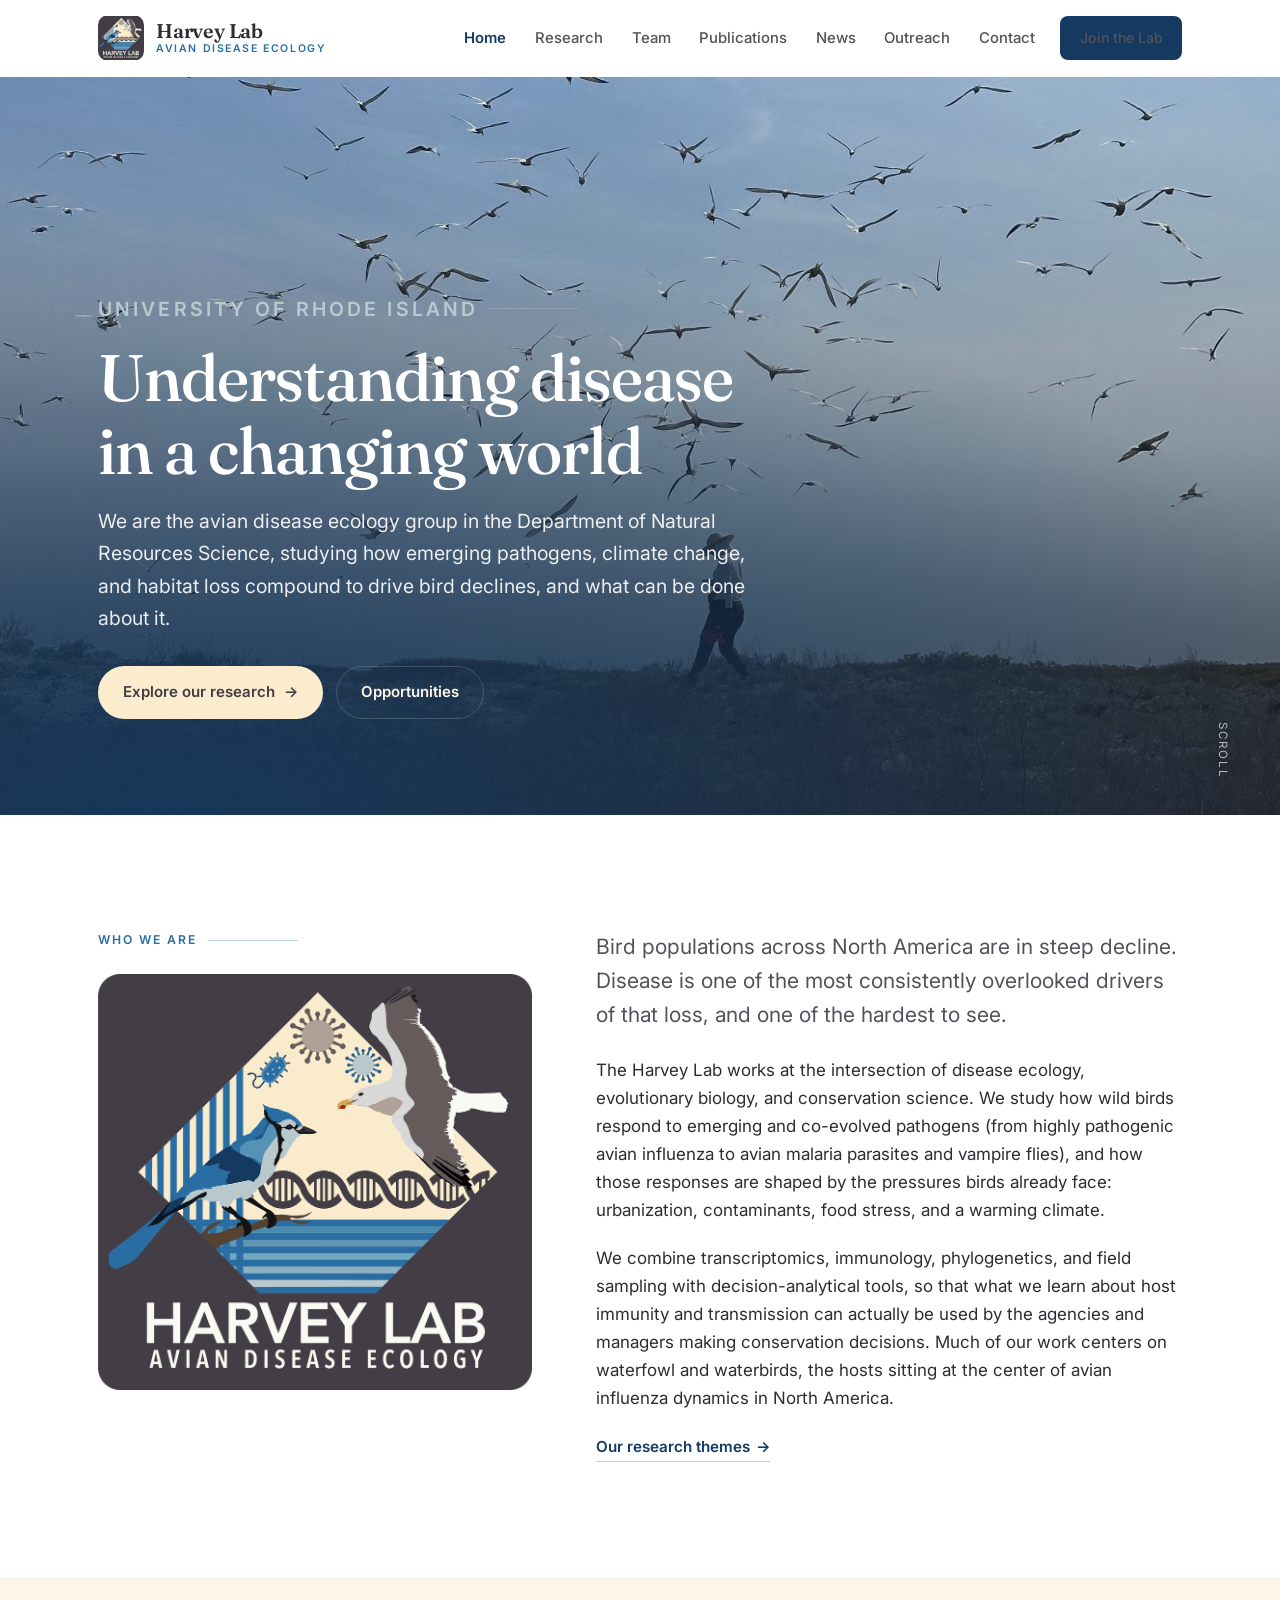
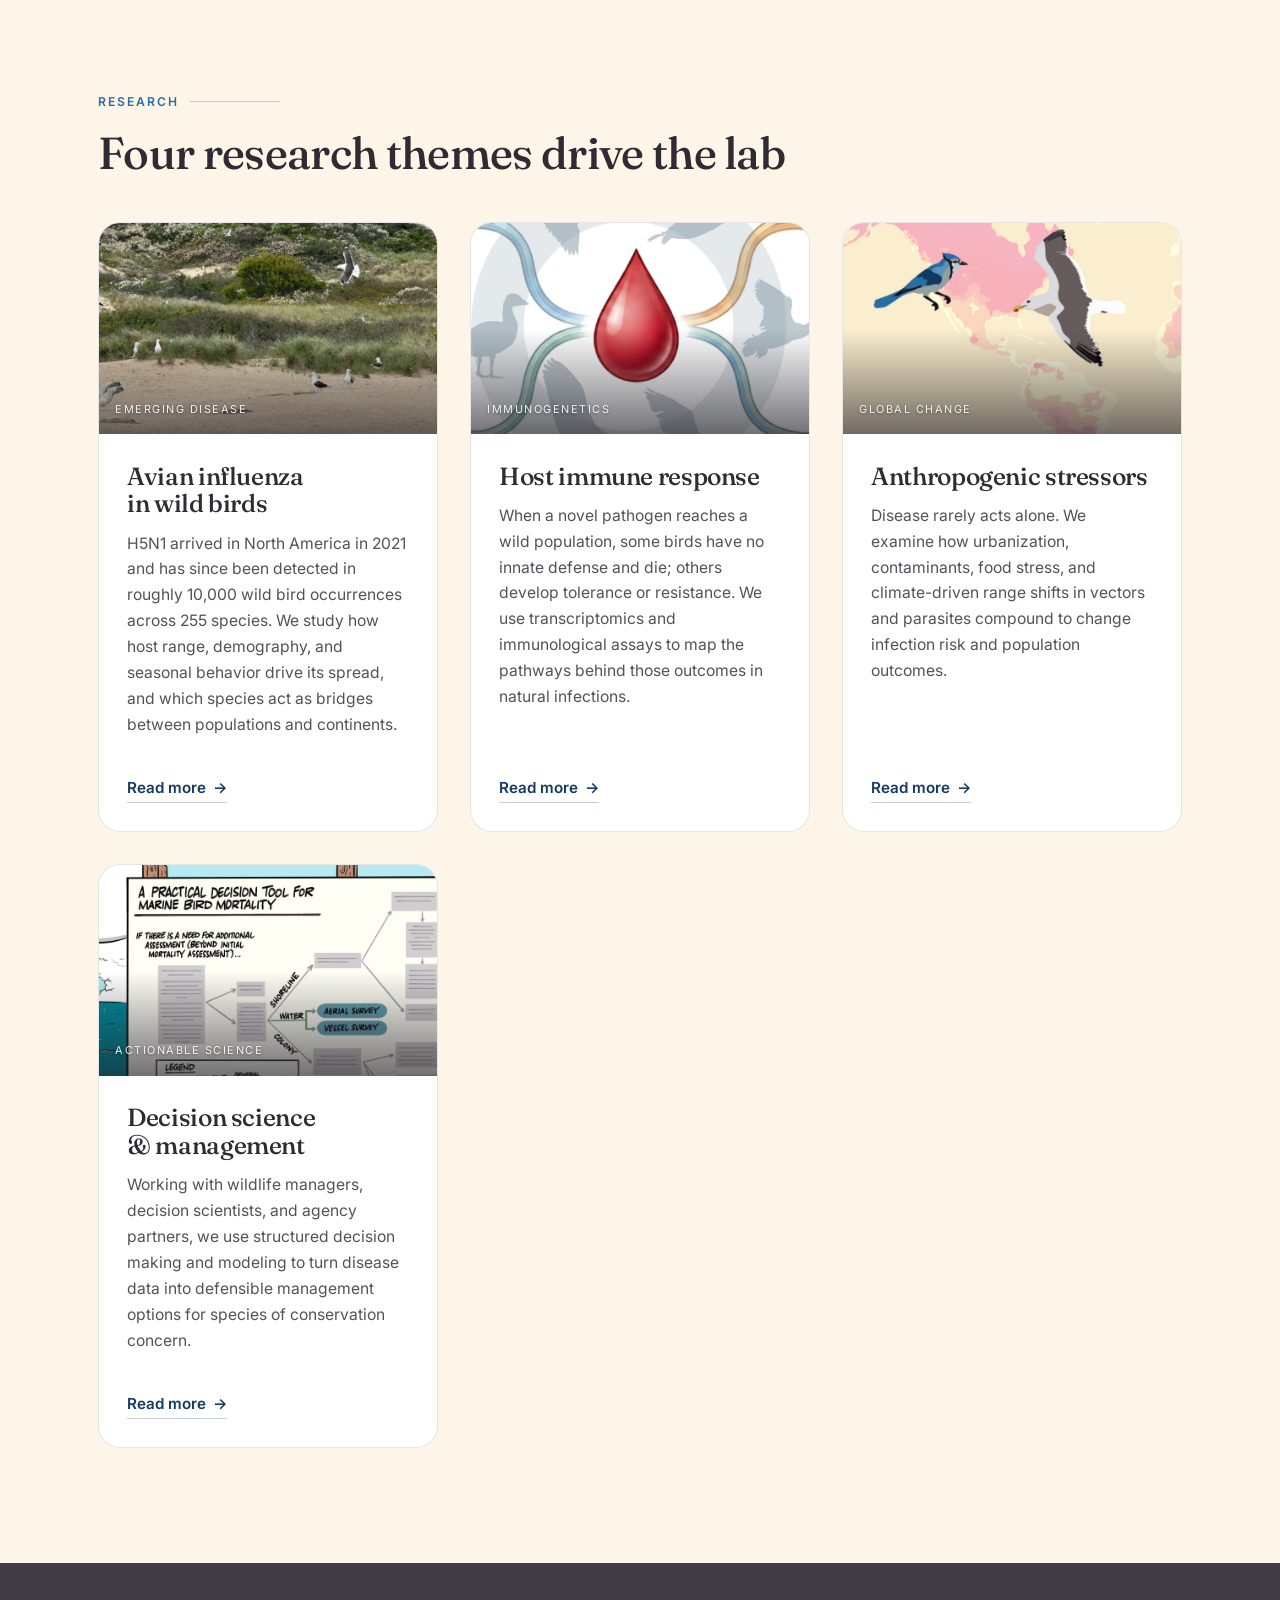
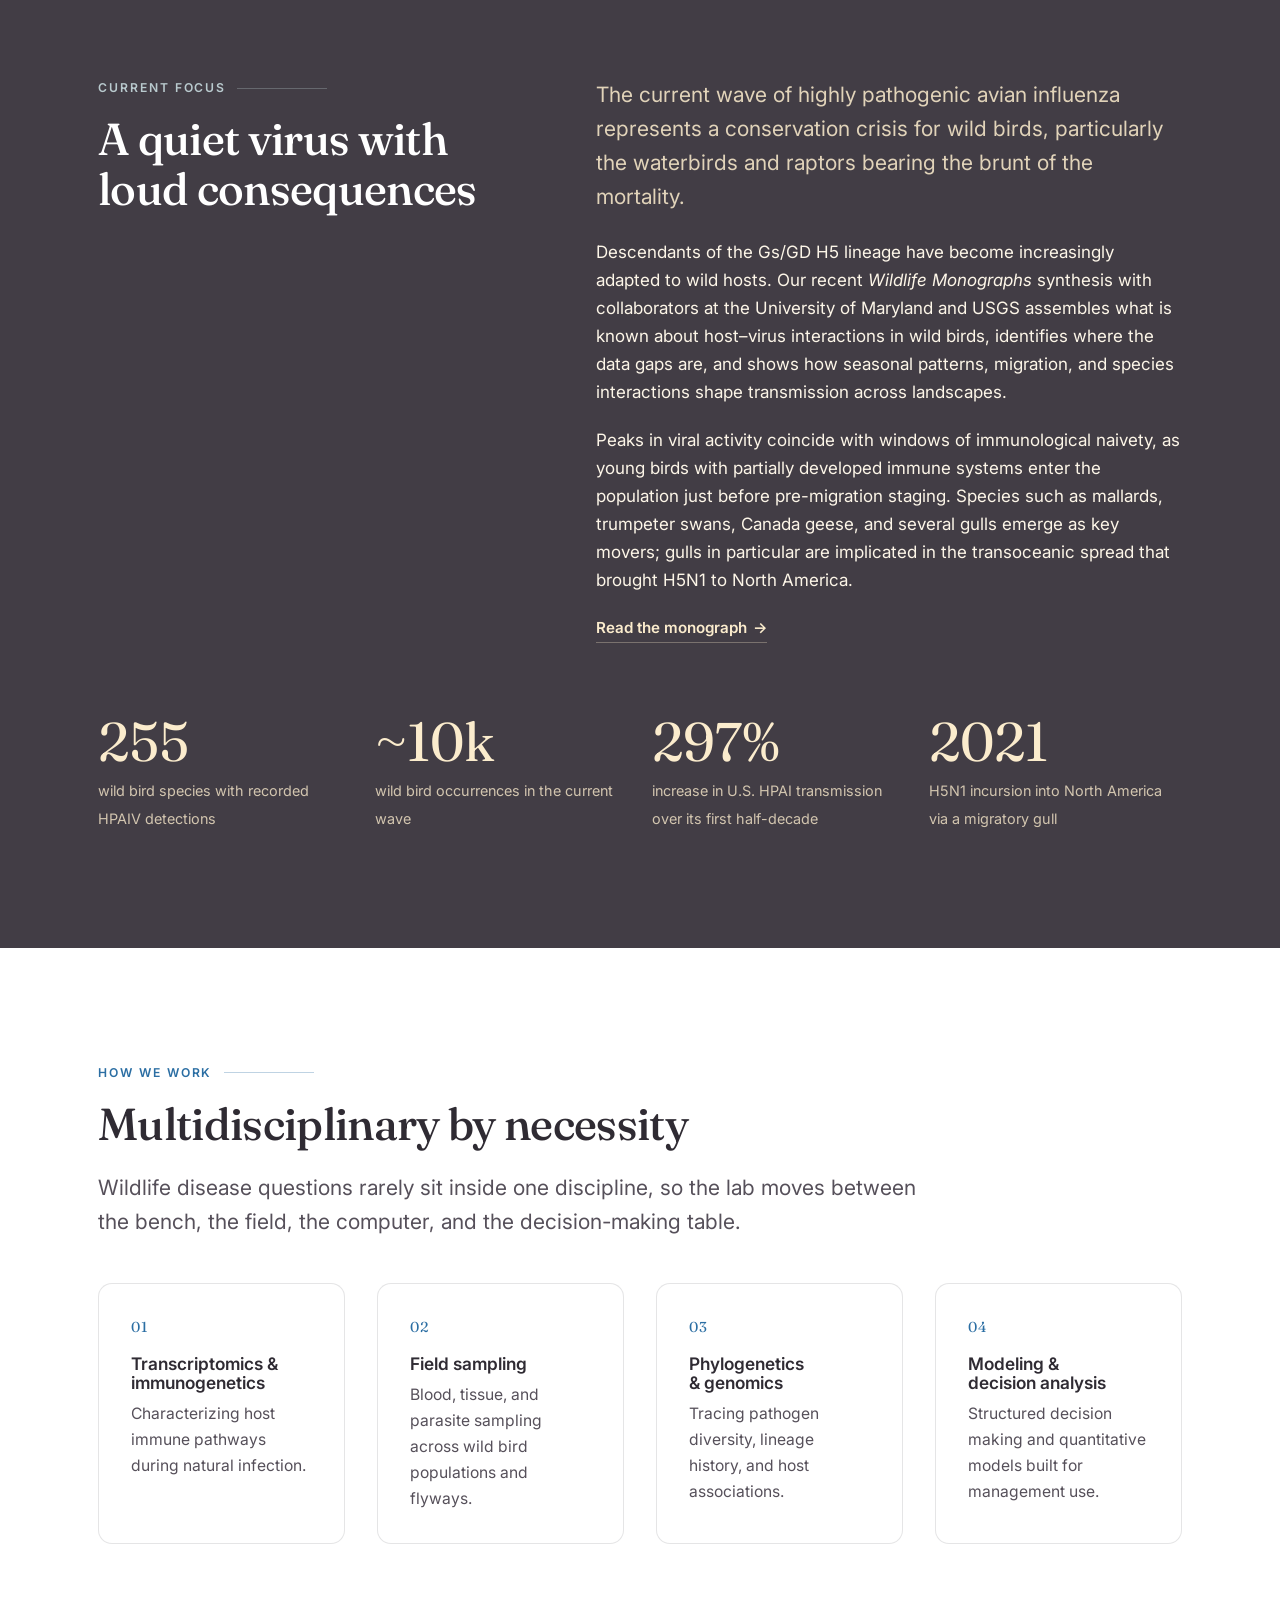
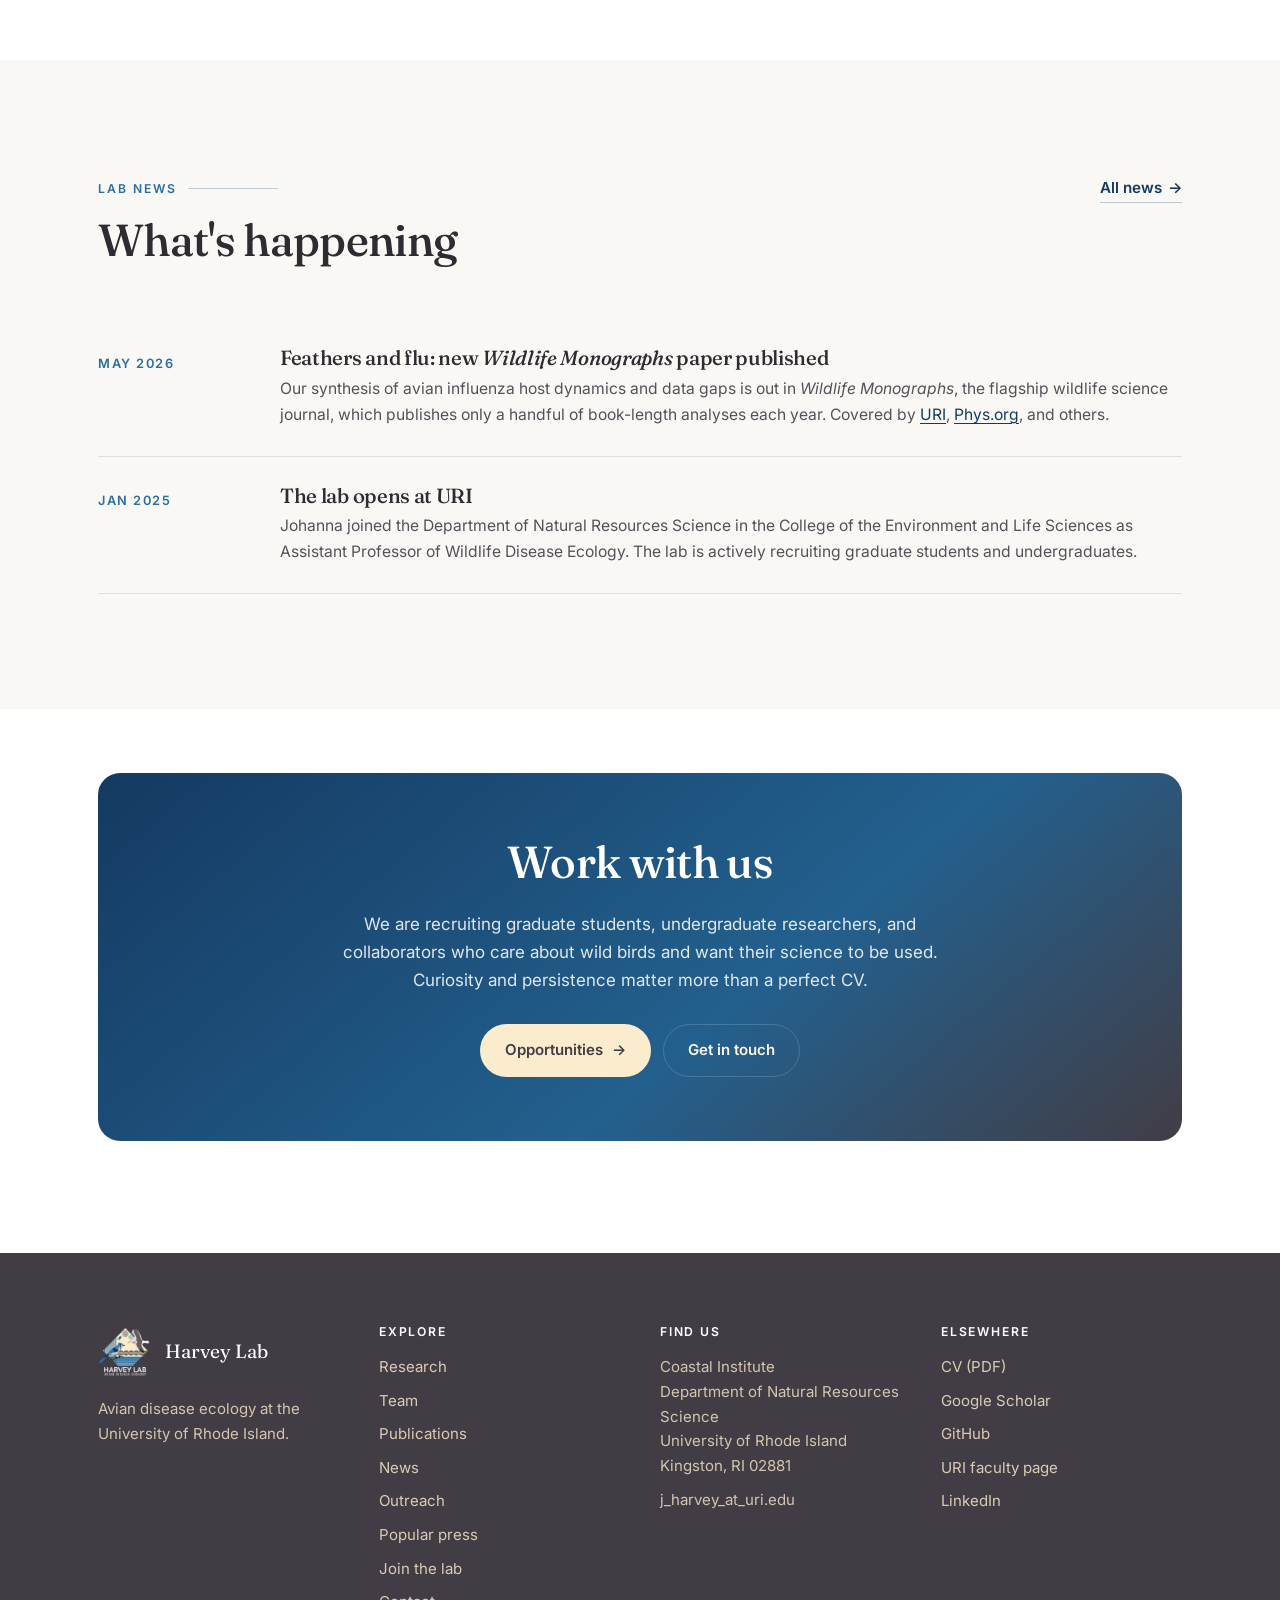
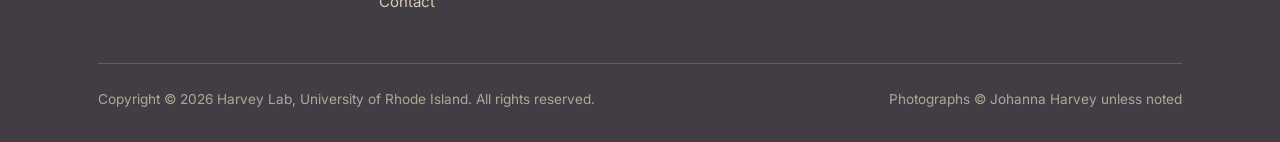
<file: index.html>
<!DOCTYPE html>
<html lang="en">
<head>
<meta charset="utf-8">
<meta name="viewport" content="width=device-width, initial-scale=1">
<title>Harvey Lab: Avian Disease Ecology | University of Rhode Island</title>
<meta name="description" content="The Harvey Lab at the University of Rhode Island studies wildlife disease ecology, immunogenetics, and conservation science in wild birds, with a focus on highly pathogenic avian influenza in waterfowl and waterbirds.">
<meta property="og:title" content="Harvey Lab: Avian Disease Ecology">
<meta property="og:description" content="Wildlife disease ecology, immunogenetics, and actionable conservation science at the University of Rhode Island.">
<meta property="og:type" content="website">
<meta property="og:image" content="https://aviandiseaselab.com/assets/img/logo-512.png">
<link rel="canonical" href="https://aviandiseaselab.com/">
<meta property="og:url" content="https://aviandiseaselab.com/">
<meta property="og:site_name" content="Harvey Lab">
<meta name="twitter:card" content="summary_large_image">
<link rel="icon" href="assets/img/logo-512.png">
<link rel="preconnect" href="https://fonts.googleapis.com">
<link rel="preconnect" href="https://fonts.gstatic.com" crossorigin>
<link href="https://fonts.googleapis.com/css2?family=Fraunces:opsz,wght@9..144,400;9..144,500;9..144,600&family=Inter:wght@400;500;600&display=swap" rel="stylesheet">
<link rel="stylesheet" href="assets/css/site.css">
</head>
<body>
<a class="skip-link" href="#main">Skip to content</a>

<!-- ===== HEADER (identical on every page; edit all pages if you change it) ===== -->
<header class="site-header">
  <div class="wrap site-header__inner">
    <a class="brand" href="index.html">
      <img src="assets/img/logo-512.png" alt="Harvey Lab logo">
      <span class="brand__text">
        <span class="brand__name">Harvey Lab</span>
        <span class="brand__sub">Avian Disease Ecology</span>
      </span>
    </a>
    <button class="nav-toggle" type="button" aria-expanded="false" aria-controls="primary-nav" aria-label="Menu"><span></span></button>
    <nav class="nav" id="primary-nav" aria-label="Primary">
      <a href="index.html" class="is-active">Home</a>
      <a href="research.html">Research</a>
      <a href="team.html">Team</a>
      <a href="publications.html">Publications</a>
      <a href="news.html">News</a>
      <a href="outreach.html">Outreach</a>
      <a href="contact.html">Contact</a>
      <a href="join.html" class="btn btn--primary">Join the Lab</a>
    </nav>
  </div>
</header>

<main id="main">

  <!-- ===== HERO ===== -->
  <section class="hero">
    <div class="hero__media" aria-hidden="true"></div>
    <div class="wrap hero__inner">
      <p class="eyebrow" style="color:#b9cace">University of Rhode Island</p>
      <h1>
        <span class="hero__rotator" data-rotate='["Understanding disease in a changing world","Tracking bird flu across the flyways","Why some birds survive and others don&#39;t","Turning disease science into conservation action"]'>
          <span>Understanding disease in a changing world</span>
        </span>
      </h1>
      <p>We are the avian disease ecology group in the Department of Natural Resources Science, studying how emerging pathogens, climate change, and habitat loss compound to drive bird declines, and what can be done about it.</p>
      <div class="hero__actions">
        <a class="btn btn--light" href="research.html">Explore our research <span class="arrow">&rarr;</span></a>
        <a class="btn btn--outline-light" href="join.html">Opportunities</a>
      </div>
    </div>
    <a class="hero__scroll" href="#intro">Scroll</a>
  </section>

  <!-- ===== INTRO ===== -->
  <section class="section" id="intro">
    <div class="wrap">
      <div class="split split--mark">
        <div>
          <p class="eyebrow">Who we are</p>
          <img class="section-mark" src="assets/img/logo-900.png" width="900" height="863" loading="lazy"
               alt="Harvey Lab logo: a blue jay perched on a branch and a gull in flight flanking a DNA double helix, with virus and bacteria particles above.">
        </div>
        <div class="stack">
          <p class="lede">Bird populations across North America are in steep decline. Disease is one of the most consistently overlooked drivers of that loss, and one of the hardest to see.</p>
          <p>The Harvey Lab works at the intersection of disease ecology, evolutionary biology, and conservation science. We study how wild birds respond to emerging and co-evolved pathogens (from highly pathogenic avian influenza to avian malaria parasites and vampire flies), and how those responses are shaped by the pressures birds already face: urbanization, contaminants, food stress, and a warming climate.</p>
          <p>We combine transcriptomics, immunology, phylogenetics, and field sampling with decision-analytical tools, so that what we learn about host immunity and transmission can actually be used by the agencies and managers making conservation decisions. Much of our work centers on waterfowl and waterbirds, the hosts sitting at the center of avian influenza dynamics in North America.</p>
          <p><a class="link-arrow" href="research.html">Our research themes <span aria-hidden="true">&rarr;</span></a></p>
        </div>
      </div>
    </div>
  </section>

  <!-- ===== RESEARCH THEMES ===== -->
  <section class="section section--cream">
    <div class="wrap">
      <p class="eyebrow">Research</p>
      <h2 style="max-width:24ch">Four research themes drive the lab</h2>
      <div class="grid grid--2" style="margin-top:2.75rem">

        <article class="theme reveal">
          <div class="theme__img" style="background-image:url('assets/img/research-influenza.jpg')"><span>Emerging disease</span></div>
          <div class="theme__body">
            <h3>Avian influenza in wild birds</h3>
            <p>H5N1 arrived in North America in 2021 and has since been detected in roughly 10,000 wild bird occurrences across 255 species. We study how host range, demography, and seasonal behavior drive its spread, and which species act as bridges between populations and continents.</p>
            <a class="link-arrow" href="research.html#influenza">Read more <span aria-hidden="true">&rarr;</span></a>
          </div>
        </article>

        <article class="theme reveal">
          <div class="theme__img" style="background-image:url('assets/img/card-immune.jpg')"><span>Immunogenetics</span></div>
          <div class="theme__body">
            <h3>Host immune response</h3>
            <p>When a novel pathogen reaches a wild population, some birds have no innate defense and die; others develop tolerance or resistance. We use transcriptomics and immunological assays to map the pathways behind those outcomes in natural infections.</p>
            <a class="link-arrow" href="research.html#immunity">Read more <span aria-hidden="true">&rarr;</span></a>
          </div>
        </article>

        <article class="theme reveal">
          <div class="theme__img" style="background-image:url('assets/img/card-stressors.jpg')"><span>Global change</span></div>
          <div class="theme__body">
            <h3>Anthropogenic stressors</h3>
            <p>Disease rarely acts alone. We examine how urbanization, contaminants, food stress, and climate-driven range shifts in vectors and parasites compound to change infection risk and population outcomes.</p>
            <a class="link-arrow" href="research.html#stressors">Read more <span aria-hidden="true">&rarr;</span></a>
          </div>
        </article>

        <article class="theme reveal">
          <div class="theme__img" style="background-image:url('assets/img/card-decision.jpg')"><span>Actionable science</span></div>
          <div class="theme__body">
            <h3>Decision science &amp; management</h3>
            <p>Working with wildlife managers, decision scientists, and agency partners, we use structured decision making and modeling to turn disease data into defensible management options for species of conservation concern.</p>
            <a class="link-arrow" href="research.html#decision">Read more <span aria-hidden="true">&rarr;</span></a>
          </div>
        </article>

      </div>
    </div>
  </section>

  <!-- ===== CURRENT FOCUS ===== -->
  <section class="section section--dark">
    <div class="wrap">
      <div class="split">
        <div>
          <p class="eyebrow">Current focus</p>
          <h2>A quiet virus with loud consequences</h2>
        </div>
        <div class="stack">
          <p class="lede">The current wave of highly pathogenic avian influenza represents a conservation crisis for wild birds, particularly the waterbirds and raptors bearing the brunt of the mortality.</p>
          <p>Descendants of the Gs/GD H5 lineage have become increasingly adapted to wild hosts. Our recent <em>Wildlife Monographs</em> synthesis with collaborators at the University of Maryland and USGS assembles what is known about host–virus interactions in wild birds, identifies where the data gaps are, and shows how seasonal patterns, migration, and species interactions shape transmission across landscapes.</p>
          <p>Peaks in viral activity coincide with windows of immunological naivety, as young birds with partially developed immune systems enter the population just before pre-migration staging. Species such as mallards, trumpeter swans, Canada geese, and several gulls emerge as key movers; gulls in particular are implicated in the transoceanic spread that brought H5N1 to North America.</p>
          <p><a class="link-arrow" style="color:#fbeccd;border-color:rgba(251,236,205,.3)" href="https://doi.org/10.1002/wmon.70015" target="_blank" rel="noopener">Read the monograph <span aria-hidden="true">&rarr;</span></a></p>
        </div>
      </div>

      <div class="stats" style="margin-top:clamp(3rem,6vw,4.5rem)">
        <div class="stat reveal"><span class="stat__num">255</span><span class="stat__label">wild bird species with recorded HPAIV detections</span></div>
        <div class="stat reveal"><span class="stat__num">~10k</span><span class="stat__label">wild bird occurrences in the current wave</span></div>
        <div class="stat reveal"><span class="stat__num">297%</span><span class="stat__label">increase in U.S. HPAI transmission over its first half-decade</span></div>
        <div class="stat reveal"><span class="stat__num">2021</span><span class="stat__label">H5N1 incursion into North America via a migratory gull</span></div>
      </div>
    </div>
  </section>

  <!-- ===== APPROACH ===== -->
  <section class="section">
    <div class="wrap">
      <p class="eyebrow">How we work</p>
      <h2 style="max-width:24ch">Multidisciplinary by necessity</h2>
      <p class="lede" style="max-width:65ch">Wildlife disease questions rarely sit inside one discipline, so the lab moves between the bench, the field, the computer, and the decision-making table.</p>
      <div class="grid grid--4" style="margin-top:2.75rem">
        <div class="card reveal"><span class="card__num">01</span><h4>Transcriptomics &amp; immunogenetics</h4><p>Characterizing host immune pathways during natural infection.</p></div>
        <div class="card reveal"><span class="card__num">02</span><h4>Field sampling</h4><p>Blood, tissue, and parasite sampling across wild bird populations and flyways.</p></div>
        <div class="card reveal"><span class="card__num">03</span><h4>Phylogenetics &amp; genomics</h4><p>Tracing pathogen diversity, lineage history, and host associations.</p></div>
        <div class="card reveal"><span class="card__num">04</span><h4>Modeling &amp; decision analysis</h4><p>Structured decision making and quantitative models built for management use.</p></div>
      </div>
    </div>
  </section>

  <!-- ===== NEWS PREVIEW ===== -->
  <section class="section section--paper">
    <div class="wrap">
      <div style="display:flex;flex-wrap:wrap;gap:1rem;align-items:baseline;justify-content:space-between">
        <div><p class="eyebrow">Lab news</p><h2>What's happening</h2></div>
        <a class="link-arrow" href="news.html">All news <span aria-hidden="true">&rarr;</span></a>
      </div>
      <div style="margin-top:2rem">
        <article class="news-item reveal">
          <div class="news-item__date">May 2026</div>
          <div>
            <h3>Feathers and flu: new <em>Wildlife Monographs</em> paper published</h3>
            <p>Our synthesis of avian influenza host dynamics and data gaps is out in <em>Wildlife Monographs</em>, the flagship wildlife science journal, which publishes only a handful of book-length analyses each year. Covered by <a href="https://www.uri.edu/news/2026/05/of-feathers-and-flu-identifying-data-gaps-in-bird-flu-host-dynamics-to-help-conserve-vulnerable-species/" target="_blank" rel="noopener">URI</a>, <a href="https://phys.org/news/2026-05-susceptibility-transmission-circulating-avian-influenza.html" target="_blank" rel="noopener">Phys.org</a>, and others.</p>
          </div>
        </article>
        <article class="news-item reveal">
          <div class="news-item__date">Jan 2025</div>
          <div>
            <h3>The lab opens at URI</h3>
            <p>Johanna joined the Department of Natural Resources Science in the College of the Environment and Life Sciences as Assistant Professor of Wildlife Disease Ecology. The lab is actively recruiting graduate students and undergraduates.</p>
          </div>
        </article>
      </div>
    </div>
  </section>

  <!-- ===== CTA ===== -->
  <section class="section--tight" style="padding-bottom:clamp(4rem,9vw,7rem)">
    <div class="wrap">
      <div class="cta reveal">
        <h2>Work with us</h2>
        <p>We are recruiting graduate students, undergraduate researchers, and collaborators who care about wild birds and want their science to be used. Curiosity and persistence matter more than a perfect CV.</p>
        <div class="cta__actions">
          <a class="btn btn--light" href="join.html">Opportunities <span class="arrow">&rarr;</span></a>
          <a class="btn btn--outline-light" href="contact.html">Get in touch</a>
        </div>
      </div>
    </div>
  </section>

</main>

<!-- ===== FOOTER (identical on every page) ===== -->
<footer class="site-footer">
  <div class="wrap">
    <div class="footer-grid">
      <div>
        <div class="footer-brand">
          <img src="assets/img/logo-512.png" alt="">
          <span>Harvey Lab</span>
        </div>
        <p style="font-size:.94rem;max-width:30ch">Avian disease ecology at the University of Rhode Island.</p>
      </div>
      <div>
        <h4>Explore</h4>
        <ul>
          <li><a href="research.html">Research</a></li>
          <li><a href="team.html">Team</a></li>
          <li><a href="publications.html">Publications</a></li>
          <li><a href="news.html">News</a></li>
          <li><a href="outreach.html">Outreach</a></li>
          <li><a href="press.html">Popular press</a></li>
          <li><a href="join.html">Join the lab</a></li>
          <li><a href="contact.html">Contact</a></li>
        </ul>
      </div>
      <div>
        <h4>Find us</h4>
        <ul>
          <li>Coastal Institute<br>Department of Natural Resources Science<br>University of Rhode Island<br>Kingston, RI 02881</li>
          <li><a class="email" data-u="j_harvey" data-d="uri.edu">j_harvey_at_uri.edu</a></li>
        </ul>
      </div>
      <div>
        <h4>Elsewhere</h4>
        <ul>
          <li><a href="assets/files/Harvey_CV.pdf">CV (PDF)</a></li>
          <li><a href="https://scholar.google.com/citations?user=3MKj6IIAAAAJ&amp;hl=en" target="_blank" rel="noopener">Google Scholar</a></li>
          <li><a href="https://github.com/JAHarvey" target="_blank" rel="noopener">GitHub</a></li>
          <li><a href="https://web.uri.edu/nrs/meet/johanna-harvey/" target="_blank" rel="noopener">URI faculty page</a></li>
          <li><a href="https://www.linkedin.com/in/johanna-harvey-0255771bb/" target="_blank" rel="noopener">LinkedIn</a></li>
        </ul>
      </div>
    </div>
    <div class="footer-bottom">
      <span>Copyright &copy; <span data-year>2026</span> Harvey Lab, University of Rhode Island. All rights reserved.</span>
      <span>Photographs &copy; Johanna Harvey unless noted</span>
    </div>
  </div>
</footer>

<script src="assets/js/site.js"></script>
</body>
</html>
</file>
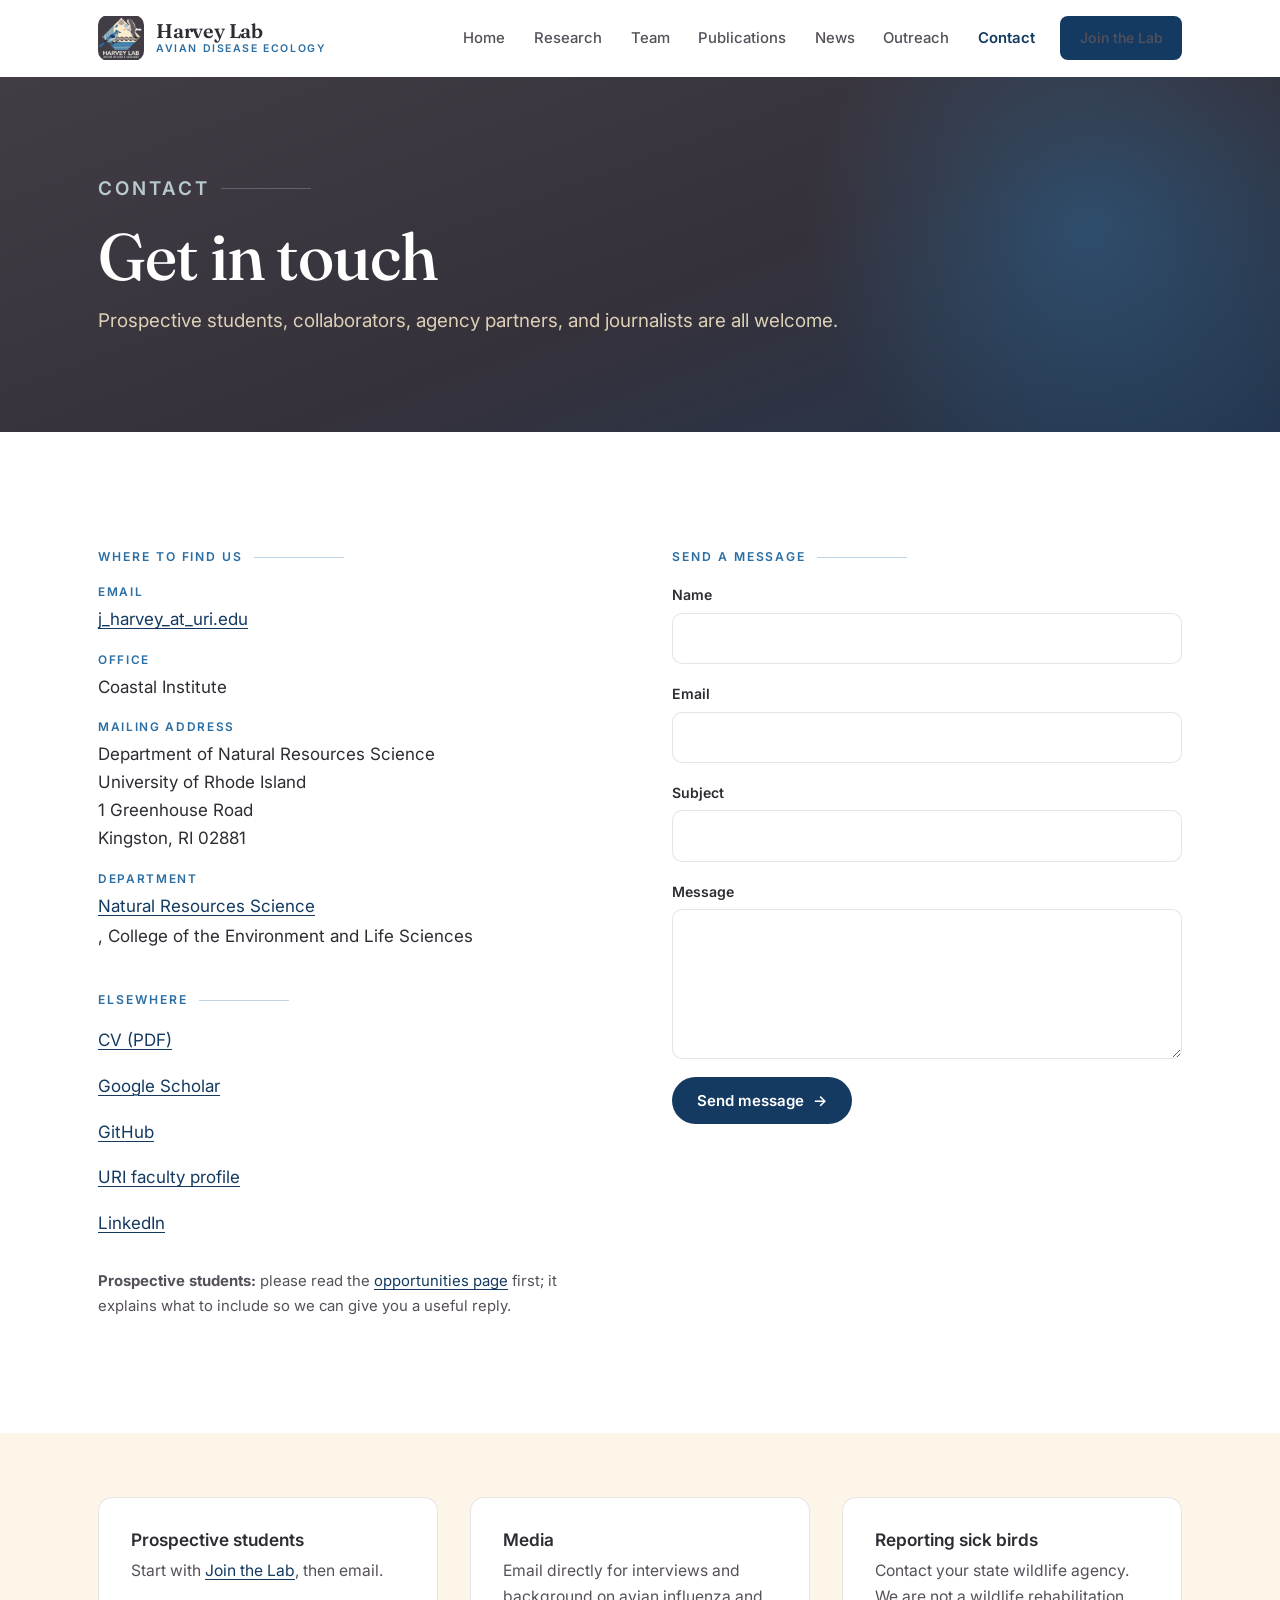
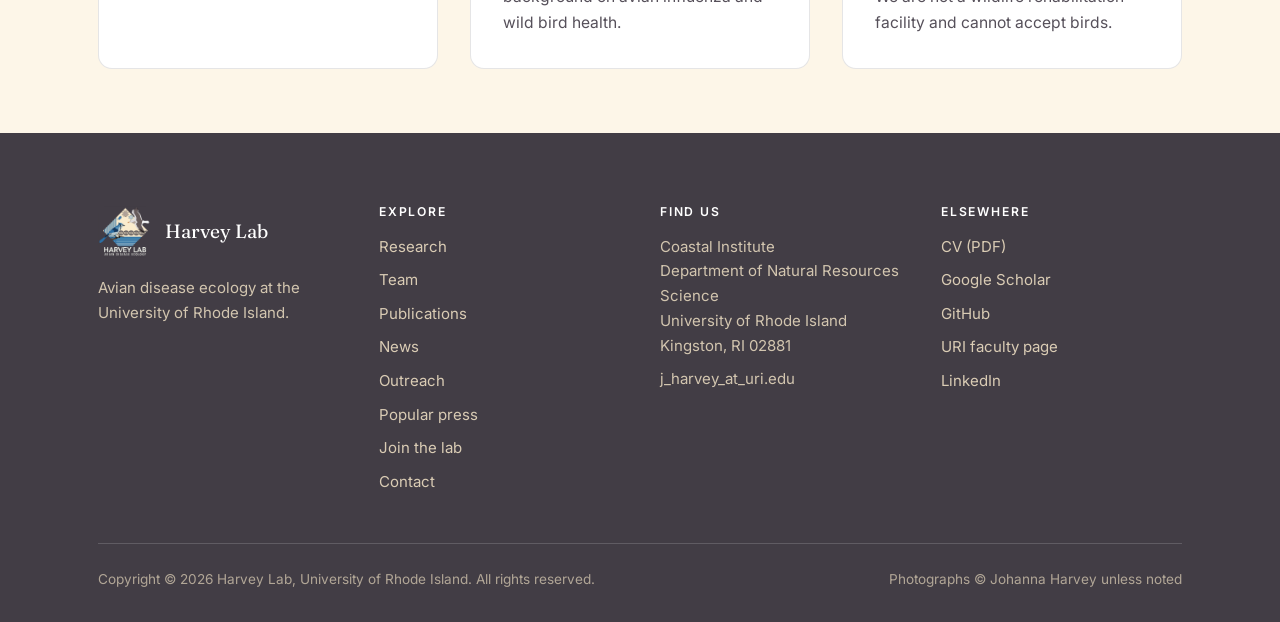
<file: contact.html>
<!DOCTYPE html>
<html lang="en">
<head>
<meta charset="utf-8">
<meta name="viewport" content="width=device-width, initial-scale=1">
<title>Contact | Harvey Lab</title>
<meta name="description" content="Contact the Harvey Lab at the University of Rhode Island: Department of Natural Resources Science, Coastal Institute, Kingston RI.">
<meta property="og:title" content="Contact | Harvey Lab">
<meta property="og:description" content="Contact the Harvey Lab at the University of Rhode Island: Department of Natural Resources Science, Coastal Institute, Kingston RI.">
<meta property="og:type" content="website">
<meta property="og:image" content="https://aviandiseaselab.com/assets/img/logo-512.png">
<link rel="canonical" href="https://aviandiseaselab.com/contact">
<meta property="og:url" content="https://aviandiseaselab.com/contact">
<meta property="og:site_name" content="Harvey Lab">
<meta name="twitter:card" content="summary_large_image">
<link rel="icon" href="assets/img/logo-512.png">
<link rel="preconnect" href="https://fonts.googleapis.com">
<link rel="preconnect" href="https://fonts.gstatic.com" crossorigin>
<link href="https://fonts.googleapis.com/css2?family=Fraunces:opsz,wght@9..144,400;9..144,500;9..144,600&family=Inter:wght@400;500;600&display=swap" rel="stylesheet">
<link rel="stylesheet" href="assets/css/site.css">
</head>
<body>
<a class="skip-link" href="#main">Skip to content</a>

<!-- ===== HEADER (identical on every page; edit all pages if you change it) ===== -->
<header class="site-header">
  <div class="wrap site-header__inner">
    <a class="brand" href="index.html">
      <img src="assets/img/logo-512.png" alt="Harvey Lab logo">
      <span class="brand__text">
        <span class="brand__name">Harvey Lab</span>
        <span class="brand__sub">Avian Disease Ecology</span>
      </span>
    </a>
    <button class="nav-toggle" type="button" aria-expanded="false" aria-controls="primary-nav" aria-label="Menu"><span></span></button>
    <nav class="nav" id="primary-nav" aria-label="Primary">
      <a href="index.html">Home</a>
      <a href="research.html">Research</a>
      <a href="team.html">Team</a>
      <a href="publications.html">Publications</a>
      <a href="news.html">News</a>
      <a href="outreach.html">Outreach</a>
      <a href="contact.html" class="is-active">Contact</a>
      <a href="join.html" class="btn btn--primary">Join the Lab</a>
    </nav>
  </div>
</header>

<main id="main">
  <section class="page-head">
    <div class="wrap page-head__inner">
      <p class="eyebrow">Contact</p>
      <h1>Get in touch</h1>
      <p>Prospective students, collaborators, agency partners, and journalists are all welcome.</p>
    </div>
  </section>

  <section class="section">
    <div class="wrap">
      <div class="split split--even">
        <div class="stack">
          <p class="eyebrow">Where to find us</p>
          <ul class="contact-list">
            <li><span class="label">Email</span><a class="email" data-u="j_harvey" data-d="uri.edu">j_harvey_at_uri.edu</a></li>
            <li><span class="label">Office</span>Coastal Institute</li>
            <li><span class="label">Mailing address</span>Department of Natural Resources Science<br>University of Rhode Island<br>1 Greenhouse Road<br>Kingston, RI 02881</li>
            <li><span class="label">Department</span><a href="https://web.uri.edu/nrs/" target="_blank" rel="noopener">Natural Resources Science</a>, College of the Environment and Life Sciences</li>
          </ul>

          <p class="eyebrow" style="margin-top:2.5rem">Elsewhere</p>
          <ul class="contact-list">
            <li><a href="assets/files/Harvey_CV.pdf">CV (PDF)</a></li>
          <li><a href="https://scholar.google.com/citations?user=3MKj6IIAAAAJ&amp;hl=en" target="_blank" rel="noopener">Google Scholar</a></li>
            <li><a href="https://github.com/JAHarvey" target="_blank" rel="noopener">GitHub</a></li>
            <li><a href="https://web.uri.edu/nrs/meet/johanna-harvey/" target="_blank" rel="noopener">URI faculty profile</a></li>
            <li><a href="https://www.linkedin.com/in/johanna-harvey-0255771bb/" target="_blank" rel="noopener">LinkedIn</a></li>
          </ul>

          <p class="muted" style="font-size:.93rem;margin-top:2rem"><strong>Prospective students:</strong> please read the <a href="join.html">opportunities page</a> first; it explains what to include so we can give you a useful reply.</p>
        </div>

        <div>
          <p class="eyebrow">Send a message</p>
          <!-- Netlify Forms: works automatically once deployed to Netlify. No backend needed. -->
          <form name="contact" method="POST" data-netlify="true" netlify-honeypot="bot-field">
            <input type="hidden" name="form-name" value="contact">
            <p class="visually-hidden"><label>Leave this empty: <input name="bot-field"></label></p>
            <div class="form-field">
              <label for="name">Name</label>
              <input id="name" name="name" type="text" required>
            </div>
            <div class="form-field">
              <label for="email">Email</label>
              <input id="email" name="email" type="email" required>
            </div>
            <div class="form-field">
              <label for="subject">Subject</label>
              <input id="subject" name="subject" type="text">
            </div>
            <div class="form-field">
              <label for="message">Message</label>
              <textarea id="message" name="message" required></textarea>
            </div>
            <button class="btn btn--primary" type="submit">Send message <span class="arrow">&rarr;</span></button>
          </form>
        </div>
      </div>
    </div>
  </section>

  <section class="section section--cream section--tight">
    <div class="wrap">
      <div class="grid grid--3">
        <div class="card"><h4>Prospective students</h4><p>Start with <a href="join.html">Join the Lab</a>, then email.</p></div>
        <div class="card"><h4>Media</h4><p>Email directly for interviews and background on avian influenza and wild bird health.</p></div>
        <div class="card"><h4>Reporting sick birds</h4><p>Contact your state wildlife agency. We are not a wildlife rehabilitation facility and cannot accept birds.</p></div>
      </div>
    </div>
  </section>

</main>

<!-- ===== FOOTER (identical on every page) ===== -->
<footer class="site-footer">
  <div class="wrap">
    <div class="footer-grid">
      <div>
        <div class="footer-brand">
          <img src="assets/img/logo-512.png" alt="">
          <span>Harvey Lab</span>
        </div>
        <p style="font-size:.94rem;max-width:30ch">Avian disease ecology at the University of Rhode Island.</p>
      </div>
      <div>
        <h4>Explore</h4>
        <ul>
          <li><a href="research.html">Research</a></li>
          <li><a href="team.html">Team</a></li>
          <li><a href="publications.html">Publications</a></li>
          <li><a href="news.html">News</a></li>
          <li><a href="outreach.html">Outreach</a></li>
          <li><a href="press.html">Popular press</a></li>
          <li><a href="join.html">Join the lab</a></li>
          <li><a href="contact.html">Contact</a></li>
        </ul>
      </div>
      <div>
        <h4>Find us</h4>
        <ul>
          <li>Coastal Institute<br>Department of Natural Resources Science<br>University of Rhode Island<br>Kingston, RI 02881</li>
          <li><a class="email" data-u="j_harvey" data-d="uri.edu">j_harvey_at_uri.edu</a></li>
        </ul>
      </div>
      <div>
        <h4>Elsewhere</h4>
        <ul>
          <li><a href="assets/files/Harvey_CV.pdf">CV (PDF)</a></li>
          <li><a href="https://scholar.google.com/citations?user=3MKj6IIAAAAJ&amp;hl=en" target="_blank" rel="noopener">Google Scholar</a></li>
          <li><a href="https://github.com/JAHarvey" target="_blank" rel="noopener">GitHub</a></li>
          <li><a href="https://web.uri.edu/nrs/meet/johanna-harvey/" target="_blank" rel="noopener">URI faculty page</a></li>
          <li><a href="https://www.linkedin.com/in/johanna-harvey-0255771bb/" target="_blank" rel="noopener">LinkedIn</a></li>
        </ul>
      </div>
    </div>
    <div class="footer-bottom">
      <span>Copyright &copy; <span data-year>2026</span> Harvey Lab, University of Rhode Island. All rights reserved.</span>
      <span>Photographs &copy; Johanna Harvey unless noted</span>
    </div>
  </div>
</footer>

<script src="assets/js/site.js"></script>
</body>
</html>
</file>
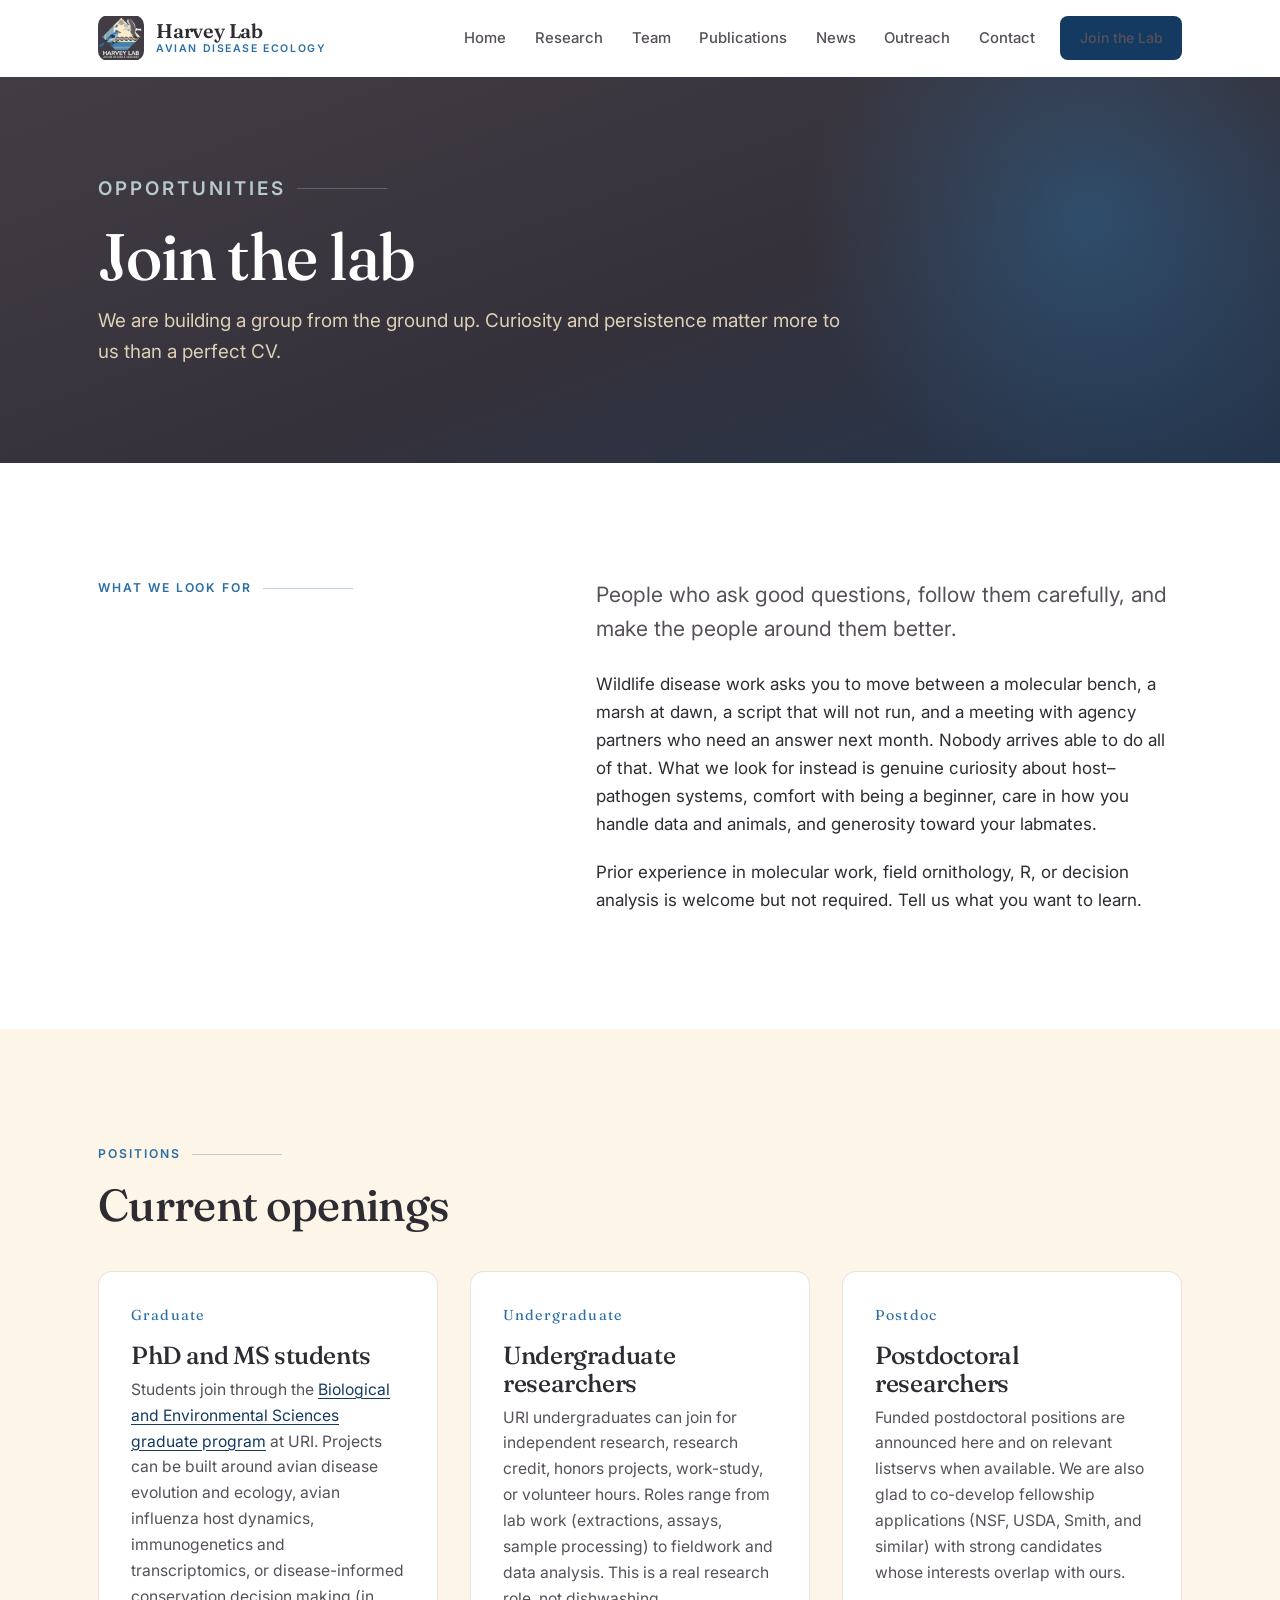
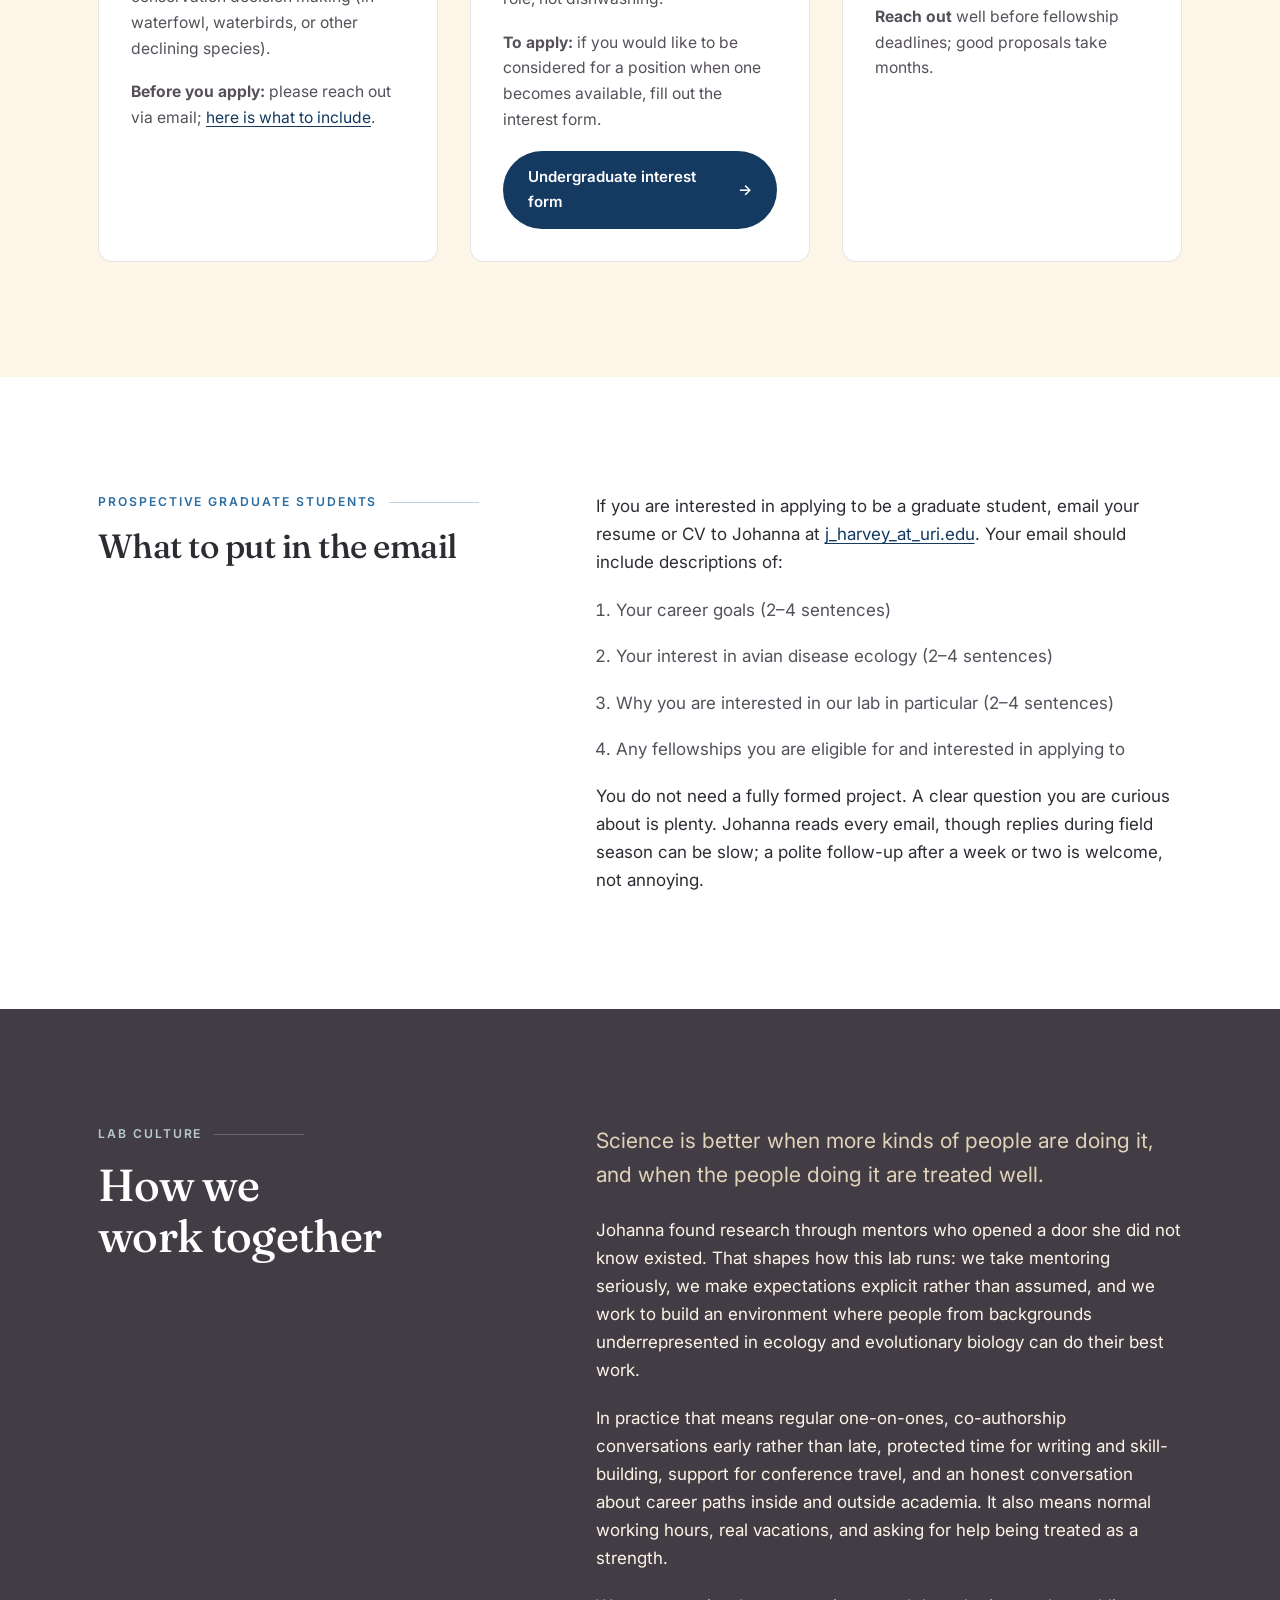
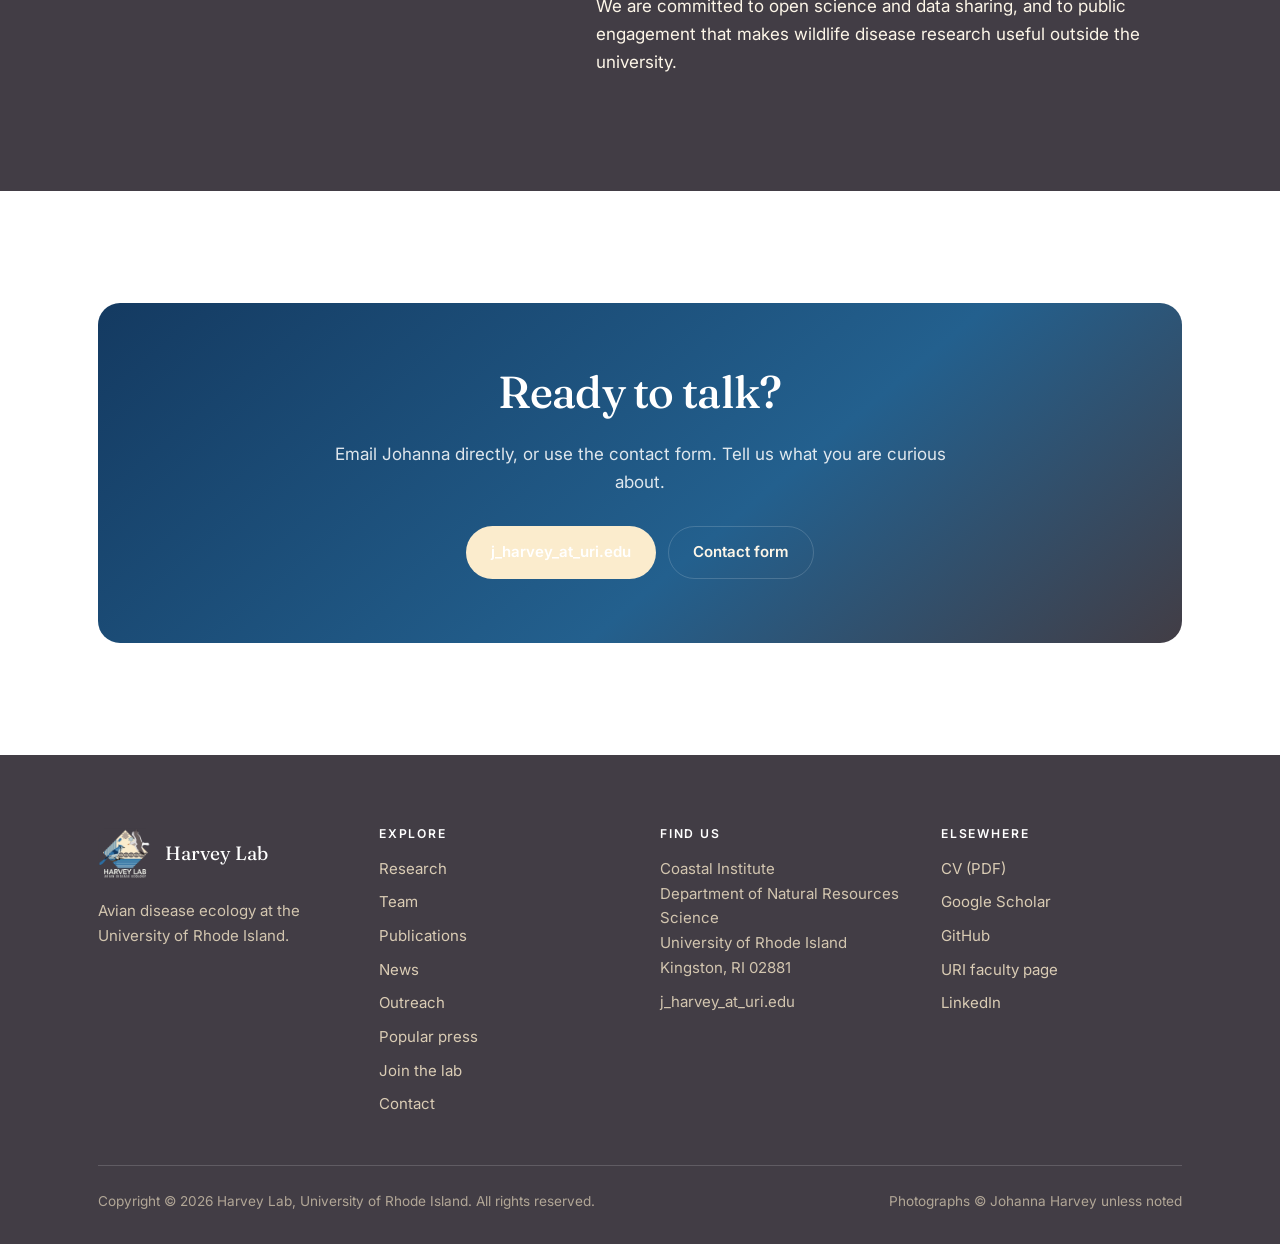
<file: join.html>
<!DOCTYPE html>
<html lang="en">
<head>
<meta charset="utf-8">
<meta name="viewport" content="width=device-width, initial-scale=1">
<title>Join the Lab | Harvey Lab</title>
<meta name="description" content="Graduate, undergraduate, and postdoctoral opportunities in the Harvey Lab, avian disease ecology at the University of Rhode Island.">
<meta property="og:title" content="Join the Lab | Harvey Lab">
<meta property="og:description" content="Graduate, undergraduate, and postdoctoral opportunities in the Harvey Lab, avian disease ecology at the University of Rhode Island.">
<meta property="og:type" content="website">
<meta property="og:image" content="https://aviandiseaselab.com/assets/img/logo-512.png">
<link rel="canonical" href="https://aviandiseaselab.com/join">
<meta property="og:url" content="https://aviandiseaselab.com/join">
<meta property="og:site_name" content="Harvey Lab">
<meta name="twitter:card" content="summary_large_image">
<link rel="icon" href="assets/img/logo-512.png">
<link rel="preconnect" href="https://fonts.googleapis.com">
<link rel="preconnect" href="https://fonts.gstatic.com" crossorigin>
<link href="https://fonts.googleapis.com/css2?family=Fraunces:opsz,wght@9..144,400;9..144,500;9..144,600&family=Inter:wght@400;500;600&display=swap" rel="stylesheet">
<link rel="stylesheet" href="assets/css/site.css">
</head>
<body>
<a class="skip-link" href="#main">Skip to content</a>

<!-- ===== HEADER (identical on every page; edit all pages if you change it) ===== -->
<header class="site-header">
  <div class="wrap site-header__inner">
    <a class="brand" href="index.html">
      <img src="assets/img/logo-512.png" alt="Harvey Lab logo">
      <span class="brand__text">
        <span class="brand__name">Harvey Lab</span>
        <span class="brand__sub">Avian Disease Ecology</span>
      </span>
    </a>
    <button class="nav-toggle" type="button" aria-expanded="false" aria-controls="primary-nav" aria-label="Menu"><span></span></button>
    <nav class="nav" id="primary-nav" aria-label="Primary">
      <a href="index.html">Home</a>
      <a href="research.html">Research</a>
      <a href="team.html">Team</a>
      <a href="publications.html">Publications</a>
      <a href="news.html">News</a>
      <a href="outreach.html">Outreach</a>
      <a href="contact.html">Contact</a>
      <a href="join.html" class="btn btn--primary">Join the Lab</a>
    </nav>
  </div>
</header>

<main id="main">
  <section class="page-head">
    <div class="wrap page-head__inner">
      <p class="eyebrow">Opportunities</p>
      <h1>Join the lab</h1>
      <p>We are building a group from the ground up. Curiosity and persistence matter more to us than a perfect CV.</p>
    </div>
  </section>

  <section class="section">
    <div class="wrap">
      <div class="split">
        <div><p class="eyebrow">What we look for</p></div>
        <div class="stack">
          <p class="lede">People who ask good questions, follow them carefully, and make the people around them better.</p>
          <p>Wildlife disease work asks you to move between a molecular bench, a marsh at dawn, a script that will not run, and a meeting with agency partners who need an answer next month. Nobody arrives able to do all of that. What we look for instead is genuine curiosity about host&ndash;pathogen systems, comfort with being a beginner, care in how you handle data and animals, and generosity toward your labmates.</p>
          <p>Prior experience in molecular work, field ornithology, R, or decision analysis is welcome but not required. Tell us what you want to learn.</p>
        </div>
      </div>
    </div>
  </section>

  <section class="section section--cream">
    <div class="wrap">
      <p class="eyebrow">Positions</p>
      <h2>Current openings</h2>
      <div class="grid grid--3" style="margin-top:2.5rem">

        <article class="card">
          <span class="card__num">Graduate</span>
          <h3>PhD and MS students</h3>
          <p>Students join through the <a href="https://web.uri.edu/cels/academics/bes/" target="_blank" rel="noopener">Biological and Environmental Sciences graduate program</a> at URI. Projects can be built around avian disease evolution and ecology, avian influenza host dynamics, immunogenetics and transcriptomics, or disease-informed conservation decision making (in waterfowl, waterbirds, or other declining species).</p>
          <p style="margin-top:.9rem"><strong>Before you apply:</strong> please reach out via email; <a href="#email">here is what to include</a>.</p>
        </article>

        <article class="card">
          <span class="card__num">Undergraduate</span>
          <h3>Undergraduate researchers</h3>
          <p>URI undergraduates can join for independent research, research credit, honors projects, work-study, or volunteer hours. Roles range from lab work (extractions, assays, sample processing) to fieldwork and data analysis. This is a real research role, not dishwashing.</p>
          <p style="margin-top:.9rem"><strong>To apply:</strong> if you would like to be considered for a position when one becomes available, fill out the interest form.</p>
          <p style="margin-top:1.1rem"><a class="btn btn--primary" href="https://docs.google.com/forms/d/e/1FAIpQLSdU5B9k0k2lYOnmlGCWuczwOmWqXK4Qw4raPWaDjhj9mnHIcQ/viewform" target="_blank" rel="noopener">Undergraduate interest form <span class="arrow">&rarr;</span></a></p>
        </article>

        <article class="card">
          <span class="card__num">Postdoc</span>
          <h3>Postdoctoral researchers</h3>
          <p>Funded postdoctoral positions are announced here and on relevant listservs when available. We are also glad to co-develop fellowship applications (NSF, USDA, Smith, and similar) with strong candidates whose interests overlap with ours.</p>
          <p style="margin-top:.9rem"><strong>Reach out</strong> well before fellowship deadlines; good proposals take months.</p>
        </article>

      </div>
    </div>
  </section>

  <section class="section" id="email">
    <div class="wrap">
      <div class="split">
        <div>
          <p class="eyebrow">Prospective graduate students</p>
          <h2 style="font-size:clamp(1.5rem,2.8vw,2.1rem)">What to put in the email</h2>
        </div>
        <div class="stack">
          <p>If you are interested in applying to be a graduate student, email your resume or CV to Johanna at <a class="email" data-u="j_harvey" data-d="uri.edu">j_harvey_at_uri.edu</a>. Your email should include descriptions of:</p>
          <ol class="stack" style="padding-left:1.3rem;color:var(--charcoal-2)">
            <li>Your career goals (2&ndash;4 sentences)</li>
            <li>Your interest in avian disease ecology (2&ndash;4 sentences)</li>
            <li>Why you are interested in our lab in particular (2&ndash;4 sentences)</li>
            <li>Any fellowships you are eligible for and interested in applying to</li>
          </ol>
          <p>You do not need a fully formed project. A clear question you are curious about is plenty. Johanna reads every email, though replies during field season can be slow; a polite follow-up after a week or two is welcome, not annoying.</p>
        </div>
      </div>
    </div>
  </section>

  <section class="section section--dark">
    <div class="wrap">
      <div class="split">
        <div><p class="eyebrow">Lab culture</p><h2>How we work together</h2></div>
        <div class="stack">
          <p class="lede">Science is better when more kinds of people are doing it, and when the people doing it are treated well.</p>
          <p>Johanna found research through mentors who opened a door she did not know existed. That shapes how this lab runs: we take mentoring seriously, we make expectations explicit rather than assumed, and we work to build an environment where people from backgrounds underrepresented in ecology and evolutionary biology can do their best work.</p>
          <p>In practice that means regular one-on-ones, co-authorship conversations early rather than late, protected time for writing and skill-building, support for conference travel, and an honest conversation about career paths inside and outside academia. It also means normal working hours, real vacations, and asking for help being treated as a strength.</p>
          <p>We are committed to open science and data sharing, and to public engagement that makes wildlife disease research useful outside the university.</p>
        </div>
      </div>
    </div>
  </section>

  <section class="section--tight" style="padding-block:clamp(4rem,9vw,7rem)">
    <div class="wrap">
      <div class="cta">
        <h2>Ready to talk?</h2>
        <p>Email Johanna directly, or use the contact form. Tell us what you are curious about.</p>
        <div class="cta__actions">
          <a class="email btn btn--light" data-u="j_harvey" data-d="uri.edu">j_harvey_at_uri.edu</a>
          <a class="btn btn--outline-light" href="contact.html">Contact form</a>
        </div>
      </div>
    </div>
  </section>

</main>

<!-- ===== FOOTER (identical on every page) ===== -->
<footer class="site-footer">
  <div class="wrap">
    <div class="footer-grid">
      <div>
        <div class="footer-brand">
          <img src="assets/img/logo-512.png" alt="">
          <span>Harvey Lab</span>
        </div>
        <p style="font-size:.94rem;max-width:30ch">Avian disease ecology at the University of Rhode Island.</p>
      </div>
      <div>
        <h4>Explore</h4>
        <ul>
          <li><a href="research.html">Research</a></li>
          <li><a href="team.html">Team</a></li>
          <li><a href="publications.html">Publications</a></li>
          <li><a href="news.html">News</a></li>
          <li><a href="outreach.html">Outreach</a></li>
          <li><a href="press.html">Popular press</a></li>
          <li><a href="join.html">Join the lab</a></li>
          <li><a href="contact.html">Contact</a></li>
        </ul>
      </div>
      <div>
        <h4>Find us</h4>
        <ul>
          <li>Coastal Institute<br>Department of Natural Resources Science<br>University of Rhode Island<br>Kingston, RI 02881</li>
          <li><a class="email" data-u="j_harvey" data-d="uri.edu">j_harvey_at_uri.edu</a></li>
        </ul>
      </div>
      <div>
        <h4>Elsewhere</h4>
        <ul>
          <li><a href="assets/files/Harvey_CV.pdf">CV (PDF)</a></li>
          <li><a href="https://scholar.google.com/citations?user=3MKj6IIAAAAJ&amp;hl=en" target="_blank" rel="noopener">Google Scholar</a></li>
          <li><a href="https://github.com/JAHarvey" target="_blank" rel="noopener">GitHub</a></li>
          <li><a href="https://web.uri.edu/nrs/meet/johanna-harvey/" target="_blank" rel="noopener">URI faculty page</a></li>
          <li><a href="https://www.linkedin.com/in/johanna-harvey-0255771bb/" target="_blank" rel="noopener">LinkedIn</a></li>
        </ul>
      </div>
    </div>
    <div class="footer-bottom">
      <span>Copyright &copy; <span data-year>2026</span> Harvey Lab, University of Rhode Island. All rights reserved.</span>
      <span>Photographs &copy; Johanna Harvey unless noted</span>
    </div>
  </div>
</footer>

<script src="assets/js/site.js"></script>
</body>
</html>
</file>
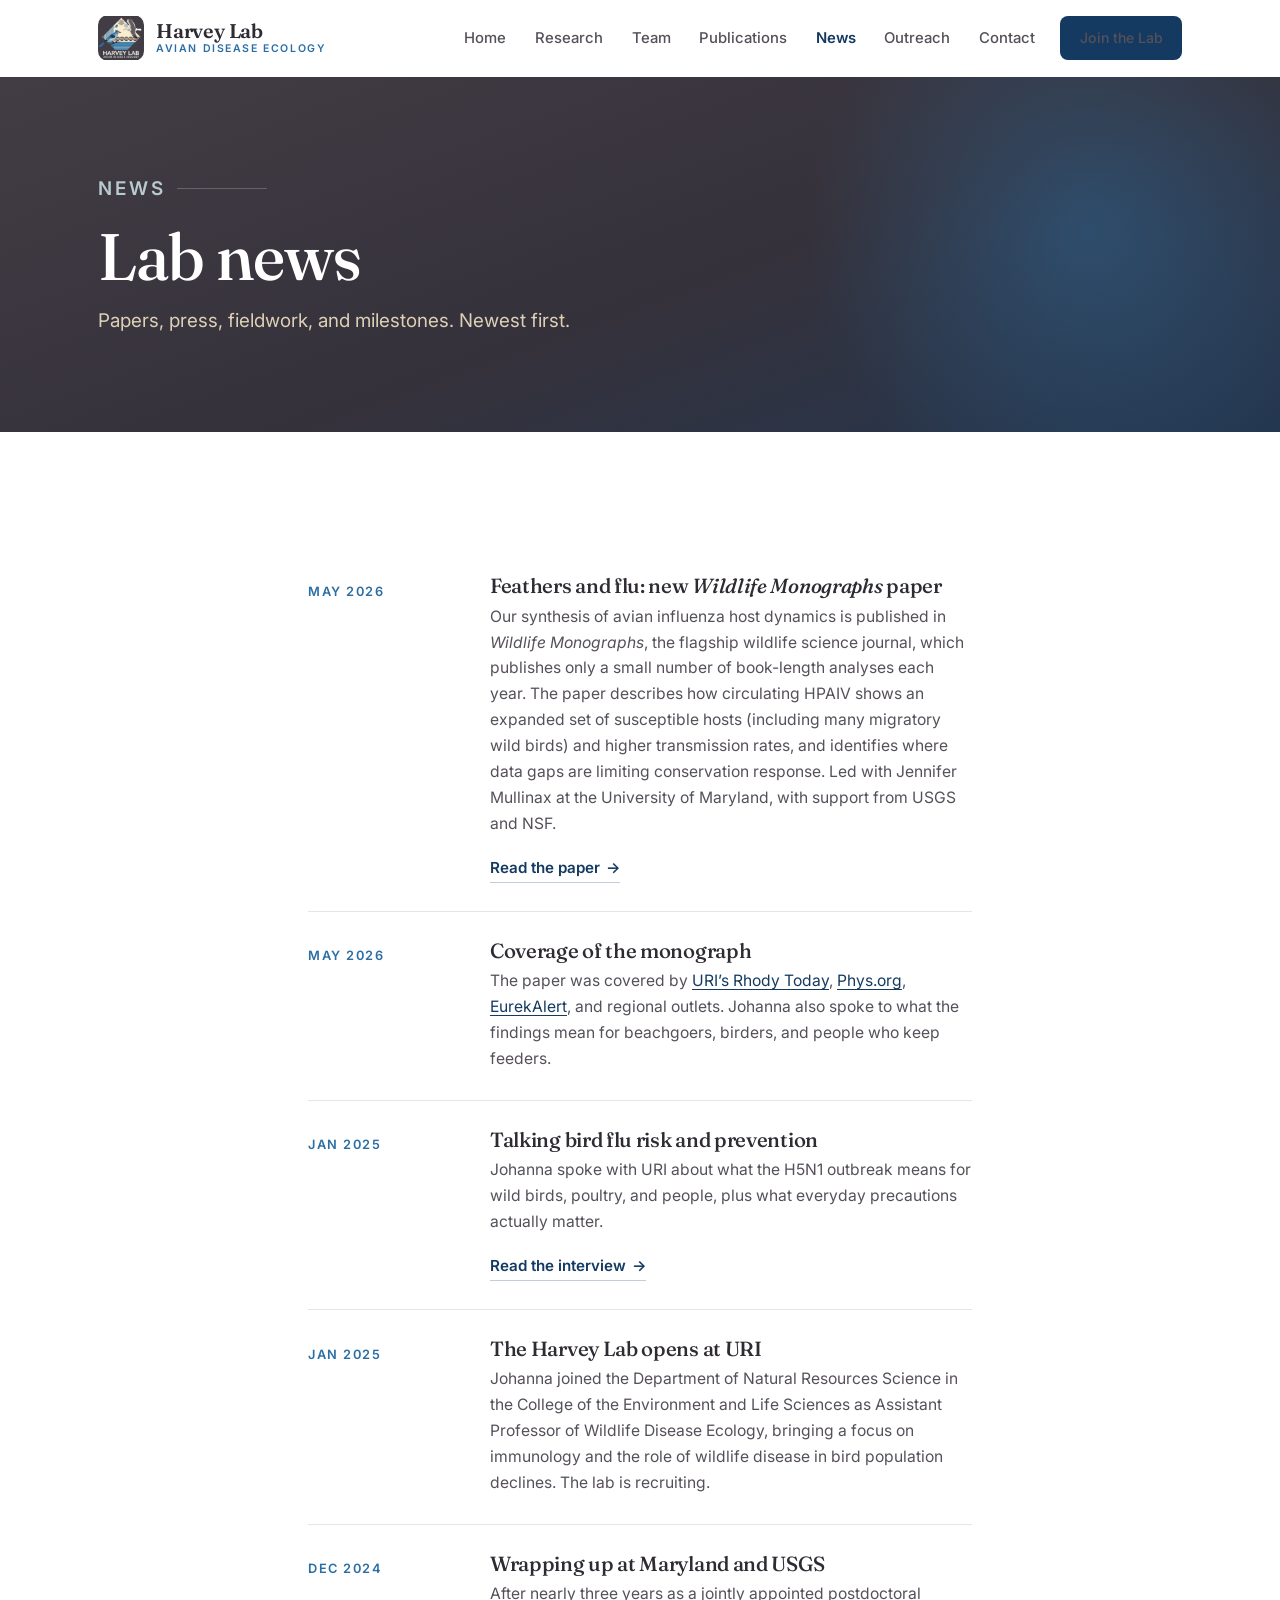
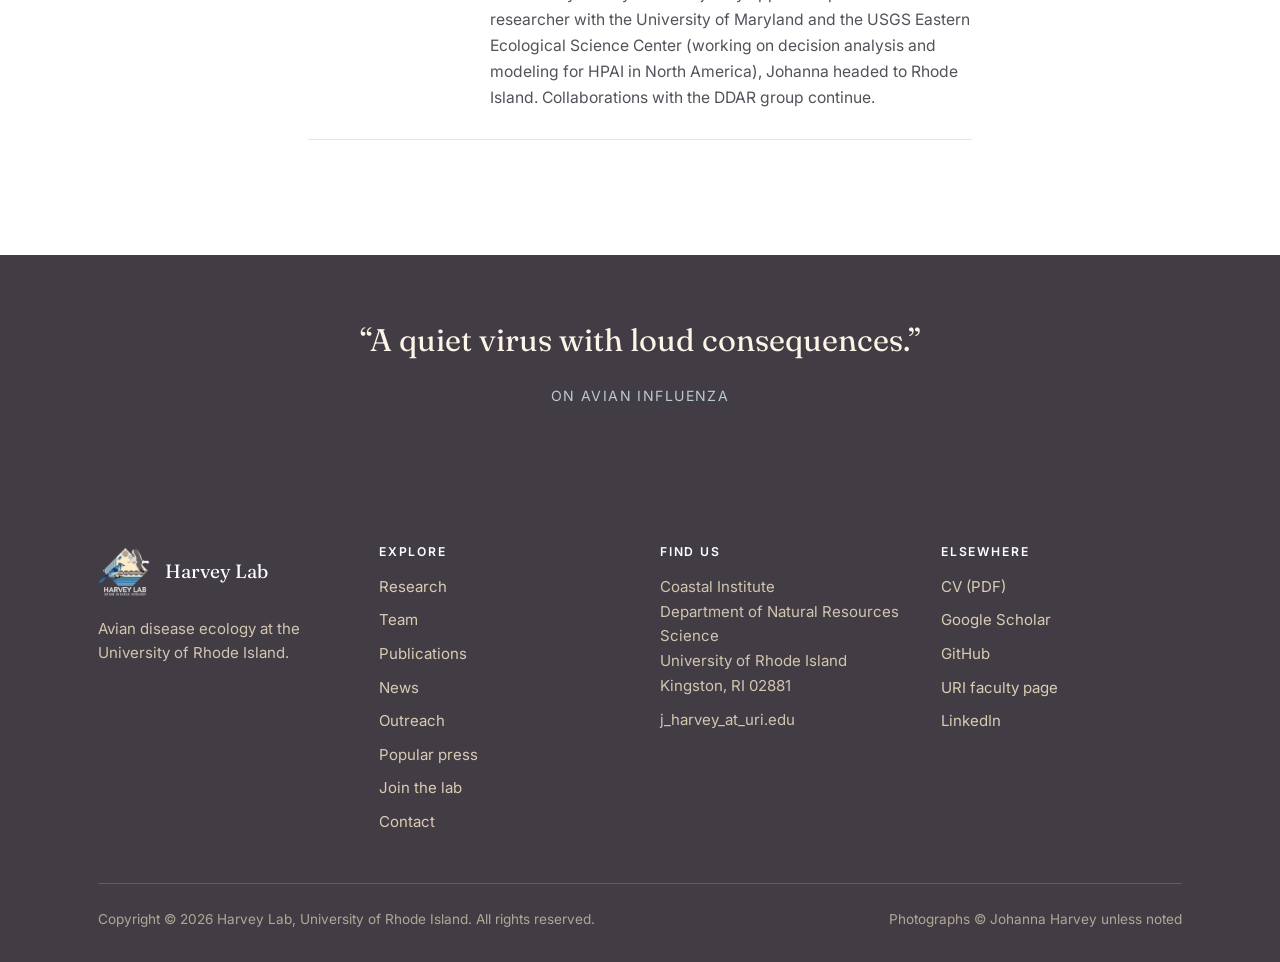
<file: news.html>
<!DOCTYPE html>
<html lang="en">
<head>
<meta charset="utf-8">
<meta name="viewport" content="width=device-width, initial-scale=1">
<title>News | Harvey Lab</title>
<meta name="description" content="Recent news from the Harvey Lab: publications, press coverage, fieldwork, and lab milestones.">
<meta property="og:title" content="News | Harvey Lab">
<meta property="og:description" content="Recent news from the Harvey Lab: publications, press coverage, fieldwork, and lab milestones.">
<meta property="og:type" content="website">
<meta property="og:image" content="https://aviandiseaselab.com/assets/img/logo-512.png">
<link rel="canonical" href="https://aviandiseaselab.com/news">
<meta property="og:url" content="https://aviandiseaselab.com/news">
<meta property="og:site_name" content="Harvey Lab">
<meta name="twitter:card" content="summary_large_image">
<link rel="icon" href="assets/img/logo-512.png">
<link rel="preconnect" href="https://fonts.googleapis.com">
<link rel="preconnect" href="https://fonts.gstatic.com" crossorigin>
<link href="https://fonts.googleapis.com/css2?family=Fraunces:opsz,wght@9..144,400;9..144,500;9..144,600&family=Inter:wght@400;500;600&display=swap" rel="stylesheet">
<link rel="stylesheet" href="assets/css/site.css">
</head>
<body>
<a class="skip-link" href="#main">Skip to content</a>

<!-- ===== HEADER (identical on every page; edit all pages if you change it) ===== -->
<header class="site-header">
  <div class="wrap site-header__inner">
    <a class="brand" href="index.html">
      <img src="assets/img/logo-512.png" alt="Harvey Lab logo">
      <span class="brand__text">
        <span class="brand__name">Harvey Lab</span>
        <span class="brand__sub">Avian Disease Ecology</span>
      </span>
    </a>
    <button class="nav-toggle" type="button" aria-expanded="false" aria-controls="primary-nav" aria-label="Menu"><span></span></button>
    <nav class="nav" id="primary-nav" aria-label="Primary">
      <a href="index.html">Home</a>
      <a href="research.html">Research</a>
      <a href="team.html">Team</a>
      <a href="publications.html">Publications</a>
      <a href="news.html" class="is-active">News</a>
      <a href="outreach.html">Outreach</a>
      <a href="contact.html">Contact</a>
      <a href="join.html" class="btn btn--primary">Join the Lab</a>
    </nav>
  </div>
</header>

<main id="main">
  <section class="page-head">
    <div class="wrap page-head__inner">
      <p class="eyebrow">News</p>
      <h1>Lab news</h1>
      <p>Papers, press, fieldwork, and milestones. Newest first.</p>
    </div>
  </section>

  <section class="section">
    <div class="wrap wrap-narrow">

      <!-- ===== TO ADD AN ITEM: copy one news-item block to the top and edit ===== -->

      <article class="news-item">
        <div class="news-item__date">May 2026</div>
        <div>
          <h3>Feathers and flu: new <em>Wildlife Monographs</em> paper</h3>
          <p>Our synthesis of avian influenza host dynamics is published in <em>Wildlife Monographs</em>, the flagship wildlife science journal, which publishes only a small number of book-length analyses each year. The paper describes how circulating HPAIV shows an expanded set of susceptible hosts (including many migratory wild birds) and higher transmission rates, and identifies where data gaps are limiting conservation response. Led with Jennifer Mullinax at the University of Maryland, with support from USGS and NSF.</p>
          <p><a class="link-arrow" href="https://doi.org/10.1002/wmon.70015" target="_blank" rel="noopener">Read the paper <span aria-hidden="true">&rarr;</span></a></p>
        </div>
      </article>

      <article class="news-item">
        <div class="news-item__date">May 2026</div>
        <div>
          <h3>Coverage of the monograph</h3>
          <p>The paper was covered by <a href="https://www.uri.edu/news/2026/05/of-feathers-and-flu-identifying-data-gaps-in-bird-flu-host-dynamics-to-help-conserve-vulnerable-species/" target="_blank" rel="noopener">URI&rsquo;s Rhody Today</a>, <a href="https://phys.org/news/2026-05-susceptibility-transmission-circulating-avian-influenza.html" target="_blank" rel="noopener">Phys.org</a>, <a href="https://www.eurekalert.org/news-releases/1130226" target="_blank" rel="noopener">EurekAlert</a>, and regional outlets. Johanna also spoke to what the findings mean for beachgoers, birders, and people who keep feeders.</p>
        </div>
      </article>

      <article class="news-item">
        <div class="news-item__date">Jan 2025</div>
        <div>
          <h3>Talking bird flu risk and prevention</h3>
          <p>Johanna spoke with URI about what the H5N1 outbreak means for wild birds, poultry, and people, plus what everyday precautions actually matter.</p>
          <p><a class="link-arrow" href="https://www.uri.edu/news/2025/01/uri-wildlife-disease-expert-discusses-avian-flu-risks-and-prevention/" target="_blank" rel="noopener">Read the interview <span aria-hidden="true">&rarr;</span></a></p>
        </div>
      </article>

      <article class="news-item">
        <div class="news-item__date">Jan 2025</div>
        <div>
          <h3>The Harvey Lab opens at URI</h3>
          <p>Johanna joined the Department of Natural Resources Science in the College of the Environment and Life Sciences as Assistant Professor of Wildlife Disease Ecology, bringing a focus on immunology and the role of wildlife disease in bird population declines. The lab is recruiting.</p>
        </div>
      </article>

      <article class="news-item">
        <div class="news-item__date">Dec 2024</div>
        <div>
          <h3>Wrapping up at Maryland and USGS</h3>
          <p>After nearly three years as a jointly appointed postdoctoral researcher with the University of Maryland and the USGS Eastern Ecological Science Center (working on decision analysis and modeling for HPAI in North America), Johanna headed to Rhode Island. Collaborations with the DDAR group continue.</p>
        </div>
      </article>

    </div>
  </section>

  <section class="section section--dark section--tight">
    <div class="wrap">
      <div class="quote">
        <blockquote>&ldquo;A quiet virus with loud consequences.&rdquo;</blockquote>
        <cite>On avian influenza</cite>
      </div>
    </div>
  </section>

</main>

<!-- ===== FOOTER (identical on every page) ===== -->
<footer class="site-footer">
  <div class="wrap">
    <div class="footer-grid">
      <div>
        <div class="footer-brand">
          <img src="assets/img/logo-512.png" alt="">
          <span>Harvey Lab</span>
        </div>
        <p style="font-size:.94rem;max-width:30ch">Avian disease ecology at the University of Rhode Island.</p>
      </div>
      <div>
        <h4>Explore</h4>
        <ul>
          <li><a href="research.html">Research</a></li>
          <li><a href="team.html">Team</a></li>
          <li><a href="publications.html">Publications</a></li>
          <li><a href="news.html">News</a></li>
          <li><a href="outreach.html">Outreach</a></li>
          <li><a href="press.html">Popular press</a></li>
          <li><a href="join.html">Join the lab</a></li>
          <li><a href="contact.html">Contact</a></li>
        </ul>
      </div>
      <div>
        <h4>Find us</h4>
        <ul>
          <li>Coastal Institute<br>Department of Natural Resources Science<br>University of Rhode Island<br>Kingston, RI 02881</li>
          <li><a class="email" data-u="j_harvey" data-d="uri.edu">j_harvey_at_uri.edu</a></li>
        </ul>
      </div>
      <div>
        <h4>Elsewhere</h4>
        <ul>
          <li><a href="assets/files/Harvey_CV.pdf">CV (PDF)</a></li>
          <li><a href="https://scholar.google.com/citations?user=3MKj6IIAAAAJ&amp;hl=en" target="_blank" rel="noopener">Google Scholar</a></li>
          <li><a href="https://github.com/JAHarvey" target="_blank" rel="noopener">GitHub</a></li>
          <li><a href="https://web.uri.edu/nrs/meet/johanna-harvey/" target="_blank" rel="noopener">URI faculty page</a></li>
          <li><a href="https://www.linkedin.com/in/johanna-harvey-0255771bb/" target="_blank" rel="noopener">LinkedIn</a></li>
        </ul>
      </div>
    </div>
    <div class="footer-bottom">
      <span>Copyright &copy; <span data-year>2026</span> Harvey Lab, University of Rhode Island. All rights reserved.</span>
      <span>Photographs &copy; Johanna Harvey unless noted</span>
    </div>
  </div>
</footer>

<script src="assets/js/site.js"></script>
</body>
</html>
</file>
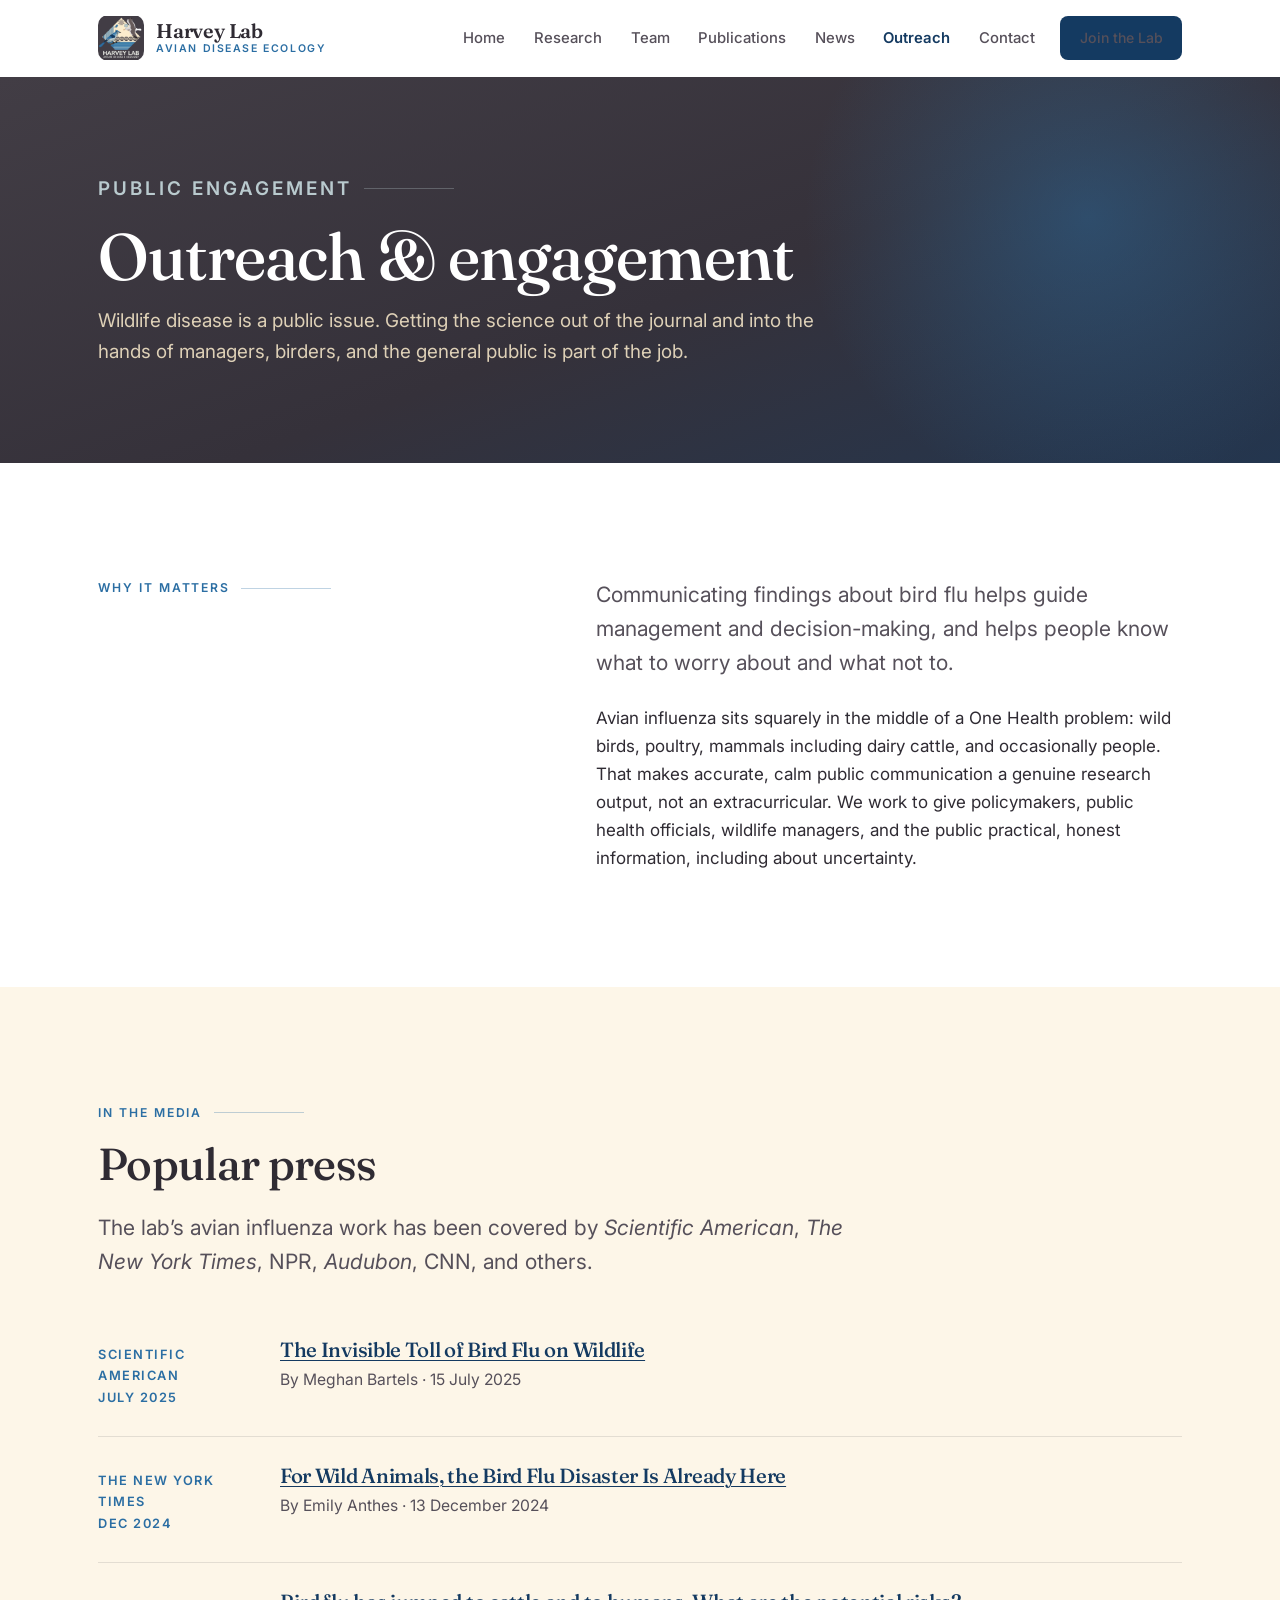
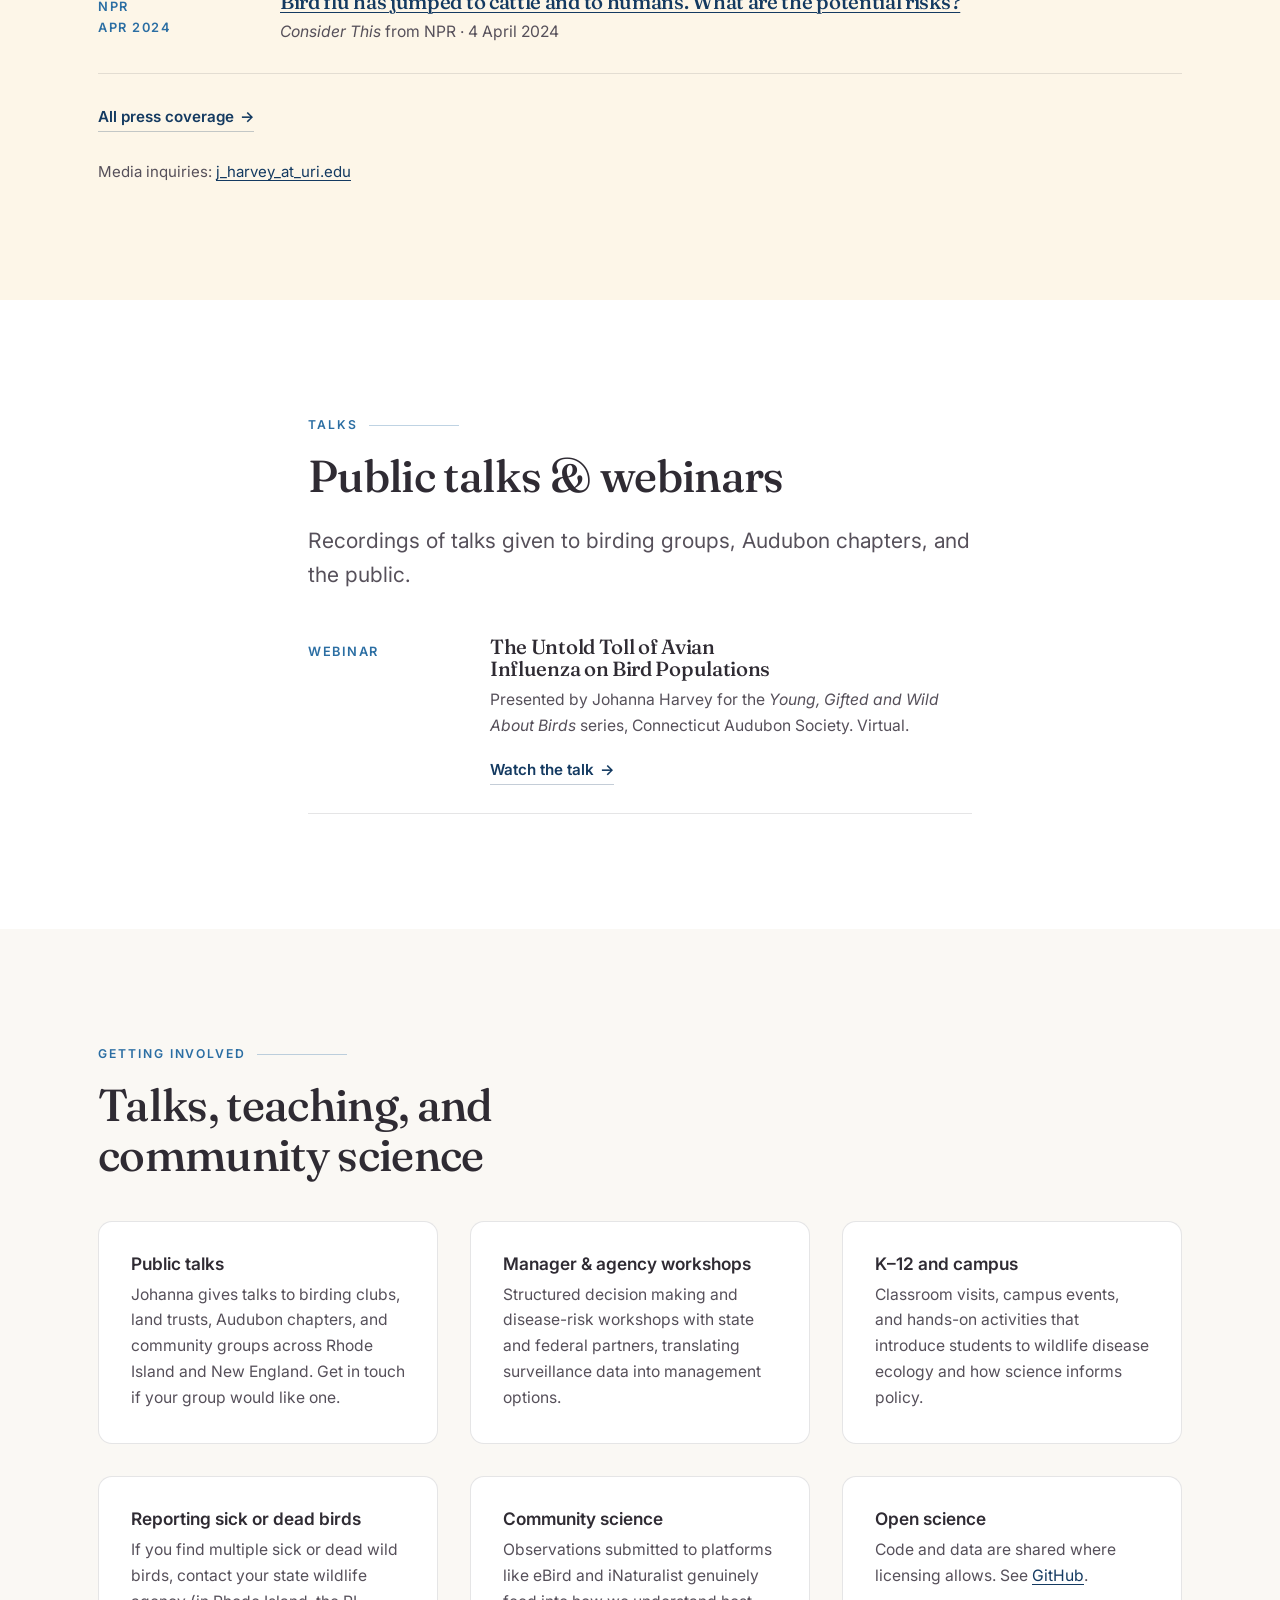
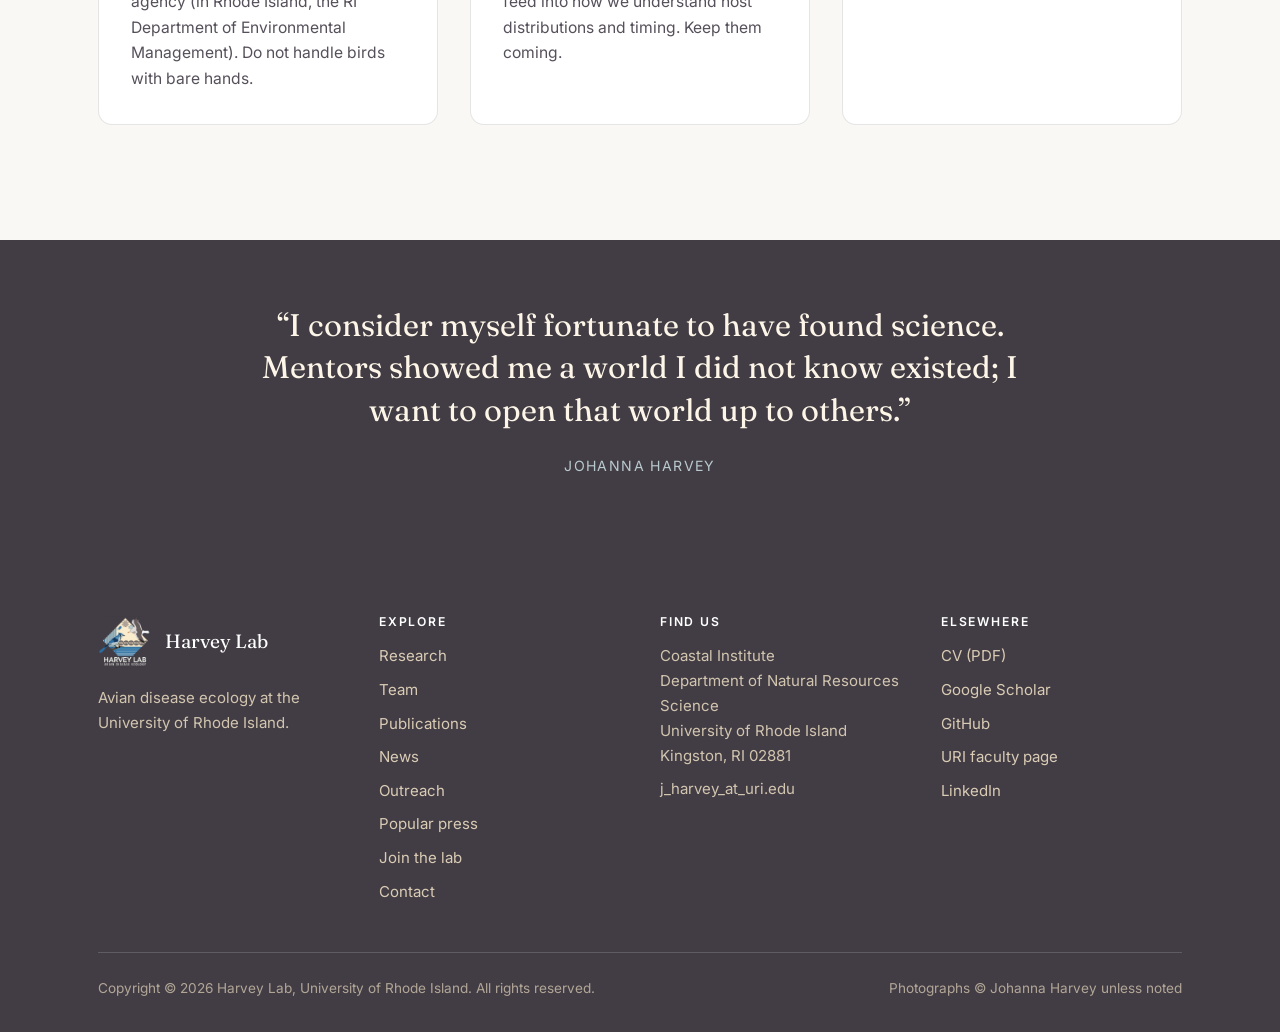
<file: outreach.html>
<!DOCTYPE html>
<html lang="en">
<head>
<meta charset="utf-8">
<meta name="viewport" content="width=device-width, initial-scale=1">
<title>Outreach | Harvey Lab</title>
<meta name="description" content="Public engagement, media coverage, talks, and community science from the Harvey Lab at the University of Rhode Island.">
<meta property="og:title" content="Outreach | Harvey Lab">
<meta property="og:description" content="Public engagement, media coverage, talks, and community science from the Harvey Lab at the University of Rhode Island.">
<meta property="og:type" content="website">
<meta property="og:image" content="https://aviandiseaselab.com/assets/img/logo-512.png">
<link rel="canonical" href="https://aviandiseaselab.com/outreach">
<meta property="og:url" content="https://aviandiseaselab.com/outreach">
<meta property="og:site_name" content="Harvey Lab">
<meta name="twitter:card" content="summary_large_image">
<link rel="icon" href="assets/img/logo-512.png">
<link rel="preconnect" href="https://fonts.googleapis.com">
<link rel="preconnect" href="https://fonts.gstatic.com" crossorigin>
<link href="https://fonts.googleapis.com/css2?family=Fraunces:opsz,wght@9..144,400;9..144,500;9..144,600&family=Inter:wght@400;500;600&display=swap" rel="stylesheet">
<link rel="stylesheet" href="assets/css/site.css">
</head>
<body>
<a class="skip-link" href="#main">Skip to content</a>

<!-- ===== HEADER (identical on every page; edit all pages if you change it) ===== -->
<header class="site-header">
  <div class="wrap site-header__inner">
    <a class="brand" href="index.html">
      <img src="assets/img/logo-512.png" alt="Harvey Lab logo">
      <span class="brand__text">
        <span class="brand__name">Harvey Lab</span>
        <span class="brand__sub">Avian Disease Ecology</span>
      </span>
    </a>
    <button class="nav-toggle" type="button" aria-expanded="false" aria-controls="primary-nav" aria-label="Menu"><span></span></button>
    <nav class="nav" id="primary-nav" aria-label="Primary">
      <a href="index.html">Home</a>
      <a href="research.html">Research</a>
      <a href="team.html">Team</a>
      <a href="publications.html">Publications</a>
      <a href="news.html">News</a>
      <a href="outreach.html" class="is-active">Outreach</a>
      <a href="contact.html">Contact</a>
      <a href="join.html" class="btn btn--primary">Join the Lab</a>
    </nav>
  </div>
</header>

<main id="main">
  <section class="page-head">
    <div class="wrap page-head__inner">
      <p class="eyebrow">Public engagement</p>
      <h1>Outreach &amp; engagement</h1>
      <p>Wildlife disease is a public issue. Getting the science out of the journal and into the hands of managers, birders, and the general public is part of the job.</p>
    </div>
  </section>

  <section class="section">
    <div class="wrap">
      <div class="split">
        <div><p class="eyebrow">Why it matters</p></div>
        <div class="stack">
          <p class="lede">Communicating findings about bird flu helps guide management and decision-making, and helps people know what to worry about and what not to.</p>
          <p>Avian influenza sits squarely in the middle of a One Health problem: wild birds, poultry, mammals including dairy cattle, and occasionally people. That makes accurate, calm public communication a genuine research output, not an extracurricular. We work to give policymakers, public health officials, wildlife managers, and the public practical, honest information, including about uncertainty.</p>
        </div>
      </div>
    </div>
  </section>

  <section class="section section--cream">
    <div class="wrap">
      <p class="eyebrow">In the media</p>
      <h2>Popular press</h2>
      <p class="lede" style="max-width:60ch">The lab&rsquo;s avian influenza work has been covered by <em>Scientific American</em>, <em>The New York Times</em>, NPR, <em>Audubon</em>, CNN, and others.</p>

      <div style="margin-top:2rem">

        <article class="news-item">
          <div class="news-item__date">Scientific American<br>July 2025</div>
          <div>
            <h3><a href="https://www.scientificamerican.com/article/bird-flu-is-killing-wildlife-and-experts-fear-the-ecological-toll/" target="_blank" rel="noopener">The Invisible Toll of Bird Flu on Wildlife</a></h3>
            <p>By Meghan Bartels &middot; 15 July 2025</p>
          </div>
        </article>

        <article class="news-item">
          <div class="news-item__date">The New York Times<br>Dec 2024</div>
          <div>
            <h3><a href="https://www.nytimes.com/2024/12/13/science/bird-flu-h5n1-wildlife.html" target="_blank" rel="noopener">For Wild Animals, the Bird Flu Disaster Is Already Here</a></h3>
            <p>By Emily Anthes &middot; 13 December 2024</p>
          </div>
        </article>

        <article class="news-item">
          <div class="news-item__date">NPR<br>Apr 2024</div>
          <div>
            <h3><a href="https://www.npr.org/2024/04/04/1198911175/consider-this-from-npr-bird-flu-cattle-humans-04-04-2024" target="_blank" rel="noopener">Bird flu has jumped to cattle and to humans. What are the potential risks?</a></h3>
            <p><em>Consider This</em> from NPR &middot; 4 April 2024</p>
          </div>
        </article>

      </div>
      <p style="margin-top:1.75rem"><a class="link-arrow" href="press.html">All press coverage <span aria-hidden="true">&rarr;</span></a></p>
      <p class="muted" style="margin-top:1.75rem;font-size:.94rem">Media inquiries: <a class="email" data-u="j_harvey" data-d="uri.edu">j_harvey_at_uri.edu</a></p>
    </div>
  </section>

  <section class="section">
    <div class="wrap wrap-narrow">
      <p class="eyebrow">Talks</p>
      <h2>Public talks &amp; webinars</h2>
      <p class="lede" style="margin-bottom:1rem">Recordings of talks given to birding groups, Audubon chapters, and the public.</p>

      <!-- ===== TO ADD A TALK: copy one article block and edit ===== -->

      <article class="news-item">
        <div class="news-item__date">Webinar</div>
        <div>
          <h3>The Untold Toll of Avian Influenza on Bird Populations</h3>
          <p>Presented by Johanna Harvey for the <em>Young, Gifted and Wild About Birds</em> series, Connecticut Audubon Society. Virtual.</p>
          <p style="margin-top:.6rem"><a class="link-arrow" href="https://youtu.be/rpJaatSSZOQ" target="_blank" rel="noopener">Watch the talk <span aria-hidden="true">&rarr;</span></a></p>
        </div>
      </article>
    </div>
  </section>

  <section class="section section--paper">
    <div class="wrap">
      <p class="eyebrow">Getting involved</p>
      <h2 style="max-width:22ch">Talks, teaching, and community science</h2>
      <div class="grid grid--3" style="margin-top:2.5rem">
        <div class="card"><h4>Public talks</h4><p>Johanna gives talks to birding clubs, land trusts, Audubon chapters, and community groups across Rhode Island and New England. Get in touch if your group would like one.</p></div>
        <div class="card"><h4>Manager &amp; agency workshops</h4><p>Structured decision making and disease-risk workshops with state and federal partners, translating surveillance data into management options.</p></div>
        <div class="card"><h4>K&ndash;12 and campus</h4><p>Classroom visits, campus events, and hands-on activities that introduce students to wildlife disease ecology and how science informs policy.</p></div>
        <div class="card"><h4>Reporting sick or dead birds</h4><p>If you find multiple sick or dead wild birds, contact your state wildlife agency (in Rhode Island, the RI Department of Environmental Management). Do not handle birds with bare hands.</p></div>
        <div class="card"><h4>Community science</h4><p>Observations submitted to platforms like eBird and iNaturalist genuinely feed into how we understand host distributions and timing. Keep them coming.</p></div>
        <div class="card"><h4>Open science</h4><p>Code and data are shared where licensing allows. See <a href="https://github.com/JAHarvey" target="_blank" rel="noopener">GitHub</a>.</p></div>
      </div>
    </div>
  </section>

  <section class="section section--dark section--tight">
    <div class="wrap">
      <div class="quote">
        <blockquote>&ldquo;I consider myself fortunate to have found science. Mentors showed me a world I did not know existed; I want to open that world up to others.&rdquo;</blockquote>
        <cite>Johanna Harvey</cite>
      </div>
    </div>
  </section>

</main>

<!-- ===== FOOTER (identical on every page) ===== -->
<footer class="site-footer">
  <div class="wrap">
    <div class="footer-grid">
      <div>
        <div class="footer-brand">
          <img src="assets/img/logo-512.png" alt="">
          <span>Harvey Lab</span>
        </div>
        <p style="font-size:.94rem;max-width:30ch">Avian disease ecology at the University of Rhode Island.</p>
      </div>
      <div>
        <h4>Explore</h4>
        <ul>
          <li><a href="research.html">Research</a></li>
          <li><a href="team.html">Team</a></li>
          <li><a href="publications.html">Publications</a></li>
          <li><a href="news.html">News</a></li>
          <li><a href="outreach.html">Outreach</a></li>
          <li><a href="press.html">Popular press</a></li>
          <li><a href="join.html">Join the lab</a></li>
          <li><a href="contact.html">Contact</a></li>
        </ul>
      </div>
      <div>
        <h4>Find us</h4>
        <ul>
          <li>Coastal Institute<br>Department of Natural Resources Science<br>University of Rhode Island<br>Kingston, RI 02881</li>
          <li><a class="email" data-u="j_harvey" data-d="uri.edu">j_harvey_at_uri.edu</a></li>
        </ul>
      </div>
      <div>
        <h4>Elsewhere</h4>
        <ul>
          <li><a href="assets/files/Harvey_CV.pdf">CV (PDF)</a></li>
          <li><a href="https://scholar.google.com/citations?user=3MKj6IIAAAAJ&amp;hl=en" target="_blank" rel="noopener">Google Scholar</a></li>
          <li><a href="https://github.com/JAHarvey" target="_blank" rel="noopener">GitHub</a></li>
          <li><a href="https://web.uri.edu/nrs/meet/johanna-harvey/" target="_blank" rel="noopener">URI faculty page</a></li>
          <li><a href="https://www.linkedin.com/in/johanna-harvey-0255771bb/" target="_blank" rel="noopener">LinkedIn</a></li>
        </ul>
      </div>
    </div>
    <div class="footer-bottom">
      <span>Copyright &copy; <span data-year>2026</span> Harvey Lab, University of Rhode Island. All rights reserved.</span>
      <span>Photographs &copy; Johanna Harvey unless noted</span>
    </div>
  </div>
</footer>

<script src="assets/js/site.js"></script>
</body>
</html>
</file>
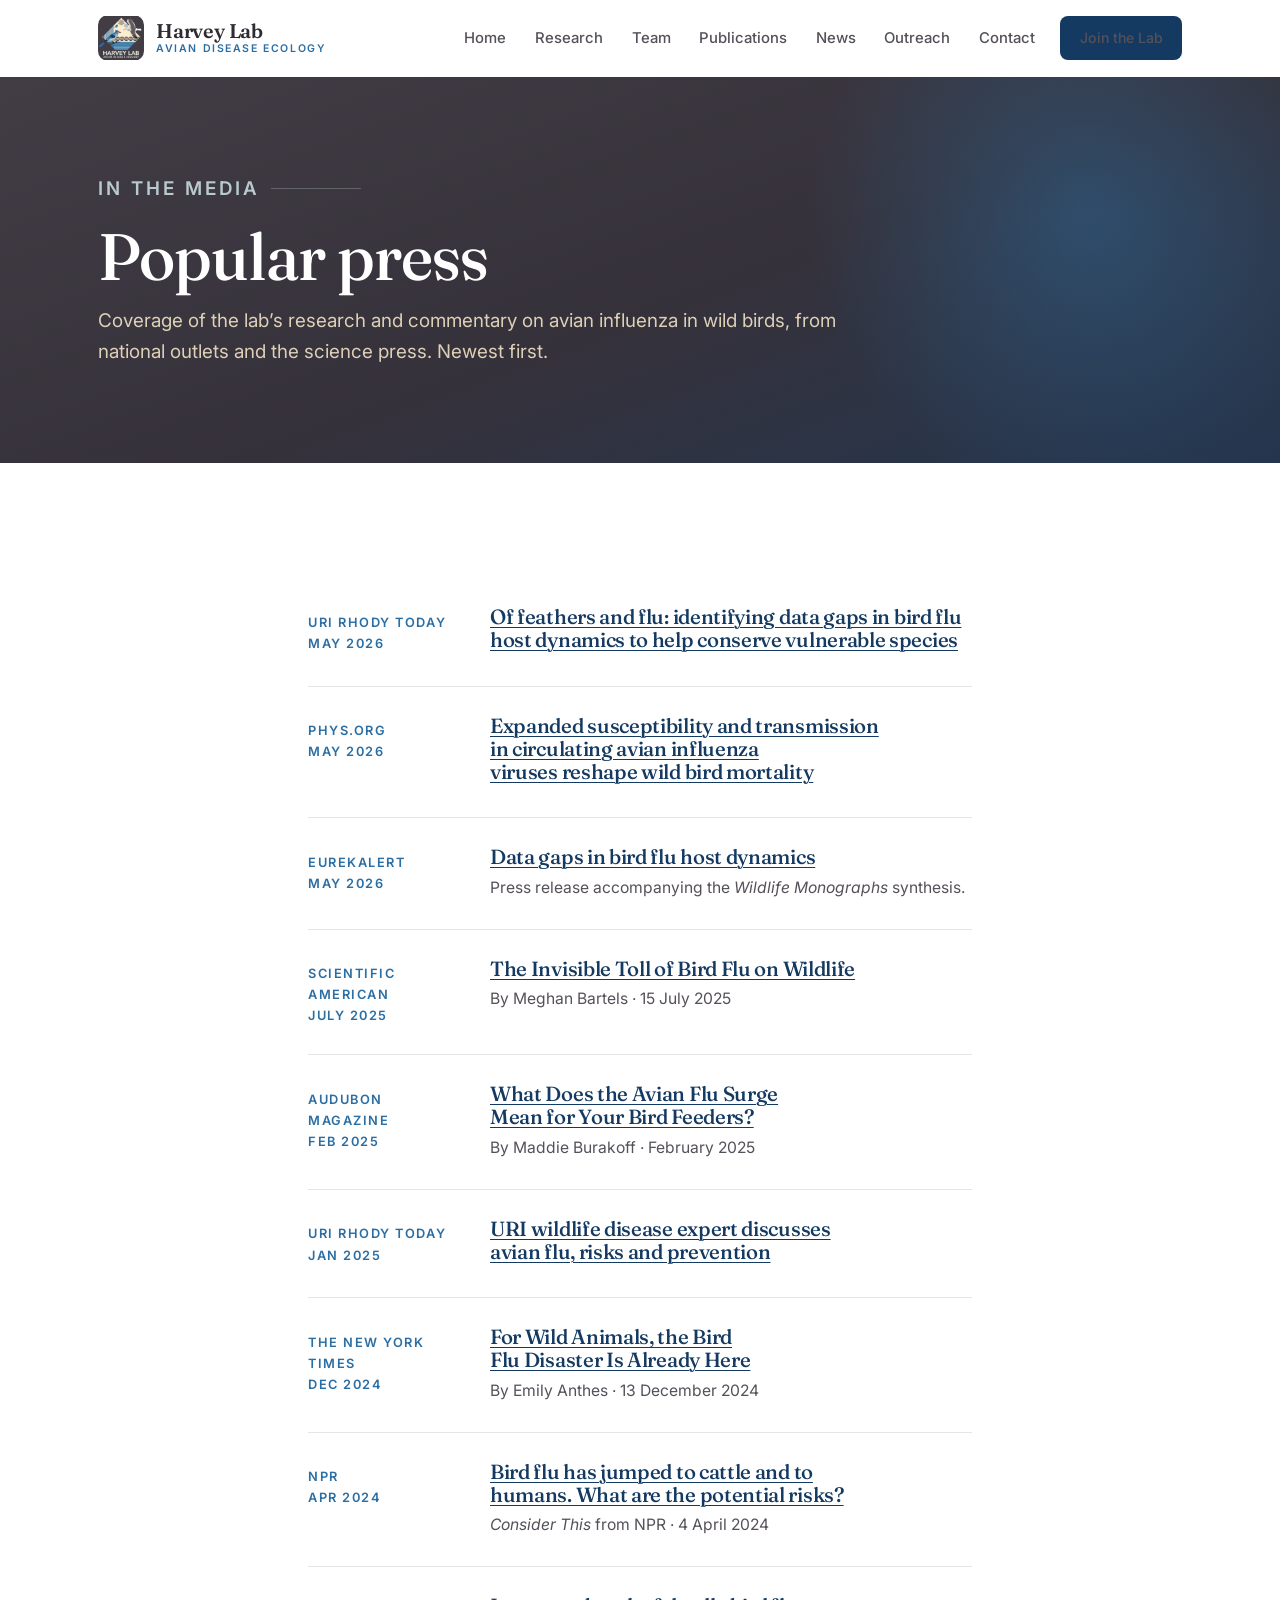
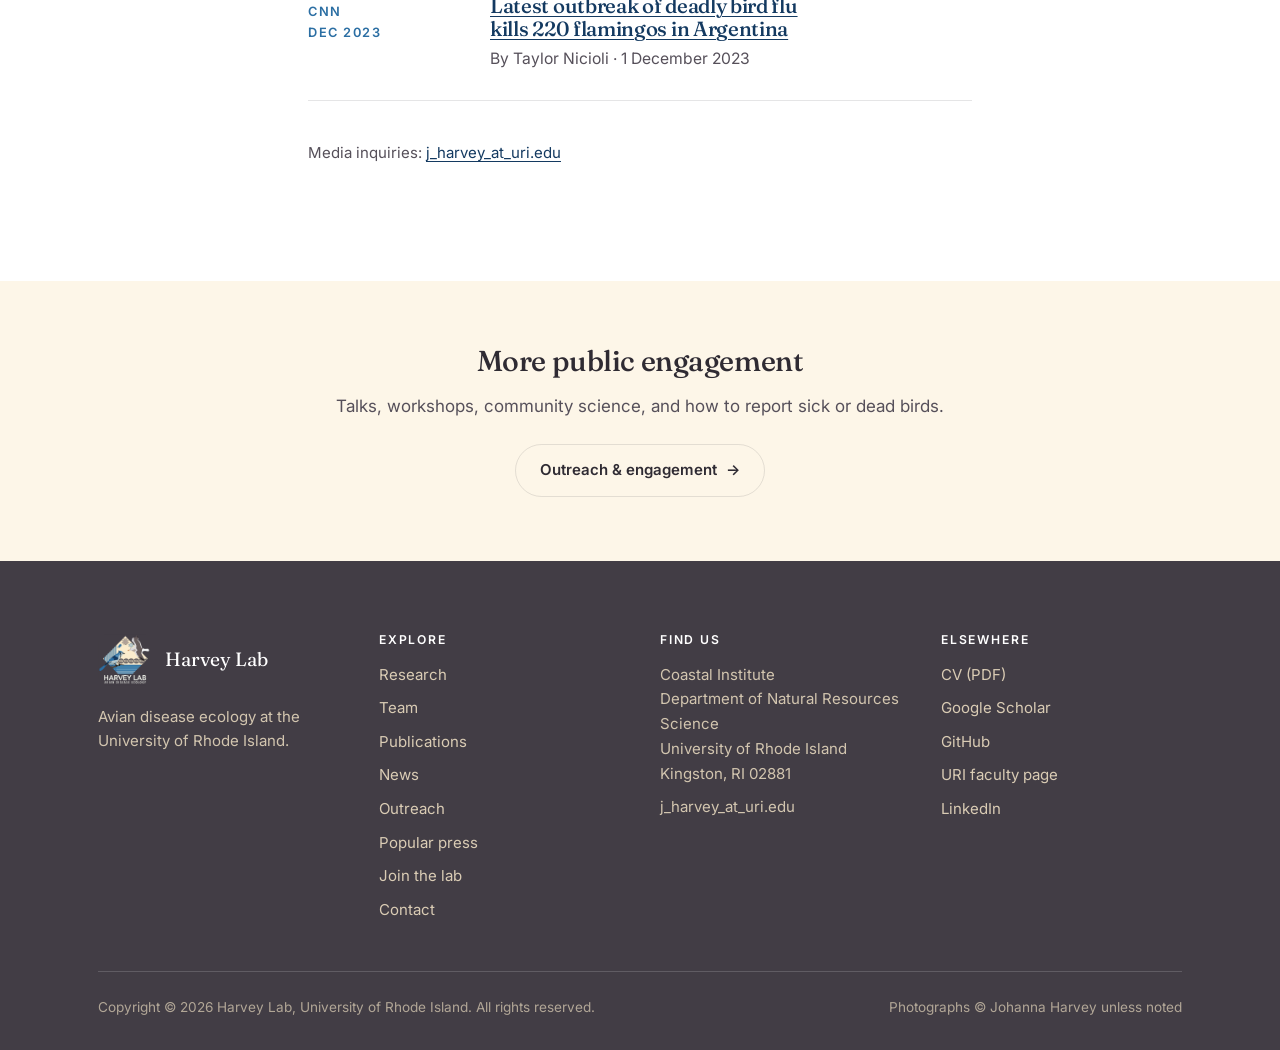
<file: press.html>
<!DOCTYPE html>
<html lang="en">
<head>
<meta charset="utf-8">
<meta name="viewport" content="width=device-width, initial-scale=1">
<title>Popular Press | Harvey Lab</title>
<meta name="description" content="Press coverage of the Harvey Lab&#39;s avian influenza research: Scientific American, The New York Times, NPR, Audubon, CNN, and more.">
<meta property="og:title" content="Popular Press | Harvey Lab">
<meta property="og:description" content="Press coverage of the Harvey Lab&#39;s avian influenza research.">
<meta property="og:type" content="website">
<meta property="og:image" content="https://aviandiseaselab.com/assets/img/logo-512.png">
<link rel="canonical" href="https://aviandiseaselab.com/press">
<meta property="og:url" content="https://aviandiseaselab.com/press">
<meta property="og:site_name" content="Harvey Lab">
<meta name="twitter:card" content="summary_large_image">
<link rel="icon" href="assets/img/logo-512.png">
<link rel="preconnect" href="https://fonts.googleapis.com">
<link rel="preconnect" href="https://fonts.gstatic.com" crossorigin>
<link href="https://fonts.googleapis.com/css2?family=Fraunces:opsz,wght@9..144,400;9..144,500;9..144,600&family=Inter:wght@400;500;600&display=swap" rel="stylesheet">
<link rel="stylesheet" href="assets/css/site.css">
</head>
<body>
<a class="skip-link" href="#main">Skip to content</a>

<!-- ===== HEADER (identical on every page; edit all pages if you change it) ===== -->
<header class="site-header">
  <div class="wrap site-header__inner">
    <a class="brand" href="index.html">
      <img src="assets/img/logo-512.png" alt="Harvey Lab logo">
      <span class="brand__text">
        <span class="brand__name">Harvey Lab</span>
        <span class="brand__sub">Avian Disease Ecology</span>
      </span>
    </a>
    <button class="nav-toggle" type="button" aria-expanded="false" aria-controls="primary-nav" aria-label="Menu"><span></span></button>
    <nav class="nav" id="primary-nav" aria-label="Primary">
      <a href="index.html">Home</a>
      <a href="research.html">Research</a>
      <a href="team.html">Team</a>
      <a href="publications.html">Publications</a>
      <a href="news.html">News</a>
      <a href="outreach.html">Outreach</a>
      <a href="contact.html">Contact</a>
      <a href="join.html" class="btn btn--primary">Join the Lab</a>
    </nav>
  </div>
</header>

<main id="main">
  <section class="page-head">
    <div class="wrap page-head__inner">
      <p class="eyebrow">In the media</p>
      <h1>Popular press</h1>
      <p>Coverage of the lab&rsquo;s research and commentary on avian influenza in wild birds, from national outlets and the science press. Newest first.</p>
    </div>
  </section>

  <section class="section">
    <div class="wrap wrap-narrow">

      <!-- ===== TO ADD AN ITEM: copy one article block to the top and edit ===== -->

<article class="news-item">
          <div class="news-item__date">URI Rhody Today<br>May 2026</div>
          <div>
            <h3><a href="https://www.uri.edu/news/2026/05/of-feathers-and-flu-identifying-data-gaps-in-bird-flu-host-dynamics-to-help-conserve-vulnerable-species/" target="_blank" rel="noopener">Of feathers and flu: identifying data gaps in bird flu host dynamics to help conserve vulnerable species</a></h3>
          </div>
        </article>

        <article class="news-item">
          <div class="news-item__date">Phys.org<br>May 2026</div>
          <div>
            <h3><a href="https://phys.org/news/2026-05-susceptibility-transmission-circulating-avian-influenza.html" target="_blank" rel="noopener">Expanded susceptibility and transmission in circulating avian influenza viruses reshape wild bird mortality</a></h3>
          </div>
        </article>

        <article class="news-item">
          <div class="news-item__date">EurekAlert<br>May 2026</div>
          <div>
            <h3><a href="https://www.eurekalert.org/news-releases/1130226" target="_blank" rel="noopener">Data gaps in bird flu host dynamics</a></h3>
            <p>Press release accompanying the <em>Wildlife Monographs</em> synthesis.</p>
          </div>
        </article>

        <article class="news-item">
          <div class="news-item__date">Scientific American<br>July 2025</div>
          <div>
            <h3><a href="https://www.scientificamerican.com/article/bird-flu-is-killing-wildlife-and-experts-fear-the-ecological-toll/" target="_blank" rel="noopener">The Invisible Toll of Bird Flu on Wildlife</a></h3>
            <p>By Meghan Bartels &middot; 15 July 2025</p>
          </div>
        </article>

        <article class="news-item">
          <div class="news-item__date">Audubon Magazine<br>Feb 2025</div>
          <div>
            <h3><a href="https://www.audubon.org/magazine/what-does-avian-flu-surge-mean-your-bird-feeders" target="_blank" rel="noopener">What Does the Avian Flu Surge Mean for Your Bird Feeders?</a></h3>
            <p>By Maddie Burakoff &middot; February 2025</p>
          </div>
        </article>

        <article class="news-item">
          <div class="news-item__date">URI Rhody Today<br>Jan 2025</div>
          <div>
            <h3><a href="https://www.uri.edu/news/2025/01/uri-wildlife-disease-expert-discusses-avian-flu-risks-and-prevention/" target="_blank" rel="noopener">URI wildlife disease expert discusses avian flu, risks and prevention</a></h3>
          </div>
        </article>

        <article class="news-item">
          <div class="news-item__date">The New York Times<br>Dec 2024</div>
          <div>
            <h3><a href="https://www.nytimes.com/2024/12/13/science/bird-flu-h5n1-wildlife.html" target="_blank" rel="noopener">For Wild Animals, the Bird Flu Disaster Is Already Here</a></h3>
            <p>By Emily Anthes &middot; 13 December 2024</p>
          </div>
        </article>

        <article class="news-item">
          <div class="news-item__date">NPR<br>Apr 2024</div>
          <div>
            <h3><a href="https://www.npr.org/2024/04/04/1198911175/consider-this-from-npr-bird-flu-cattle-humans-04-04-2024" target="_blank" rel="noopener">Bird flu has jumped to cattle and to humans. What are the potential risks?</a></h3>
            <p><em>Consider This</em> from NPR &middot; 4 April 2024</p>
          </div>
        </article>

        <article class="news-item">
          <div class="news-item__date">CNN<br>Dec 2023</div>
          <div>
            <h3><a href="https://www.cnn.com/2023/12/01/world/bird-flu-flamingos-dead-argentina-scn" target="_blank" rel="noopener">Latest outbreak of deadly bird flu kills 220 flamingos in Argentina</a></h3>
            <p>By Taylor Nicioli &middot; 1 December 2023</p>
          </div>
        </article>

      <p class="muted" style="margin-top:2.5rem;font-size:.94rem">Media inquiries: <a class="email" data-u="j_harvey" data-d="uri.edu">j_harvey_at_uri.edu</a></p>
    </div>
  </section>

  <section class="section section--cream section--tight">
    <div class="wrap wrap-narrow center">
      <h2 style="font-size:clamp(1.4rem,2.4vw,1.8rem)">More public engagement</h2>
      <p class="muted">Talks, workshops, community science, and how to report sick or dead birds.</p>
      <p style="margin-top:1.5rem"><a class="btn btn--ghost" href="outreach.html">Outreach &amp; engagement <span class="arrow">&rarr;</span></a></p>
    </div>
  </section>
</main>

<!-- ===== FOOTER (identical on every page) ===== -->
<footer class="site-footer">
  <div class="wrap">
    <div class="footer-grid">
      <div>
        <div class="footer-brand">
          <img src="assets/img/logo-512.png" alt="">
          <span>Harvey Lab</span>
        </div>
        <p style="font-size:.94rem;max-width:30ch">Avian disease ecology at the University of Rhode Island.</p>
      </div>
      <div>
        <h4>Explore</h4>
        <ul>
          <li><a href="research.html">Research</a></li>
          <li><a href="team.html">Team</a></li>
          <li><a href="publications.html">Publications</a></li>
          <li><a href="news.html">News</a></li>
          <li><a href="outreach.html">Outreach</a></li>
          <li><a href="press.html">Popular press</a></li>
          <li><a href="join.html">Join the lab</a></li>
          <li><a href="contact.html">Contact</a></li>
        </ul>
      </div>
      <div>
        <h4>Find us</h4>
        <ul>
          <li>Coastal Institute<br>Department of Natural Resources Science<br>University of Rhode Island<br>Kingston, RI 02881</li>
          <li><a class="email" data-u="j_harvey" data-d="uri.edu">j_harvey_at_uri.edu</a></li>
        </ul>
      </div>
      <div>
        <h4>Elsewhere</h4>
        <ul>
          <li><a href="assets/files/Harvey_CV.pdf">CV (PDF)</a></li>
          <li><a href="https://scholar.google.com/citations?user=3MKj6IIAAAAJ&amp;hl=en" target="_blank" rel="noopener">Google Scholar</a></li>
          <li><a href="https://github.com/JAHarvey" target="_blank" rel="noopener">GitHub</a></li>
          <li><a href="https://web.uri.edu/nrs/meet/johanna-harvey/" target="_blank" rel="noopener">URI faculty page</a></li>
          <li><a href="https://www.linkedin.com/in/johanna-harvey-0255771bb/" target="_blank" rel="noopener">LinkedIn</a></li>
        </ul>
      </div>
    </div>
    <div class="footer-bottom">
      <span>Copyright &copy; <span data-year>2026</span> Harvey Lab, University of Rhode Island. All rights reserved.</span>
      <span>Photographs &copy; Johanna Harvey unless noted</span>
    </div>
  </div>
</footer>

<script src="assets/js/site.js"></script>
</body>
</html>
</file>
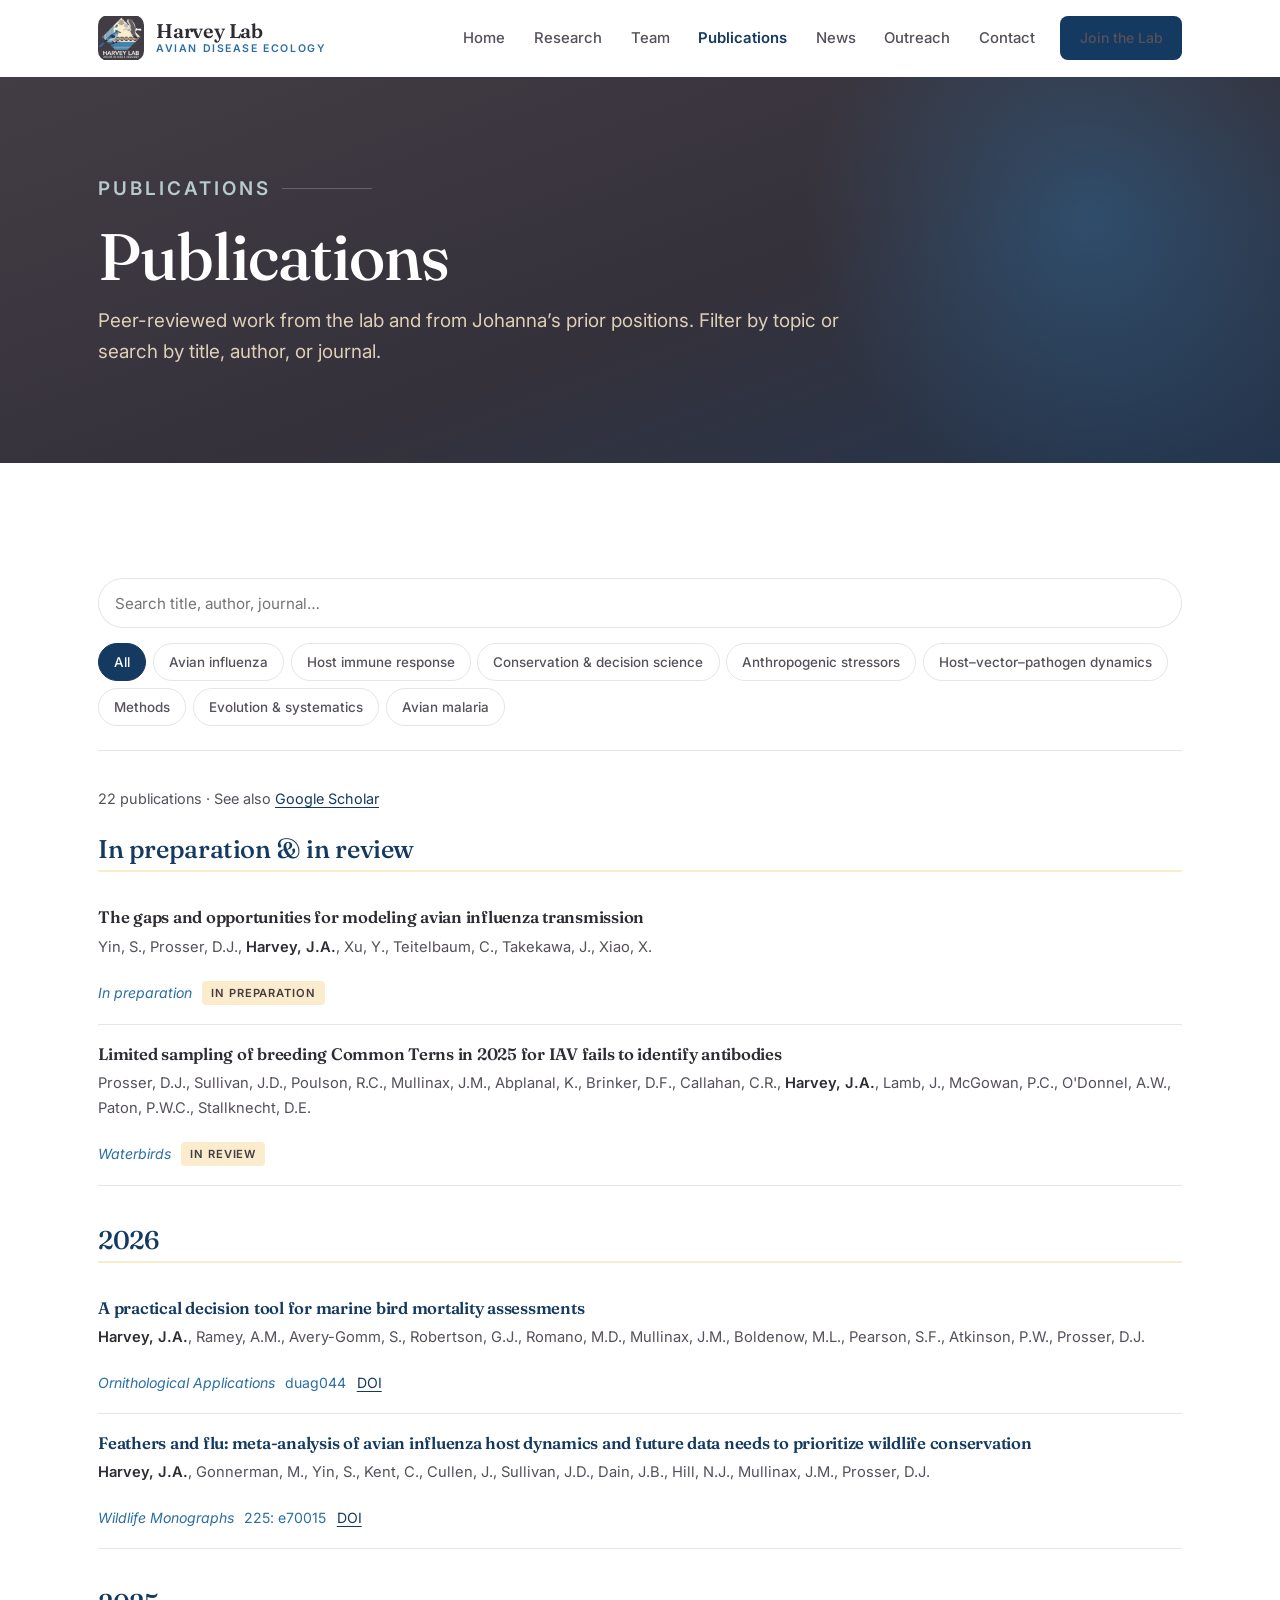
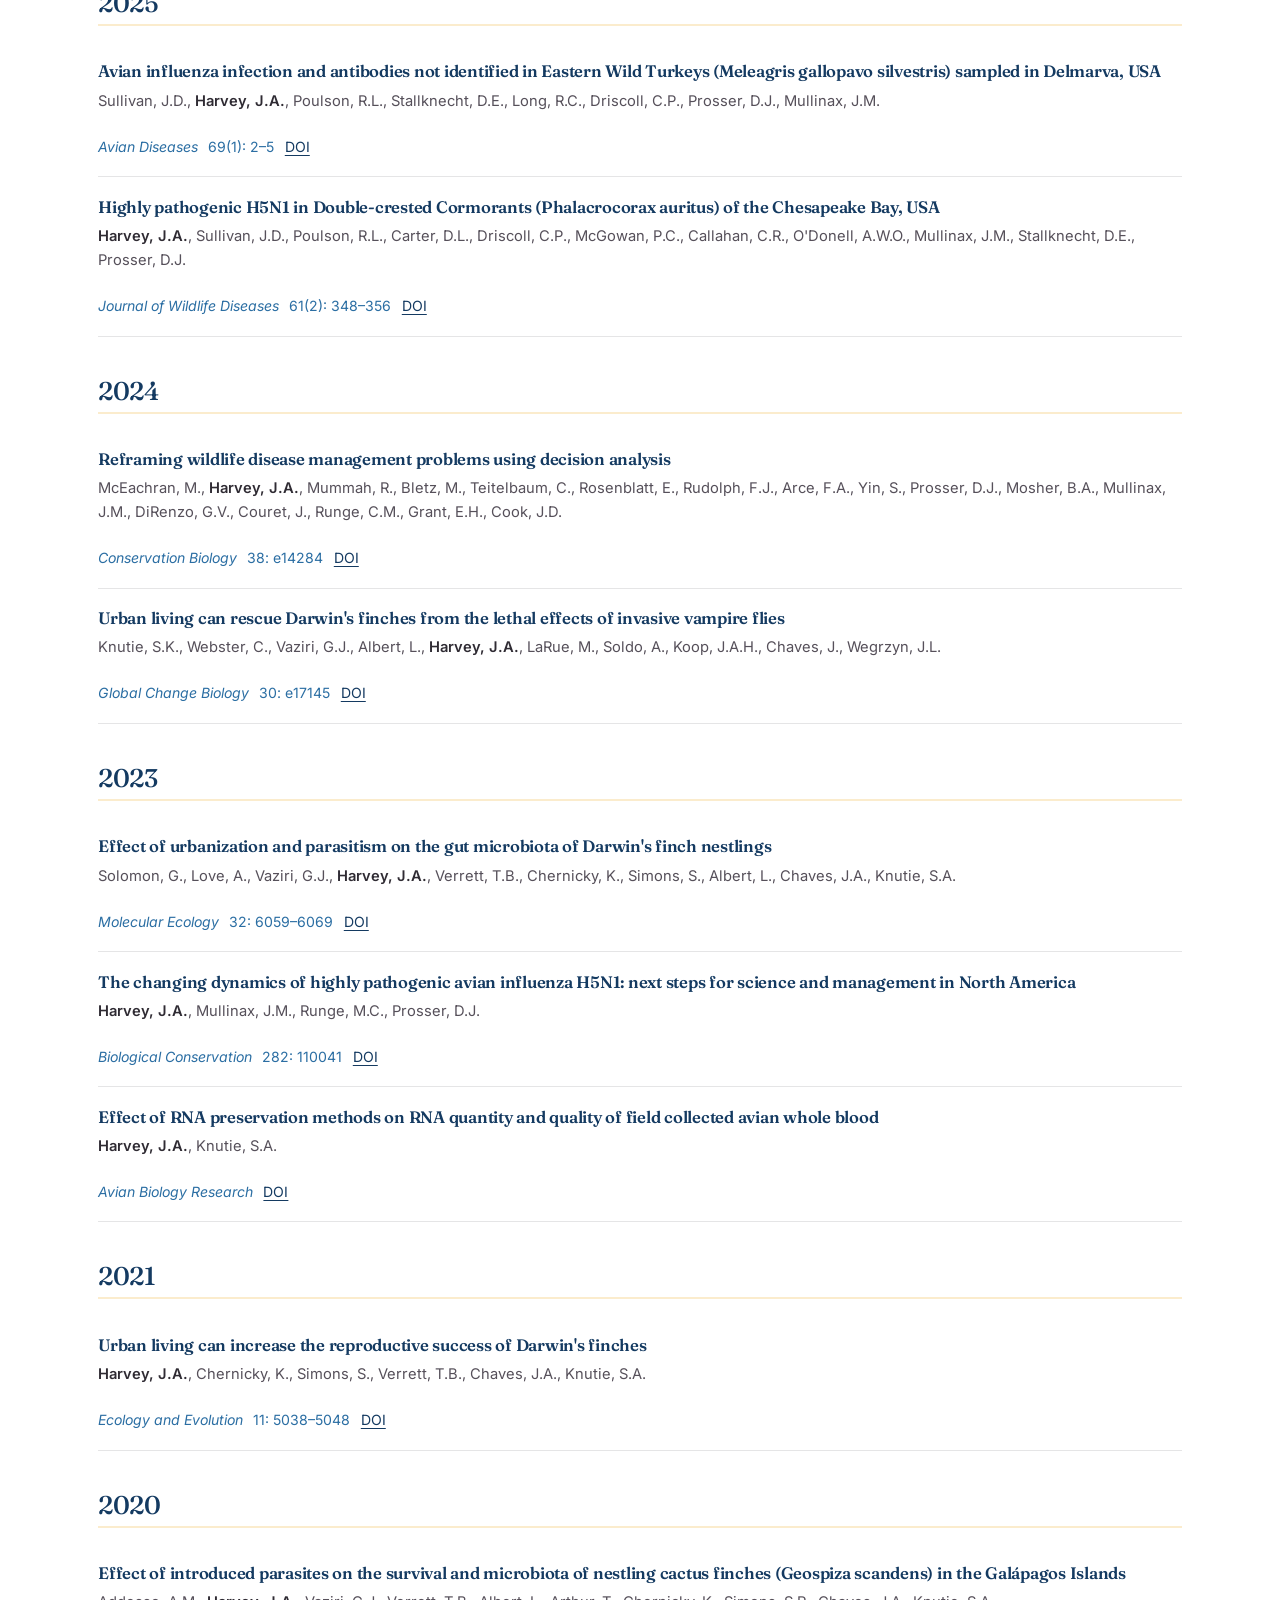
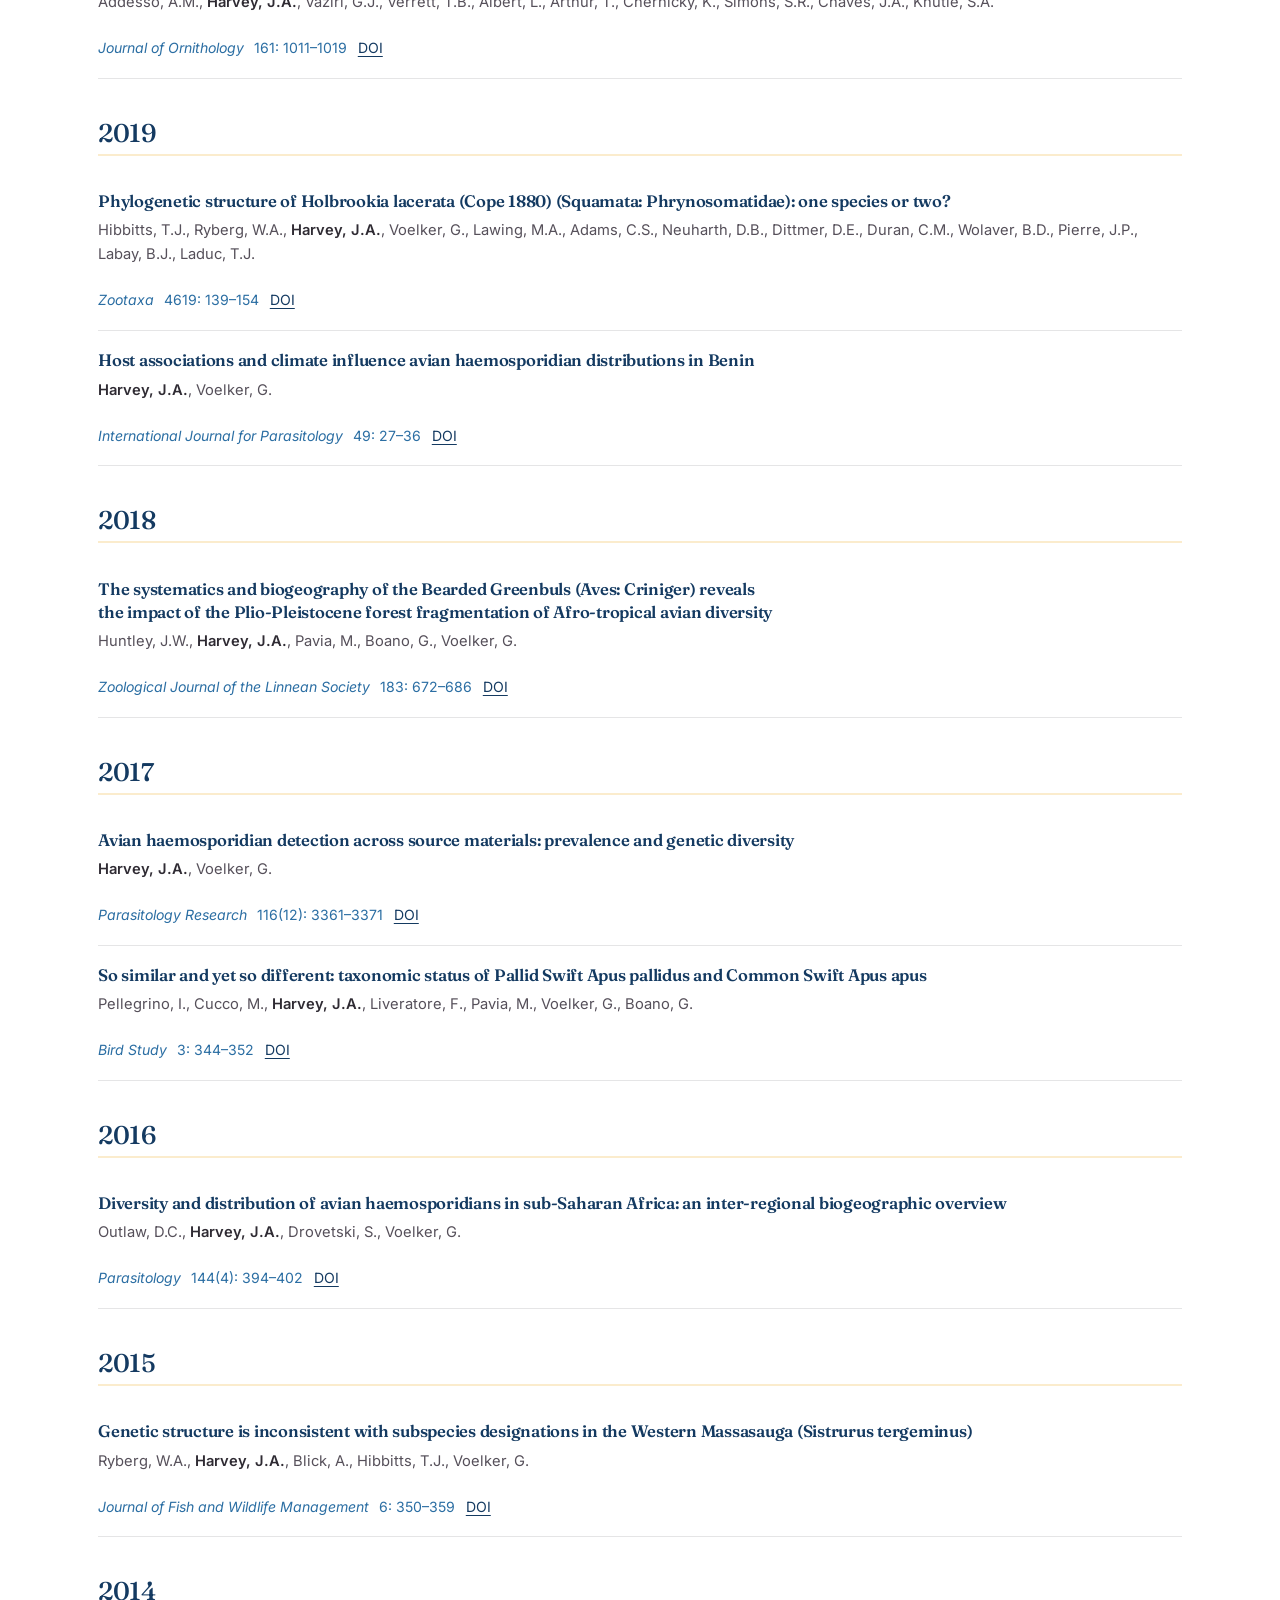
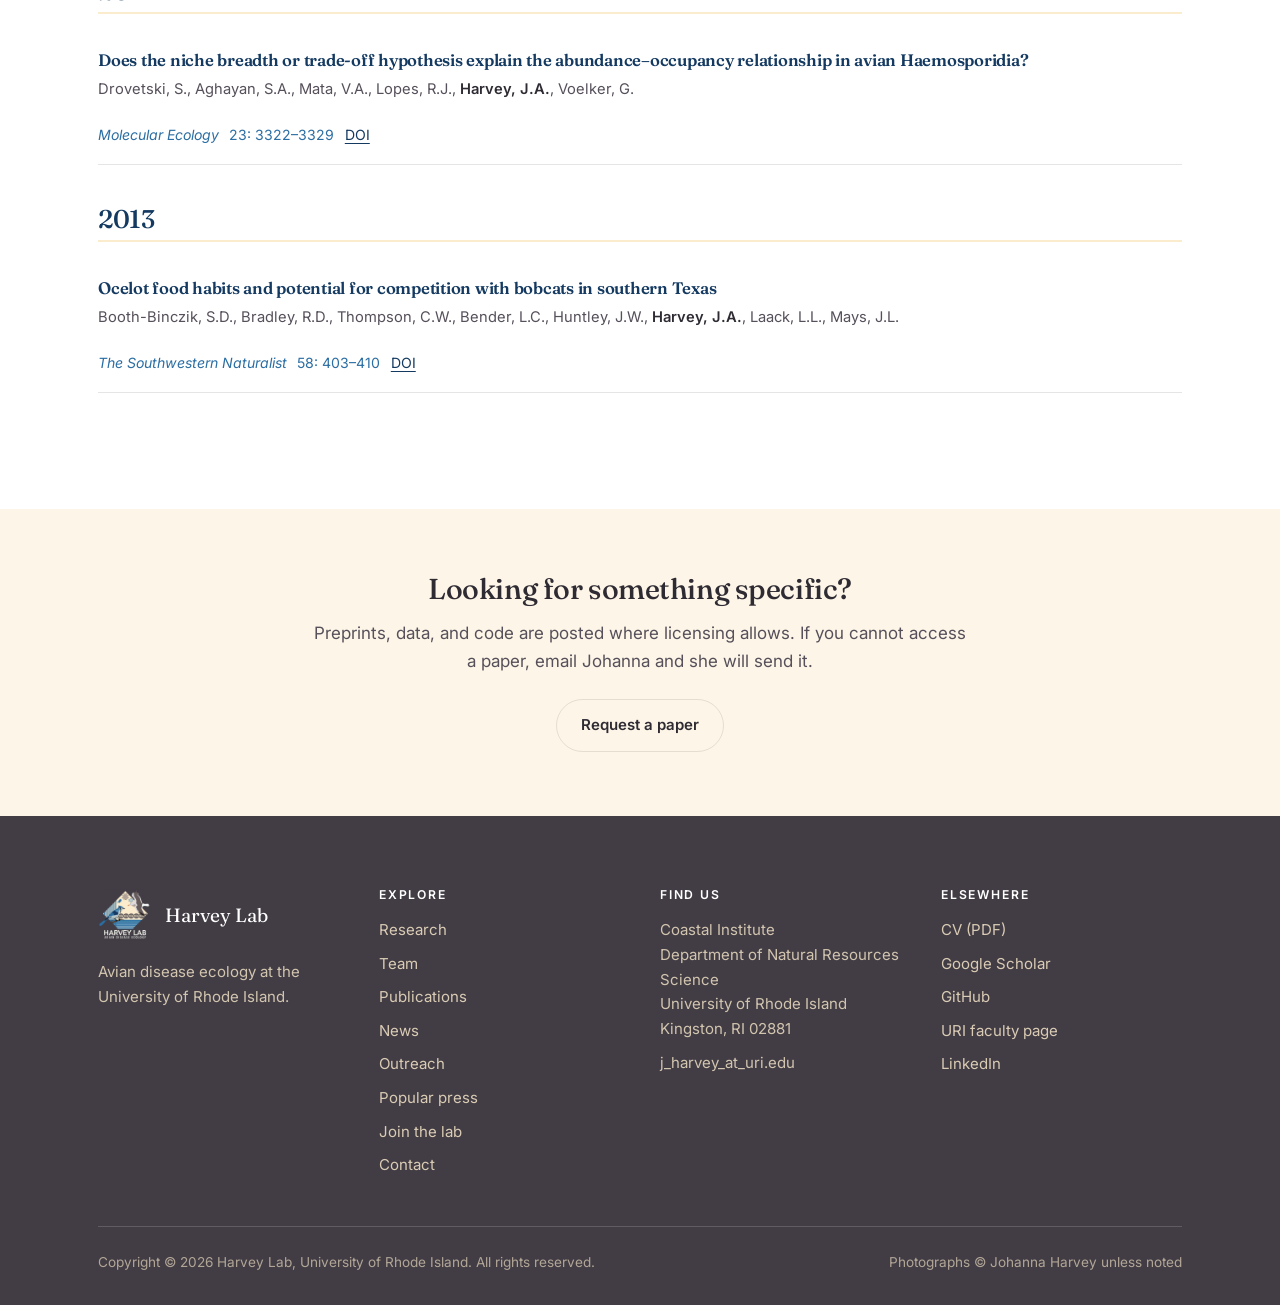
<file: publications.html>
<!DOCTYPE html>
<html lang="en">
<head>
<meta charset="utf-8">
<meta name="viewport" content="width=device-width, initial-scale=1">
<title>Publications | Harvey Lab</title>
<meta name="description" content="Peer-reviewed publications from the Harvey Lab on avian influenza, avian malaria, host immune response, and conservation decision science.">
<meta property="og:title" content="Publications | Harvey Lab">
<meta property="og:description" content="Peer-reviewed publications from the Harvey Lab on avian influenza, avian malaria, host immune response, and conservation decision science.">
<meta property="og:type" content="website">
<meta property="og:image" content="https://aviandiseaselab.com/assets/img/logo-512.png">
<link rel="canonical" href="https://aviandiseaselab.com/publications">
<meta property="og:url" content="https://aviandiseaselab.com/publications">
<meta property="og:site_name" content="Harvey Lab">
<meta name="twitter:card" content="summary_large_image">
<link rel="icon" href="assets/img/logo-512.png">
<link rel="preconnect" href="https://fonts.googleapis.com">
<link rel="preconnect" href="https://fonts.gstatic.com" crossorigin>
<link href="https://fonts.googleapis.com/css2?family=Fraunces:opsz,wght@9..144,400;9..144,500;9..144,600&family=Inter:wght@400;500;600&display=swap" rel="stylesheet">
<link rel="stylesheet" href="assets/css/site.css">
</head>
<body>
<a class="skip-link" href="#main">Skip to content</a>

<!-- ===== HEADER (identical on every page; edit all pages if you change it) ===== -->
<header class="site-header">
  <div class="wrap site-header__inner">
    <a class="brand" href="index.html">
      <img src="assets/img/logo-512.png" alt="Harvey Lab logo">
      <span class="brand__text">
        <span class="brand__name">Harvey Lab</span>
        <span class="brand__sub">Avian Disease Ecology</span>
      </span>
    </a>
    <button class="nav-toggle" type="button" aria-expanded="false" aria-controls="primary-nav" aria-label="Menu"><span></span></button>
    <nav class="nav" id="primary-nav" aria-label="Primary">
      <a href="index.html">Home</a>
      <a href="research.html">Research</a>
      <a href="team.html">Team</a>
      <a href="publications.html" class="is-active">Publications</a>
      <a href="news.html">News</a>
      <a href="outreach.html">Outreach</a>
      <a href="contact.html">Contact</a>
      <a href="join.html" class="btn btn--primary">Join the Lab</a>
    </nav>
  </div>
</header>

<main id="main">
  <section class="page-head">
    <div class="wrap page-head__inner">
      <p class="eyebrow">Publications</p>
      <h1>Publications</h1>
      <p>Peer-reviewed work from the lab and from Johanna&rsquo;s prior positions. Filter by topic or search by title, author, or journal.</p>
    </div>
  </section>

  <section class="section">
    <div class="wrap">
      <div class="pub-controls">
        <label class="visually-hidden" for="pub-search">Search publications</label>
        <input class="pub-search" id="pub-search" type="search" placeholder="Search title, author, journal&hellip;" autocomplete="off">
        <div class="chips" id="pub-chips"></div>
      </div>
      <p class="muted" style="font-size:.9rem;margin-bottom:1.5rem"><span id="pub-count"></span> &middot; See also <a href="https://scholar.google.com/citations?user=3MKj6IIAAAAJ&amp;hl=en" target="_blank" rel="noopener">Google Scholar</a></p>
      <div id="pub-list"></div>
      <noscript><p class="muted">The publication list requires JavaScript. The full list is also available on <a href="https://scholar.google.com/citations?user=3MKj6IIAAAAJ&amp;hl=en">Google Scholar</a>.</p></noscript>
    </div>
  </section>

  <section class="section section--cream section--tight">
    <div class="wrap wrap-narrow center">
      <h2 style="font-size:clamp(1.4rem,2.4vw,1.8rem)">Looking for something specific?</h2>
      <p class="muted">Preprints, data, and code are posted where licensing allows. If you cannot access a paper, email Johanna and she will send it.</p>
      <p style="margin-top:1.5rem"><a class="btn btn--ghost" href="contact.html">Request a paper</a></p>
    </div>
  </section>

</main>

<!-- ===== FOOTER (identical on every page) ===== -->
<footer class="site-footer">
  <div class="wrap">
    <div class="footer-grid">
      <div>
        <div class="footer-brand">
          <img src="assets/img/logo-512.png" alt="">
          <span>Harvey Lab</span>
        </div>
        <p style="font-size:.94rem;max-width:30ch">Avian disease ecology at the University of Rhode Island.</p>
      </div>
      <div>
        <h4>Explore</h4>
        <ul>
          <li><a href="research.html">Research</a></li>
          <li><a href="team.html">Team</a></li>
          <li><a href="publications.html">Publications</a></li>
          <li><a href="news.html">News</a></li>
          <li><a href="outreach.html">Outreach</a></li>
          <li><a href="press.html">Popular press</a></li>
          <li><a href="join.html">Join the lab</a></li>
          <li><a href="contact.html">Contact</a></li>
        </ul>
      </div>
      <div>
        <h4>Find us</h4>
        <ul>
          <li>Coastal Institute<br>Department of Natural Resources Science<br>University of Rhode Island<br>Kingston, RI 02881</li>
          <li><a class="email" data-u="j_harvey" data-d="uri.edu">j_harvey_at_uri.edu</a></li>
        </ul>
      </div>
      <div>
        <h4>Elsewhere</h4>
        <ul>
          <li><a href="assets/files/Harvey_CV.pdf">CV (PDF)</a></li>
          <li><a href="https://scholar.google.com/citations?user=3MKj6IIAAAAJ&amp;hl=en" target="_blank" rel="noopener">Google Scholar</a></li>
          <li><a href="https://github.com/JAHarvey" target="_blank" rel="noopener">GitHub</a></li>
          <li><a href="https://web.uri.edu/nrs/meet/johanna-harvey/" target="_blank" rel="noopener">URI faculty page</a></li>
          <li><a href="https://www.linkedin.com/in/johanna-harvey-0255771bb/" target="_blank" rel="noopener">LinkedIn</a></li>
        </ul>
      </div>
    </div>
    <div class="footer-bottom">
      <span>Copyright &copy; <span data-year>2026</span> Harvey Lab, University of Rhode Island. All rights reserved.</span>
      <span>Photographs &copy; Johanna Harvey unless noted</span>
    </div>
  </div>
</footer>

<script src="assets/js/publications.js"></script>
<script src="assets/js/site.js"></script>
</body>
</html>
</file>
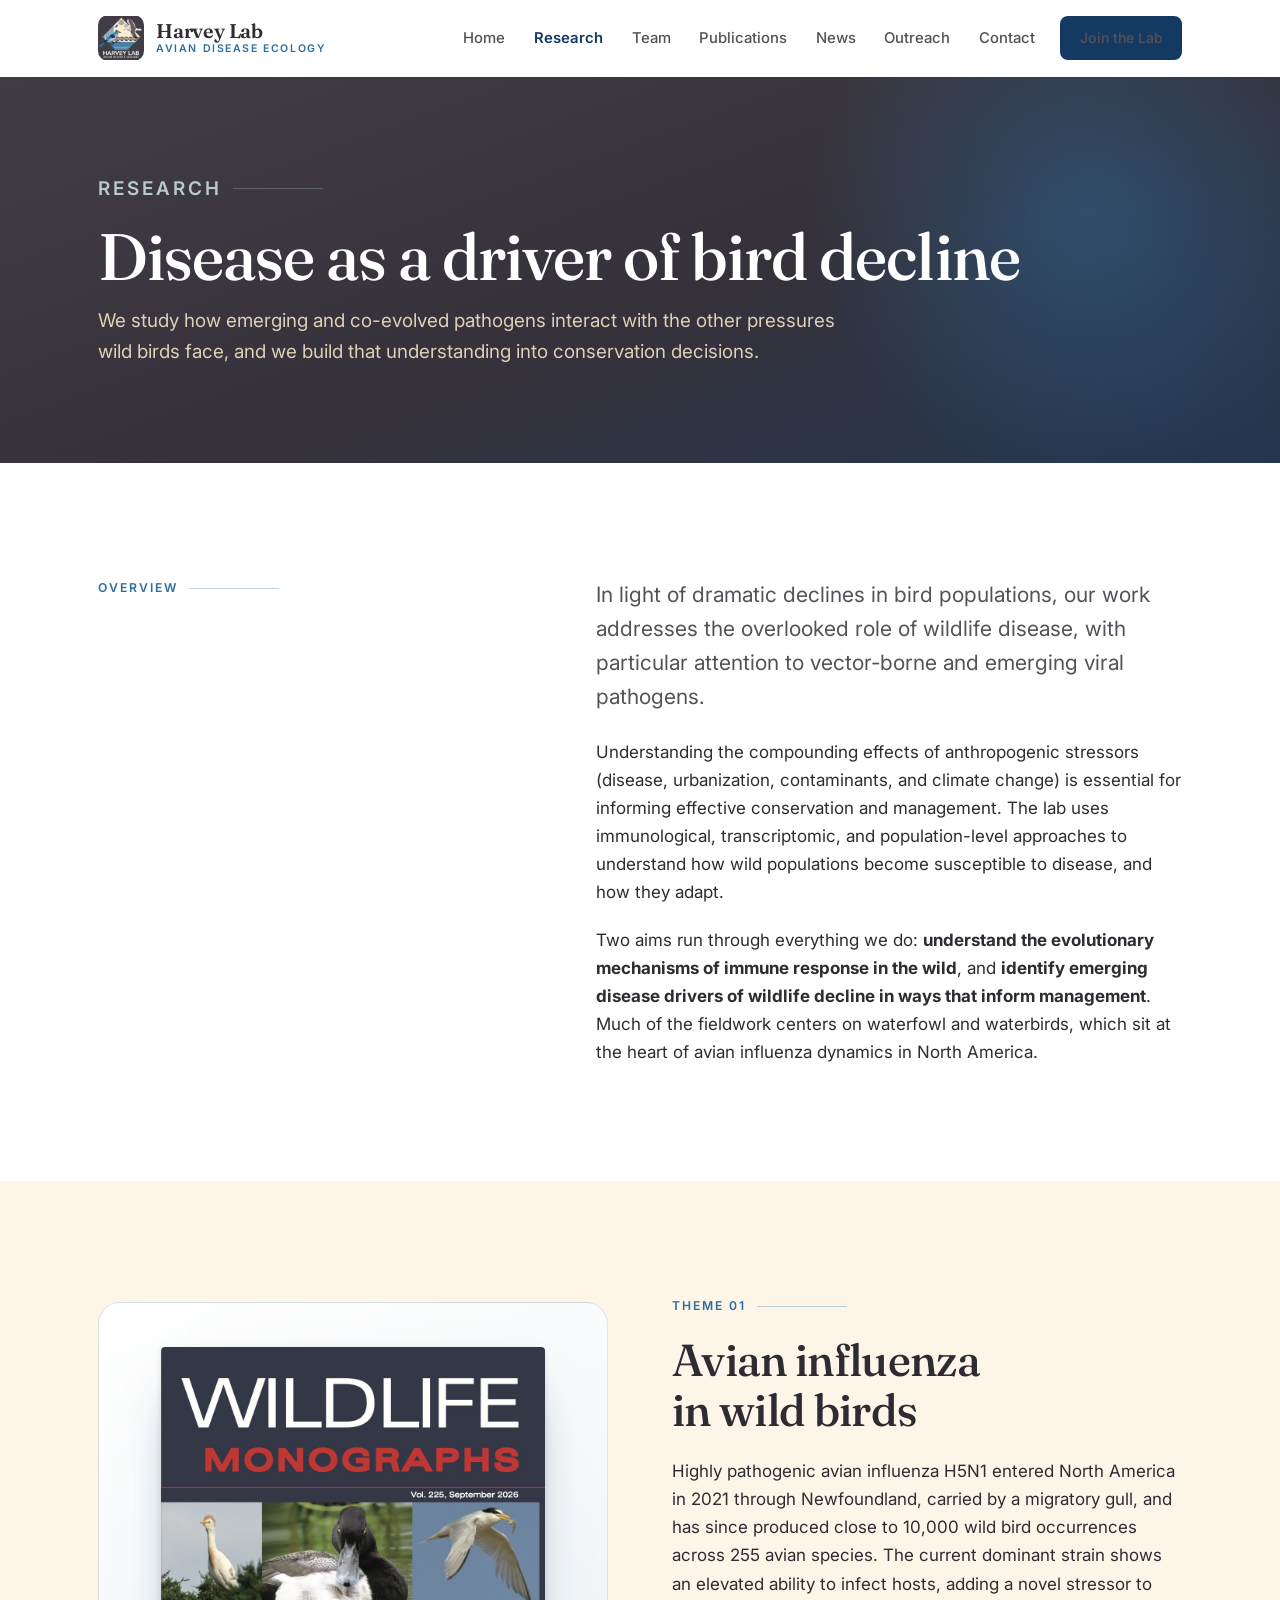
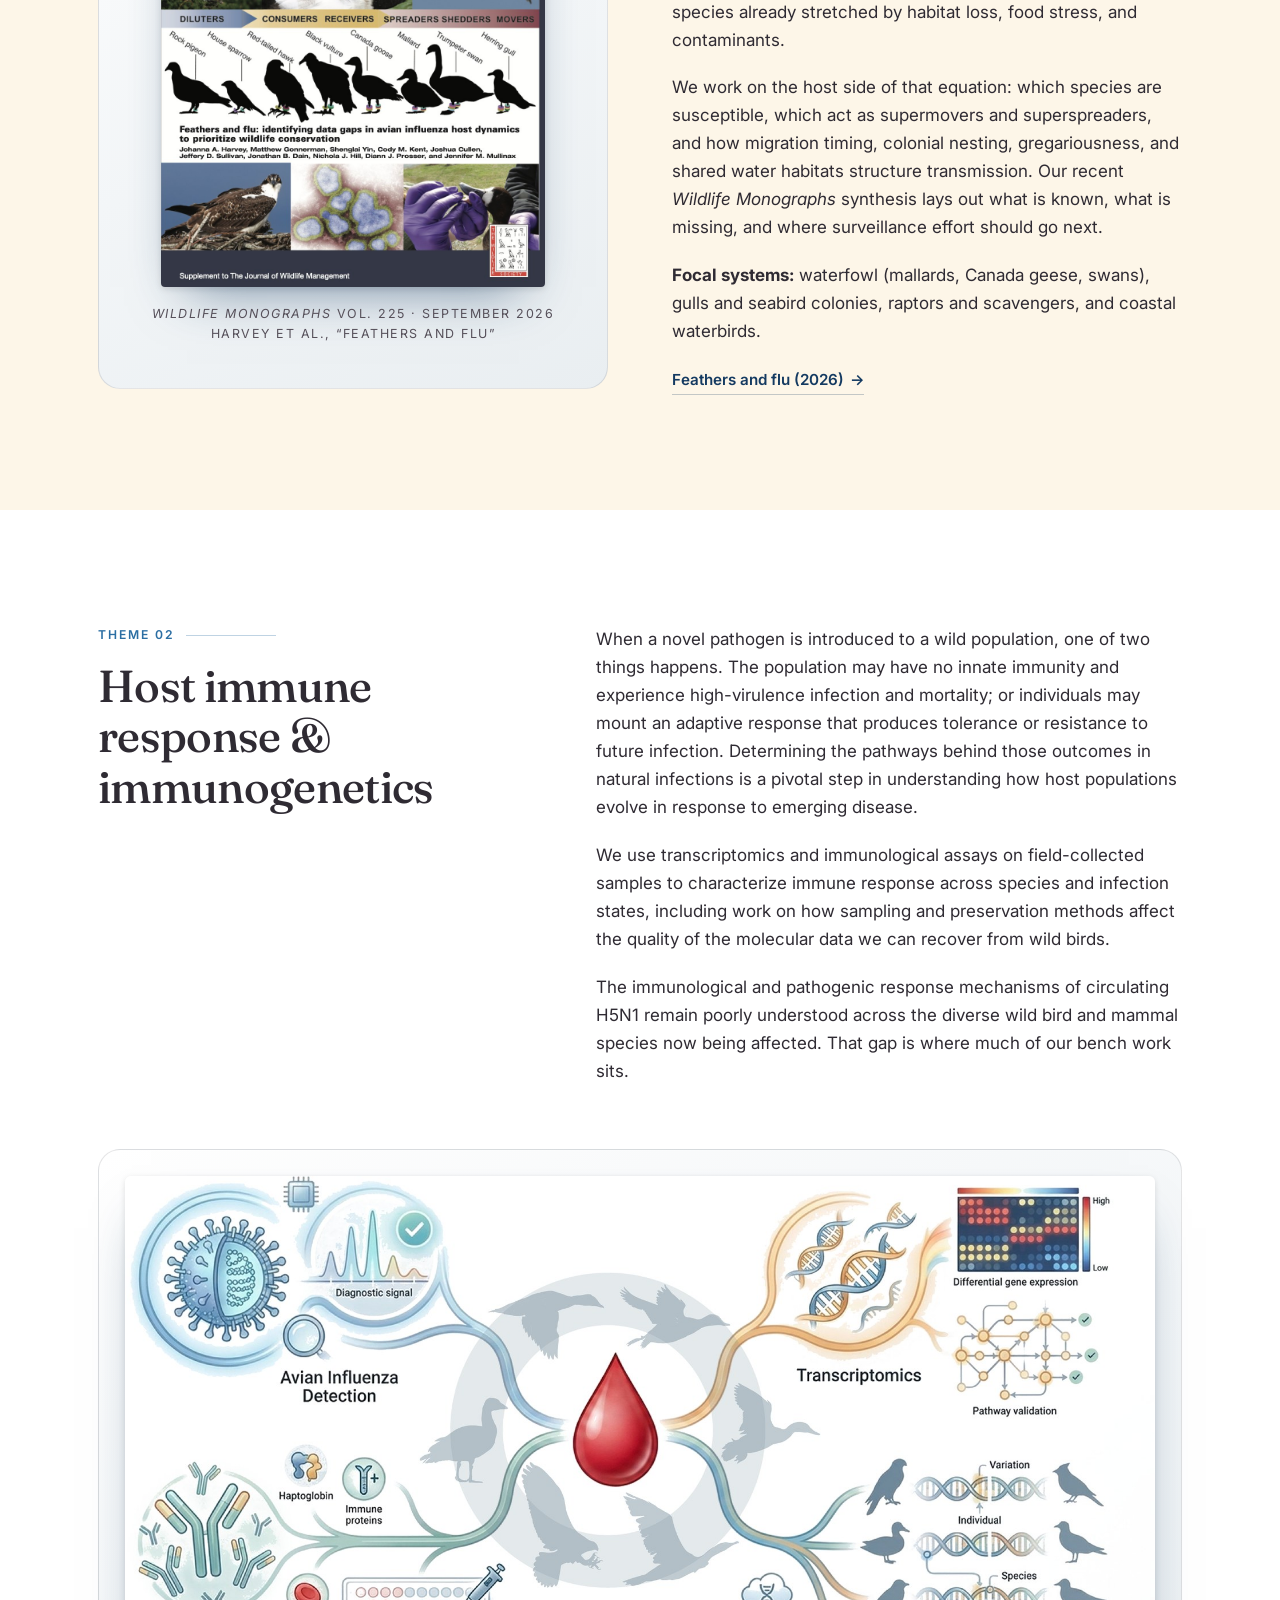
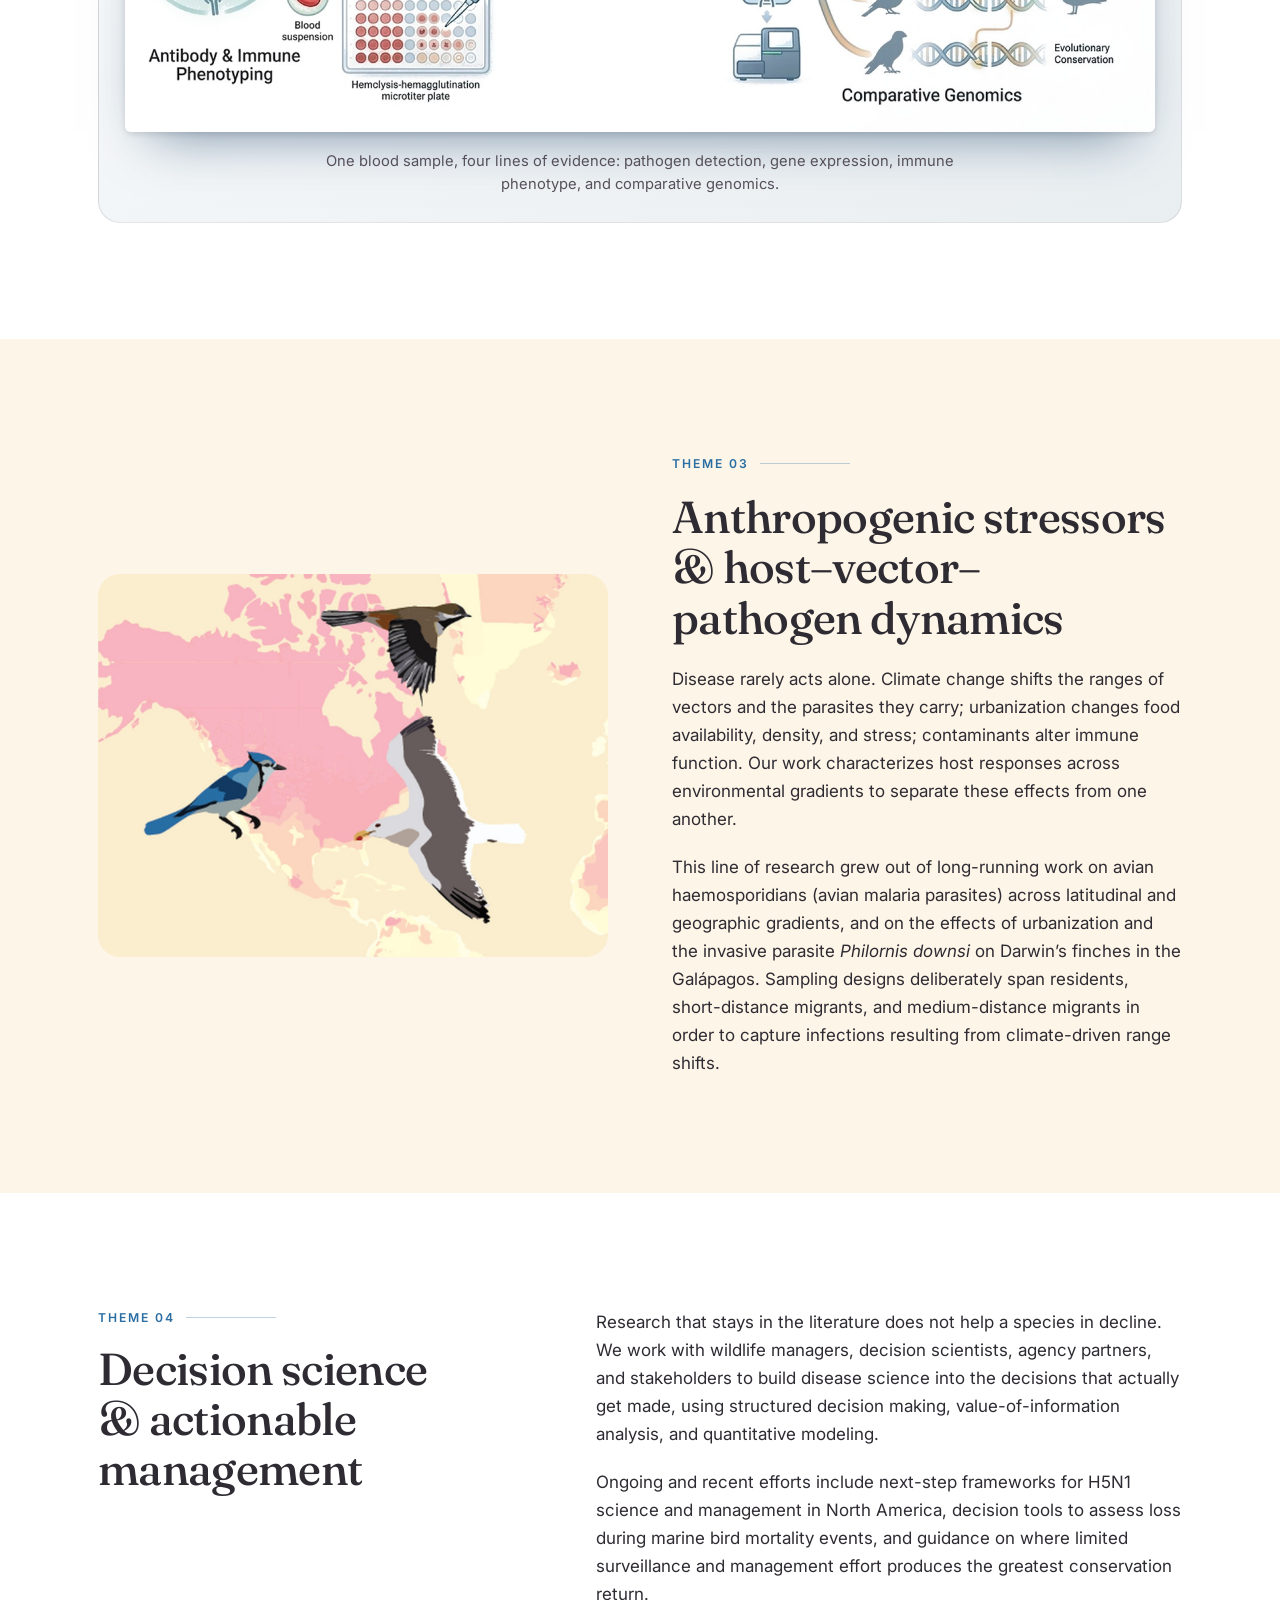
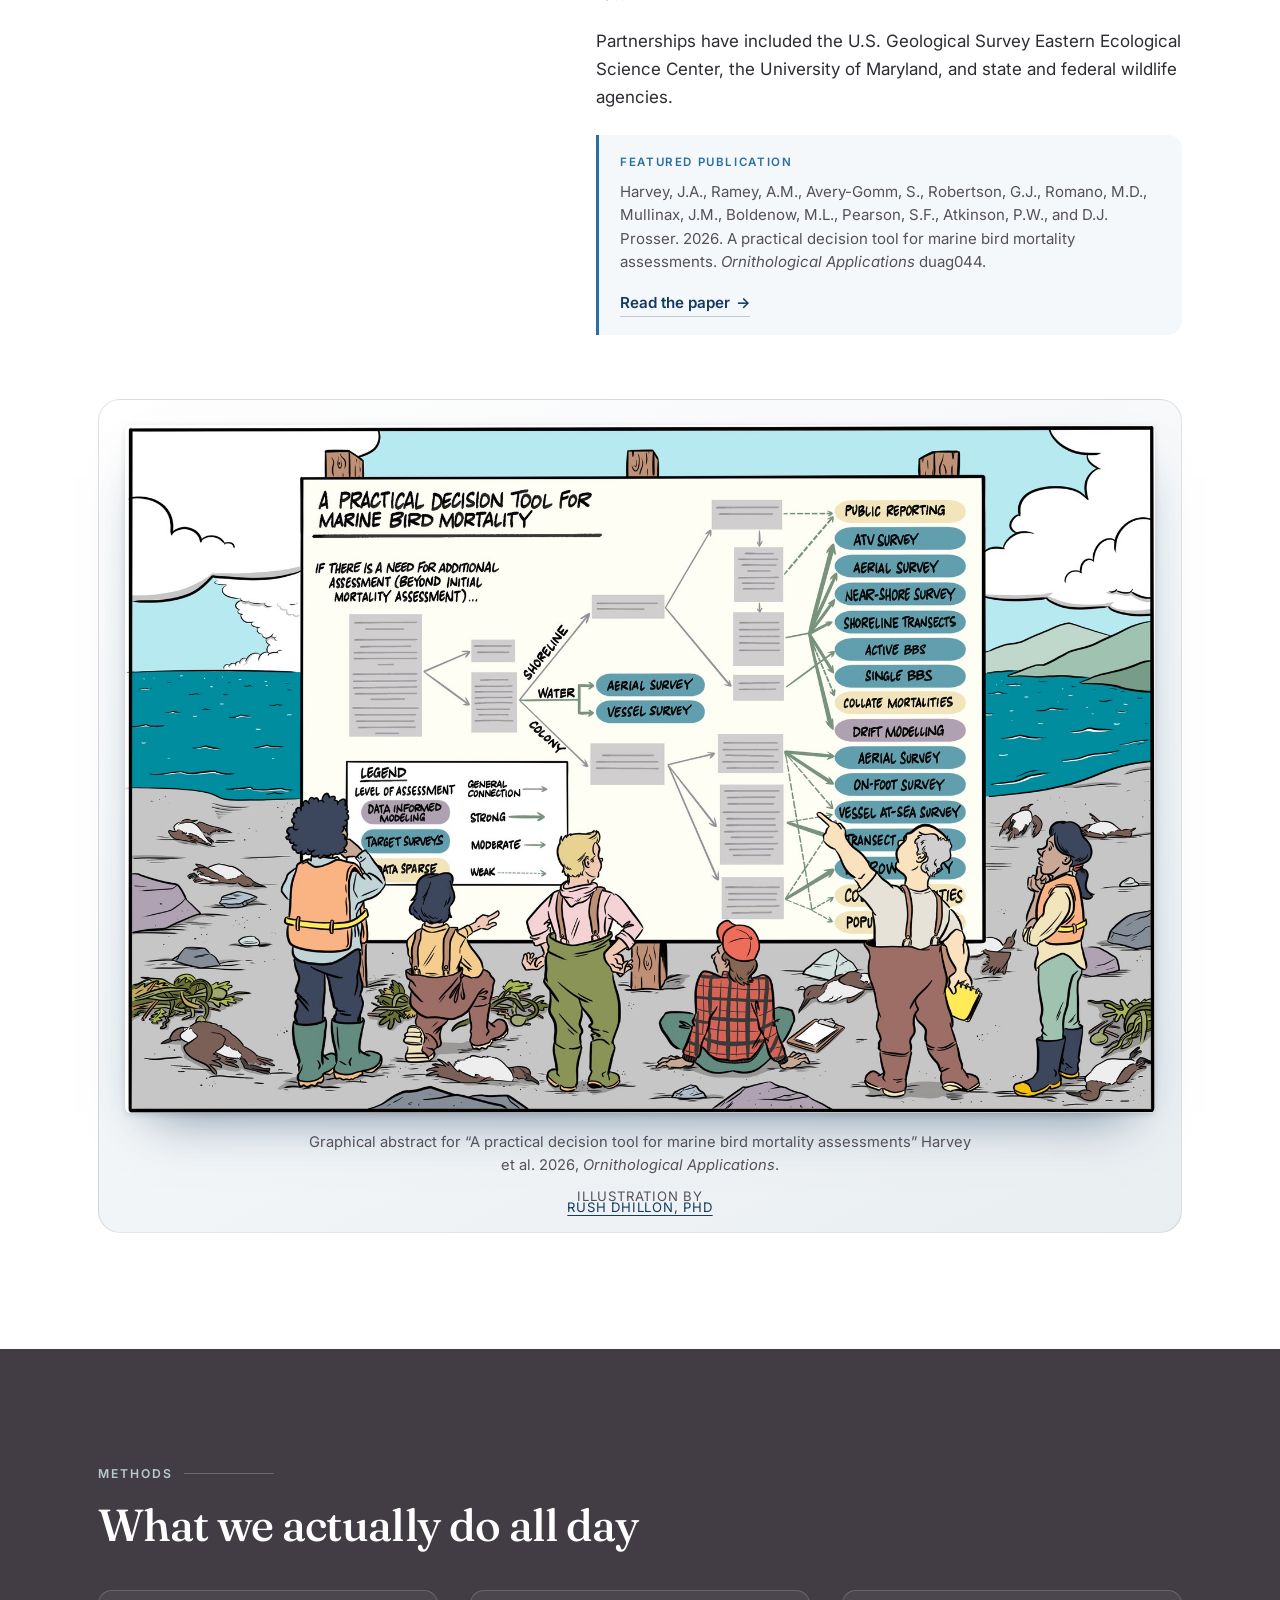
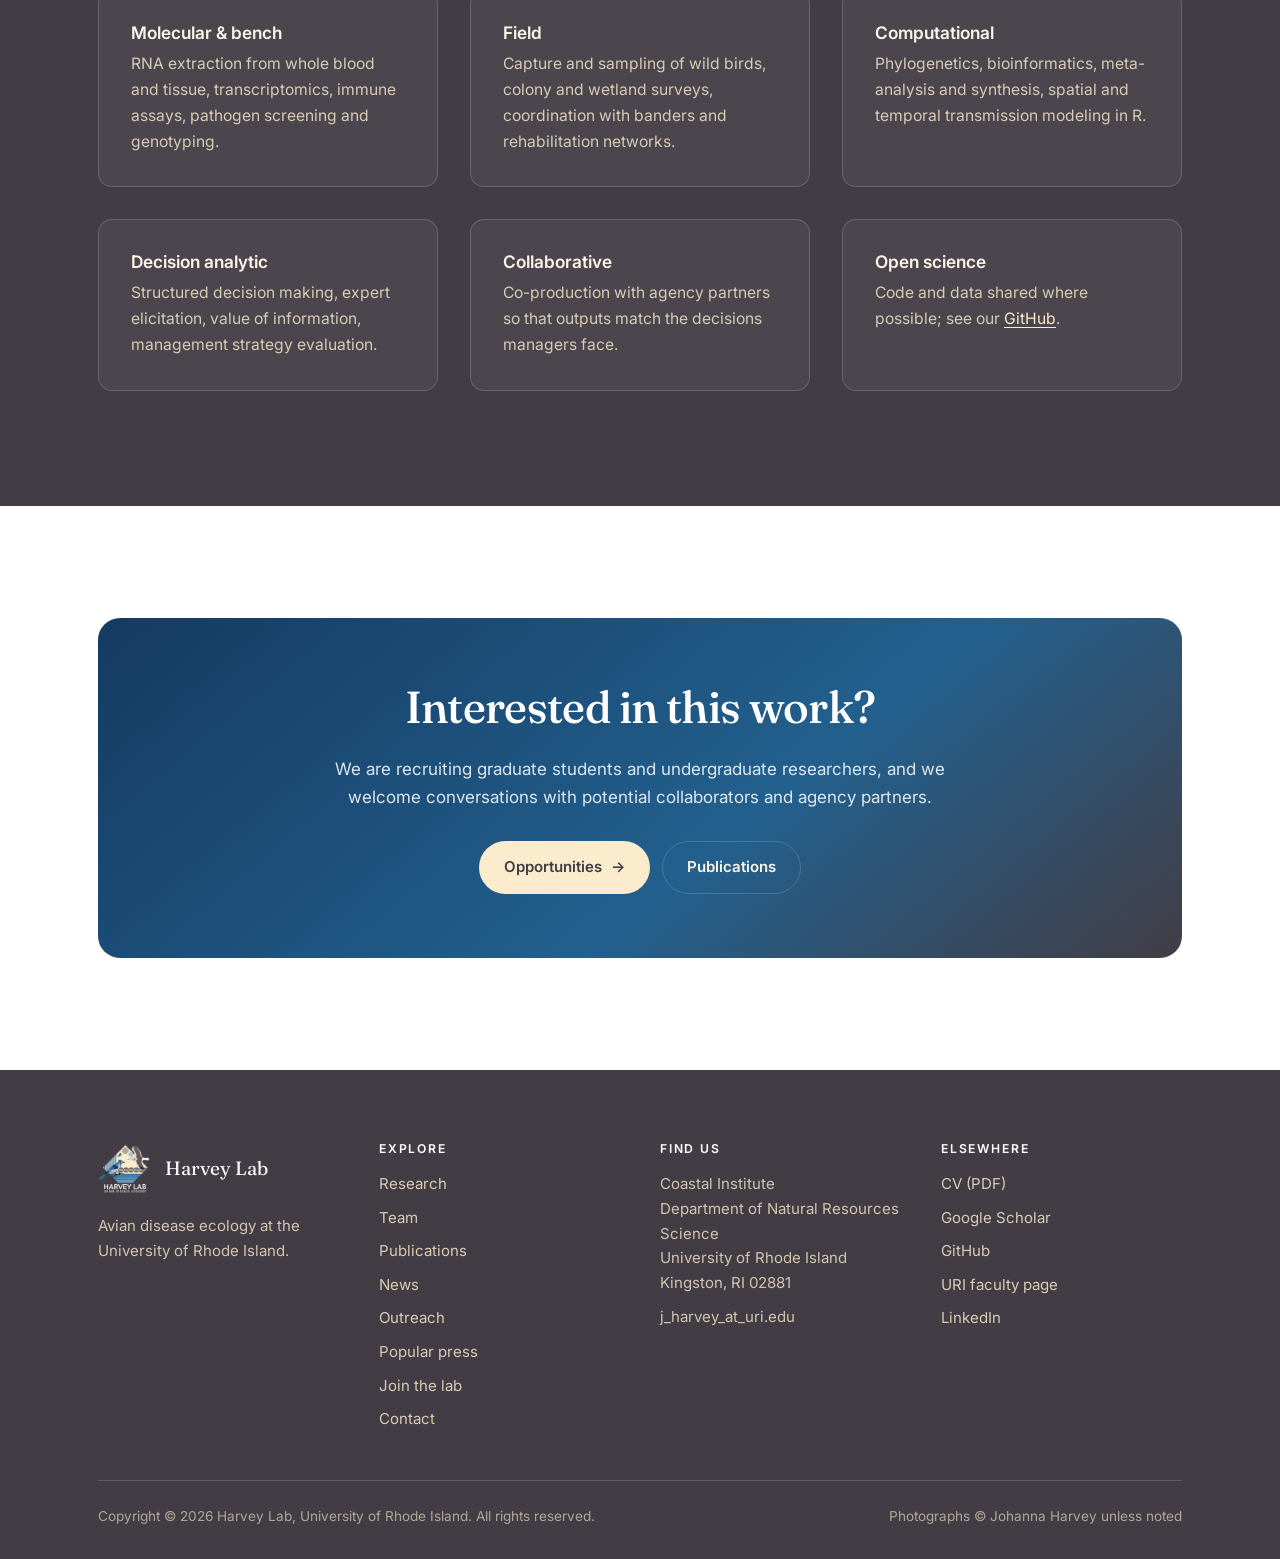
<file: research.html>
<!DOCTYPE html>
<html lang="en">
<head>
<meta charset="utf-8">
<meta name="viewport" content="width=device-width, initial-scale=1">
<title>Research | Harvey Lab</title>
<meta name="description" content="Avian influenza, host immune response, anthropogenic stressors, and decision science in the Harvey Lab at the University of Rhode Island.">
<meta property="og:title" content="Research | Harvey Lab">
<meta property="og:description" content="Avian influenza, host immune response, anthropogenic stressors, and decision science in the Harvey Lab at the University of Rhode Island.">
<meta property="og:type" content="website">
<meta property="og:image" content="https://aviandiseaselab.com/assets/img/logo-512.png">
<link rel="canonical" href="https://aviandiseaselab.com/research">
<meta property="og:url" content="https://aviandiseaselab.com/research">
<meta property="og:site_name" content="Harvey Lab">
<meta name="twitter:card" content="summary_large_image">
<link rel="icon" href="assets/img/logo-512.png">
<link rel="preconnect" href="https://fonts.googleapis.com">
<link rel="preconnect" href="https://fonts.gstatic.com" crossorigin>
<link href="https://fonts.googleapis.com/css2?family=Fraunces:opsz,wght@9..144,400;9..144,500;9..144,600&family=Inter:wght@400;500;600&display=swap" rel="stylesheet">
<link rel="stylesheet" href="assets/css/site.css">
</head>
<body>
<a class="skip-link" href="#main">Skip to content</a>

<!-- ===== HEADER (identical on every page; edit all pages if you change it) ===== -->
<header class="site-header">
  <div class="wrap site-header__inner">
    <a class="brand" href="index.html">
      <img src="assets/img/logo-512.png" alt="Harvey Lab logo">
      <span class="brand__text">
        <span class="brand__name">Harvey Lab</span>
        <span class="brand__sub">Avian Disease Ecology</span>
      </span>
    </a>
    <button class="nav-toggle" type="button" aria-expanded="false" aria-controls="primary-nav" aria-label="Menu"><span></span></button>
    <nav class="nav" id="primary-nav" aria-label="Primary">
      <a href="index.html">Home</a>
      <a href="research.html" class="is-active">Research</a>
      <a href="team.html">Team</a>
      <a href="publications.html">Publications</a>
      <a href="news.html">News</a>
      <a href="outreach.html">Outreach</a>
      <a href="contact.html">Contact</a>
      <a href="join.html" class="btn btn--primary">Join the Lab</a>
    </nav>
  </div>
</header>

<main id="main">
  <section class="page-head">
    <div class="wrap page-head__inner">
      <p class="eyebrow">Research</p>
      <h1>Disease as a driver of bird decline</h1>
      <p>We study how emerging and co-evolved pathogens interact with the other pressures wild birds face, and we build that understanding into conservation decisions.</p>
    </div>
  </section>

  <section class="section">
    <div class="wrap">
      <div class="split">
        <div><p class="eyebrow">Overview</p></div>
        <div class="stack">
          <p class="lede">In light of dramatic declines in bird populations, our work addresses the overlooked role of wildlife disease, with particular attention to vector-borne and emerging viral pathogens.</p>
          <p>Understanding the compounding effects of anthropogenic stressors (disease, urbanization, contaminants, and climate change) is essential for informing effective conservation and management. The lab uses immunological, transcriptomic, and population-level approaches to understand how wild populations become susceptible to disease, and how they adapt.</p>
          <p>Two aims run through everything we do: <strong>understand the evolutionary mechanisms of immune response in the wild</strong>, and <strong>identify emerging disease drivers of wildlife decline in ways that inform management</strong>. Much of the fieldwork centers on waterfowl and waterbirds, which sit at the heart of avian influenza dynamics in North America.</p>
        </div>
      </div>
    </div>
  </section>

  <section class="section section--cream" id="influenza">
    <div class="wrap">
      <div class="split split--even" style="align-items:center">
        <figure class="cover-panel">
          <a href="https://doi.org/10.1002/wmon.70015" target="_blank" rel="noopener">
            <img src="assets/img/wildlife-monographs-cover.jpg" width="988" height="1390" loading="lazy"
                 alt="Cover of Wildlife Monographs Volume 225, September 2026: Feathers and flu: identifying data gaps in avian influenza host dynamics to prioritize wildlife conservation. Silhouettes of rock pigeon, house sparrow, red-tailed hawk, black vulture, Canada goose, mallard, trumpeter swan, and herring gull arranged along a gradient from diluters to movers.">
          </a>
          <figcaption><em>Wildlife Monographs</em> Vol. 225 &middot; September 2026<br>Harvey et al., &ldquo;Feathers and flu&rdquo;</figcaption>
        </figure>
        <div class="stack">
          <p class="eyebrow">Theme 01</p>
          <h2>Avian influenza in wild birds</h2>
          <p>Highly pathogenic avian influenza H5N1 entered North America in 2021 through Newfoundland, carried by a migratory gull, and has since produced close to 10,000 wild bird occurrences across 255 avian species. The current dominant strain shows an elevated ability to infect hosts, adding a novel stressor to species already stretched by habitat loss, food stress, and contaminants.</p>
          <p>We work on the host side of that equation: which species are susceptible, which act as supermovers and superspreaders, and how migration timing, colonial nesting, gregariousness, and shared water habitats structure transmission. Our recent <em>Wildlife Monographs</em> synthesis lays out what is known, what is missing, and where surveillance effort should go next.</p>
          <p><strong>Focal systems:</strong> waterfowl (mallards, Canada geese, swans), gulls and seabird colonies, raptors and scavengers, and coastal waterbirds.</p>
          <p><a class="link-arrow" href="https://doi.org/10.1002/wmon.70015" target="_blank" rel="noopener">Feathers and flu (2026) <span aria-hidden="true">&rarr;</span></a></p>
        </div>
      </div>
    </div>
  </section>

  <section class="section" id="immunity">
    <div class="wrap">
      <div class="split">
        <div>
          <p class="eyebrow">Theme 02</p>
          <h2>Host immune response &amp; immunogenetics</h2>
        </div>
        <div class="stack">
          <p>When a novel pathogen is introduced to a wild population, one of two things happens. The population may have no innate immunity and experience high-virulence infection and mortality; or individuals may mount an adaptive response that produces tolerance or resistance to future infection. Determining the pathways behind those outcomes in natural infections is a pivotal step in understanding how host populations evolve in response to emerging disease.</p>
          <p>We use transcriptomics and immunological assays on field-collected samples to characterize immune response across species and infection states, including work on how sampling and preservation methods affect the quality of the molecular data we can recover from wild birds.</p>
          <p>The immunological and pathogenic response mechanisms of circulating H5N1 remain poorly understood across the diverse wild bird and mammal species now being affected. That gap is where much of our bench work sits.</p>
        </div>
      </div>

      <figure class="cover-panel cover-panel--wide" style="margin-top:clamp(2.5rem,5vw,4rem)">
        <img src="assets/img/blood-sample-utility.jpg" width="1800" height="972" loading="lazy"
             alt="Diagram showing four uses of a single avian blood sample, radiating from a central blood drop over silhouettes of ducks, geese, gulls and raptors: avian influenza detection via diagnostic signal; transcriptomics yielding differential gene expression and pathway validation; antibody and immune phenotyping using haptoglobin, immune proteins and hemolysis-hemagglutination microtiter plates; and comparative genomics comparing variation within individuals, between species, and across evolutionary conservation.">
        <figcaption>
          One blood sample, four lines of evidence: pathogen detection, gene expression, immune phenotype, and comparative genomics.
        </figcaption>
      </figure>
    </div>
  </section>

  <section class="section section--cream" id="stressors">
    <div class="wrap">
      <div class="split split--even" style="align-items:center">
        <div class="feature__img" style="background-image:url('assets/img/research-stressors.jpg')" role="img"
             aria-label="Illustrated map of North America in warm cream and pink, with a blue jay perched over the western United States, a great black-backed gull in flight across the Atlantic seaboard, and a migratory thrush flying north over Canada."></div>
        <div class="stack">
          <p class="eyebrow">Theme 03</p>
          <h2>Anthropogenic stressors &amp; host&ndash;vector&ndash;pathogen dynamics</h2>
          <p>Disease rarely acts alone. Climate change shifts the ranges of vectors and the parasites they carry; urbanization changes food availability, density, and stress; contaminants alter immune function. Our work characterizes host responses across environmental gradients to separate these effects from one another.</p>
          <p>This line of research grew out of long-running work on avian haemosporidians (avian malaria parasites) across latitudinal and geographic gradients, and on the effects of urbanization and the invasive parasite <em>Philornis downsi</em> on Darwin&rsquo;s finches in the Gal&aacute;pagos. Sampling designs deliberately span residents, short-distance migrants, and medium-distance migrants in order to capture infections resulting from climate-driven range shifts.</p>
        </div>
      </div>
    </div>
  </section>

  <section class="section" id="decision">
    <div class="wrap">
      <div class="split">
        <div>
          <p class="eyebrow">Theme 04</p>
          <h2>Decision science &amp; actionable management</h2>
        </div>
        <div class="stack">
          <p>Research that stays in the literature does not help a species in decline. We work with wildlife managers, decision scientists, agency partners, and stakeholders to build disease science into the decisions that actually get made, using structured decision making, value-of-information analysis, and quantitative modeling.</p>
          <p>Ongoing and recent efforts include next-step frameworks for H5N1 science and management in North America, decision tools to assess loss during marine bird mortality events, and guidance on where limited surveillance and management effort produces the greatest conservation return.</p>
          <p>Partnerships have included the U.S. Geological Survey Eastern Ecological Science Center, the University of Maryland, and state and federal wildlife agencies.</p>

          <div class="pub-highlight">
            <span class="label">Featured publication</span>
            <p>Harvey, J.A., Ramey, A.M., Avery-Gomm, S., Robertson, G.J., Romano, M.D., Mullinax, J.M., Boldenow, M.L., Pearson, S.F., Atkinson, P.W., and D.J. Prosser. 2026. A practical decision tool for marine bird mortality assessments. <em>Ornithological Applications</em> duag044.</p>
            <p style="margin-top:.6rem"><a class="link-arrow" href="https://doi.org/10.1093/ornithapp/duag044" target="_blank" rel="noopener">Read the paper <span aria-hidden="true">&rarr;</span></a></p>
          </div>
        </div>
      </div>

      <figure class="cover-panel cover-panel--wide" style="margin-top:clamp(2.5rem,5vw,4rem)">
        <a href="https://doi.org/10.1093/ornithapp/duag044" target="_blank" rel="noopener">
          <img src="assets/img/marine-bird-mortality-decision-tool.jpg" width="1800" height="1201" loading="lazy"
               alt="Graphical abstract for 'A practical decision tool for marine bird mortality assessments': researchers on a rocky shoreline with beached seabirds study a large decision tree that branches from shoreline, water, and colony contexts into assessment approaches including aerial, vessel, on-foot and near-shore surveys, shoreline transects, drift modelling, and public reporting, colour-coded by level of assessment from data-sparse to data-informed modelling.">
        </a>
        <figcaption>
          Graphical abstract for &ldquo;A practical decision tool for marine bird mortality assessments&rdquo; Harvey et al. 2026, <em>Ornithological Applications</em>.
          <span class="credit">Illustration by <a href="https://www.rushstudio.ca" target="_blank" rel="noopener">Rush Dhillon, PhD</a></span>
        </figcaption>
      </figure>
    </div>
  </section>

  <section class="section section--dark">
    <div class="wrap">
      <p class="eyebrow">Methods</p>
      <h2 style="max-width:22ch">What we actually do all day</h2>
      <div class="grid grid--3" style="margin-top:2.5rem">
        <div class="card card--dark"><h4>Molecular &amp; bench</h4><p>RNA extraction from whole blood and tissue, transcriptomics, immune assays, pathogen screening and genotyping.</p></div>
        <div class="card card--dark"><h4>Field</h4><p>Capture and sampling of wild birds, colony and wetland surveys, coordination with banders and rehabilitation networks.</p></div>
        <div class="card card--dark"><h4>Computational</h4><p>Phylogenetics, bioinformatics, meta-analysis and synthesis, spatial and temporal transmission modeling in R.</p></div>
        <div class="card card--dark"><h4>Decision analytic</h4><p>Structured decision making, expert elicitation, value of information, management strategy evaluation.</p></div>
        <div class="card card--dark"><h4>Collaborative</h4><p>Co-production with agency partners so that outputs match the decisions managers face.</p></div>
        <div class="card card--dark"><h4>Open science</h4><p>Code and data shared where possible; see our <a href="https://github.com/JAHarvey" target="_blank" rel="noopener">GitHub</a>.</p></div>
      </div>
    </div>
  </section>

  <section class="section--tight" style="padding-bottom:clamp(4rem,9vw,7rem);padding-top:clamp(4rem,9vw,7rem)">
    <div class="wrap">
      <div class="cta">
        <h2>Interested in this work?</h2>
        <p>We are recruiting graduate students and undergraduate researchers, and we welcome conversations with potential collaborators and agency partners.</p>
        <div class="cta__actions">
          <a class="btn btn--light" href="join.html">Opportunities <span class="arrow">&rarr;</span></a>
          <a class="btn btn--outline-light" href="publications.html">Publications</a>
        </div>
      </div>
    </div>
  </section>

</main>

<!-- ===== FOOTER (identical on every page) ===== -->
<footer class="site-footer">
  <div class="wrap">
    <div class="footer-grid">
      <div>
        <div class="footer-brand">
          <img src="assets/img/logo-512.png" alt="">
          <span>Harvey Lab</span>
        </div>
        <p style="font-size:.94rem;max-width:30ch">Avian disease ecology at the University of Rhode Island.</p>
      </div>
      <div>
        <h4>Explore</h4>
        <ul>
          <li><a href="research.html">Research</a></li>
          <li><a href="team.html">Team</a></li>
          <li><a href="publications.html">Publications</a></li>
          <li><a href="news.html">News</a></li>
          <li><a href="outreach.html">Outreach</a></li>
          <li><a href="press.html">Popular press</a></li>
          <li><a href="join.html">Join the lab</a></li>
          <li><a href="contact.html">Contact</a></li>
        </ul>
      </div>
      <div>
        <h4>Find us</h4>
        <ul>
          <li>Coastal Institute<br>Department of Natural Resources Science<br>University of Rhode Island<br>Kingston, RI 02881</li>
          <li><a class="email" data-u="j_harvey" data-d="uri.edu">j_harvey_at_uri.edu</a></li>
        </ul>
      </div>
      <div>
        <h4>Elsewhere</h4>
        <ul>
          <li><a href="assets/files/Harvey_CV.pdf">CV (PDF)</a></li>
          <li><a href="https://scholar.google.com/citations?user=3MKj6IIAAAAJ&amp;hl=en" target="_blank" rel="noopener">Google Scholar</a></li>
          <li><a href="https://github.com/JAHarvey" target="_blank" rel="noopener">GitHub</a></li>
          <li><a href="https://web.uri.edu/nrs/meet/johanna-harvey/" target="_blank" rel="noopener">URI faculty page</a></li>
          <li><a href="https://www.linkedin.com/in/johanna-harvey-0255771bb/" target="_blank" rel="noopener">LinkedIn</a></li>
        </ul>
      </div>
    </div>
    <div class="footer-bottom">
      <span>Copyright &copy; <span data-year>2026</span> Harvey Lab, University of Rhode Island. All rights reserved.</span>
      <span>Photographs &copy; Johanna Harvey unless noted</span>
    </div>
  </div>
</footer>

<script src="assets/js/site.js"></script>
</body>
</html>
</file>
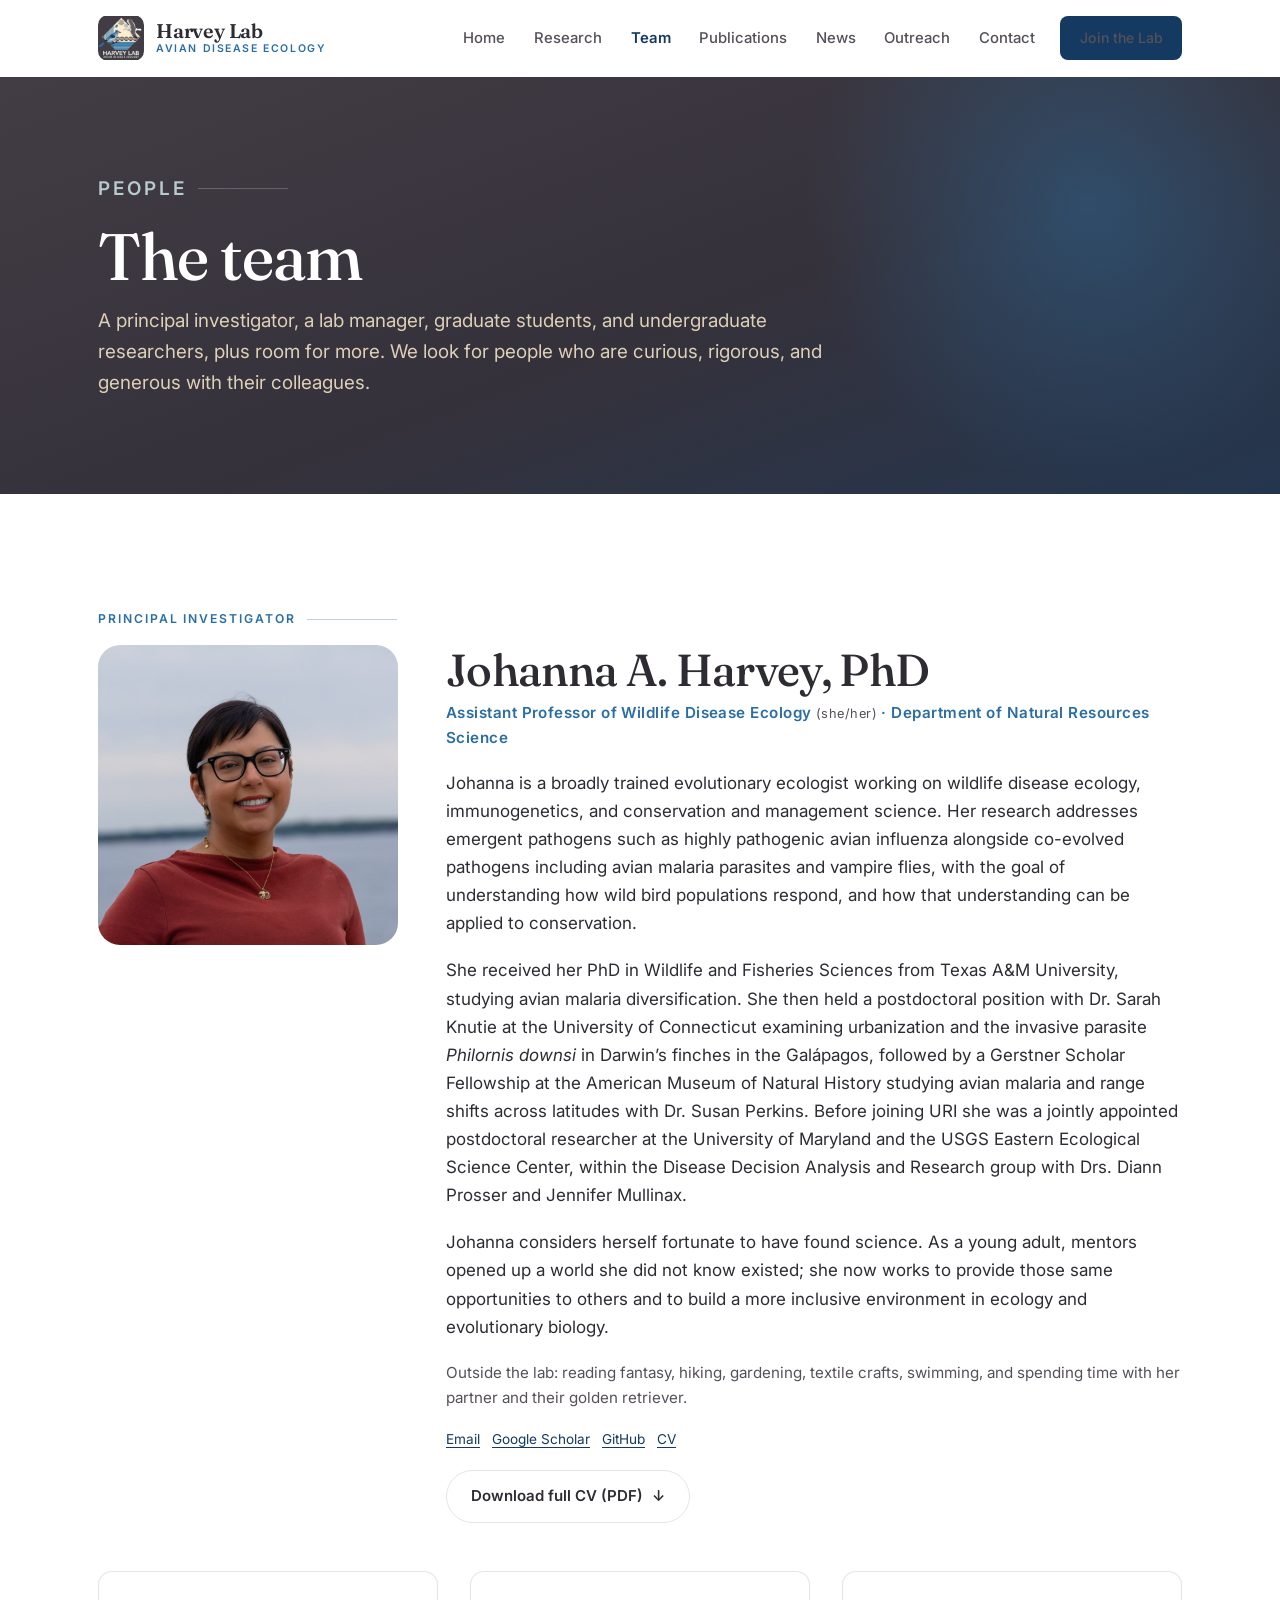
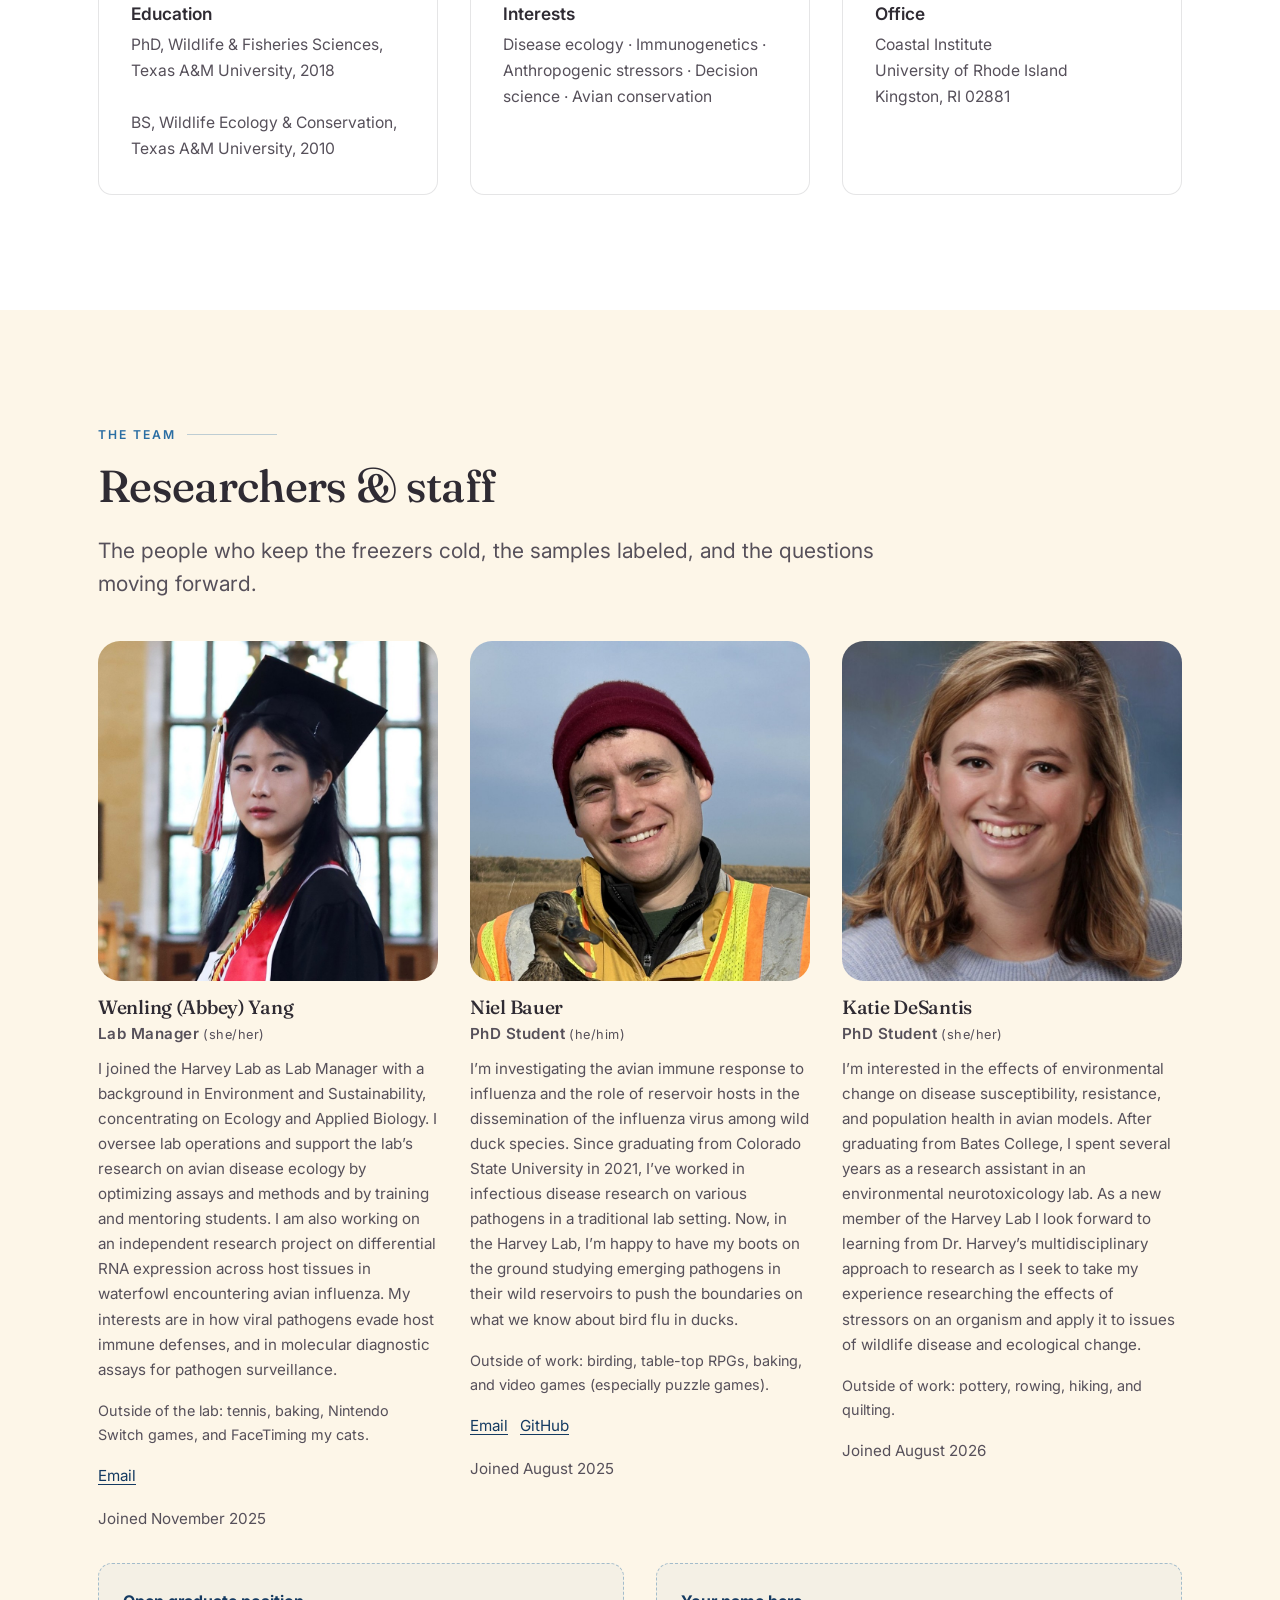
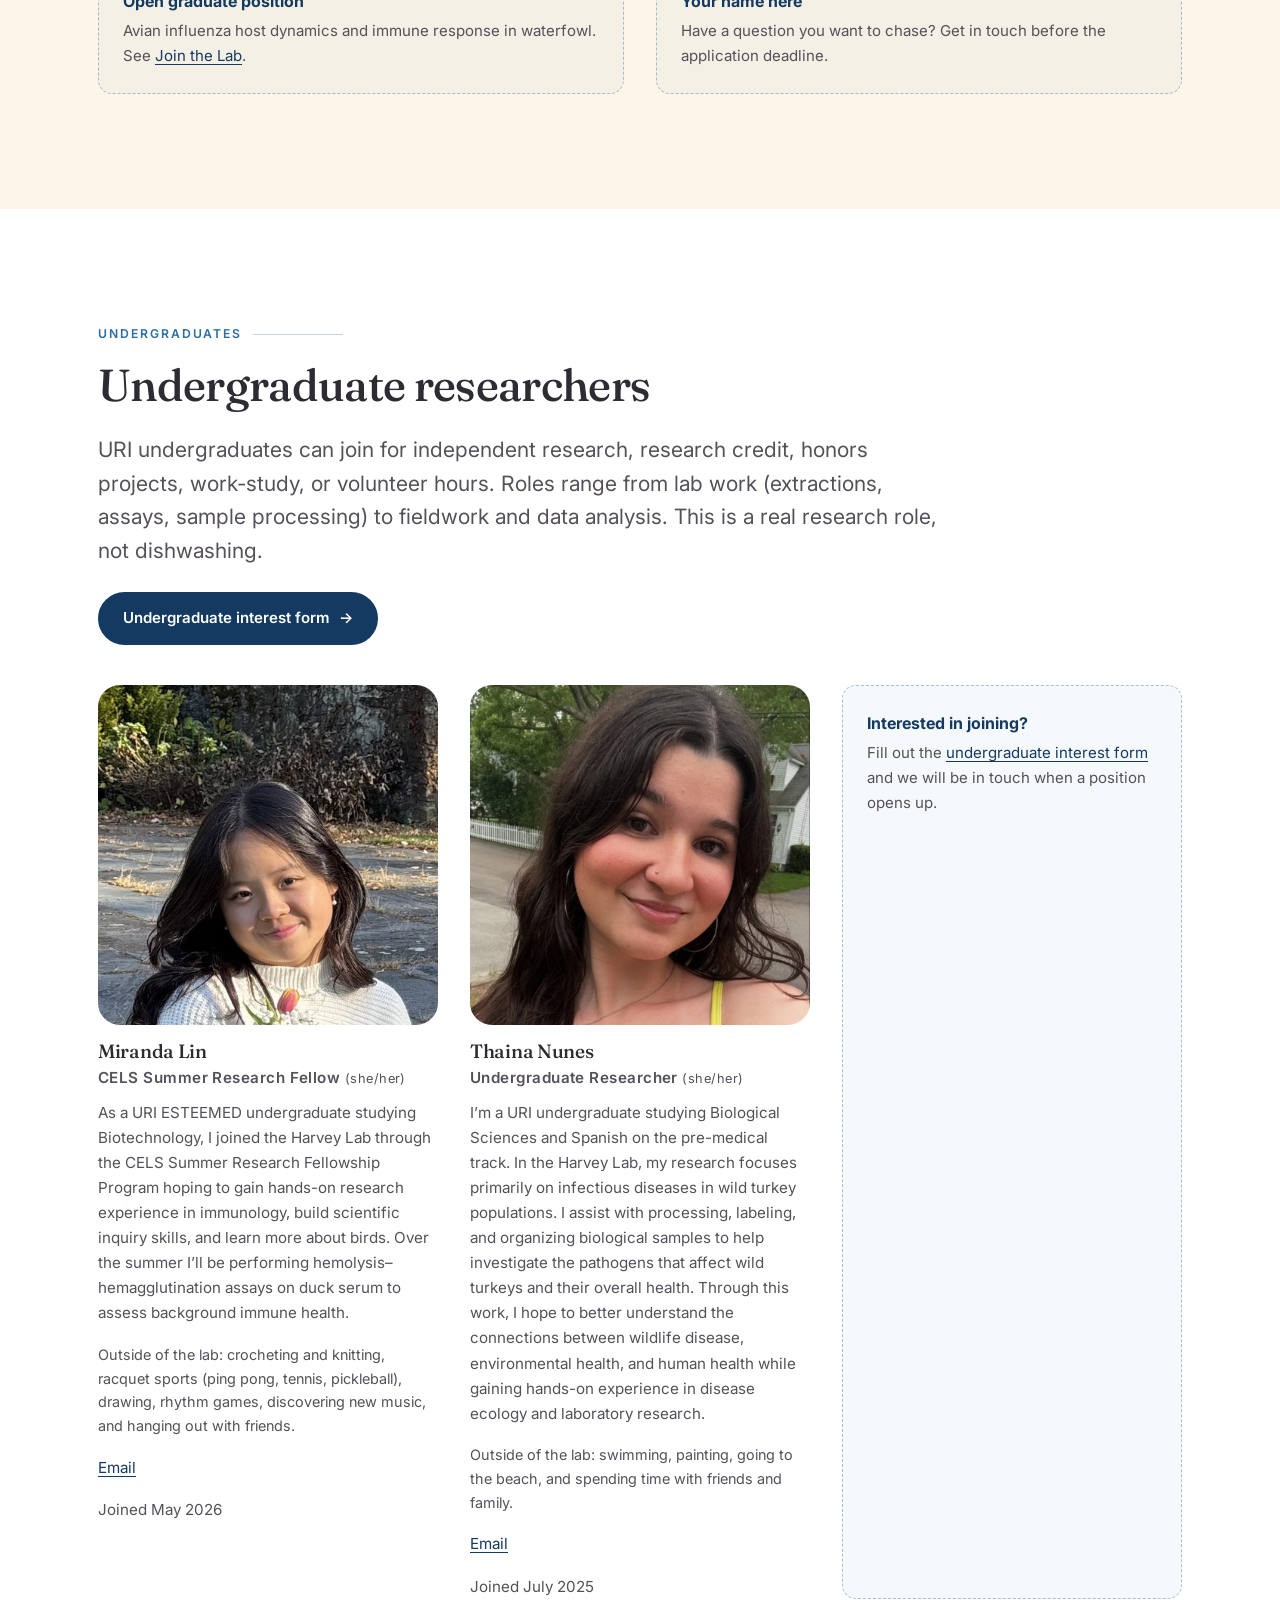
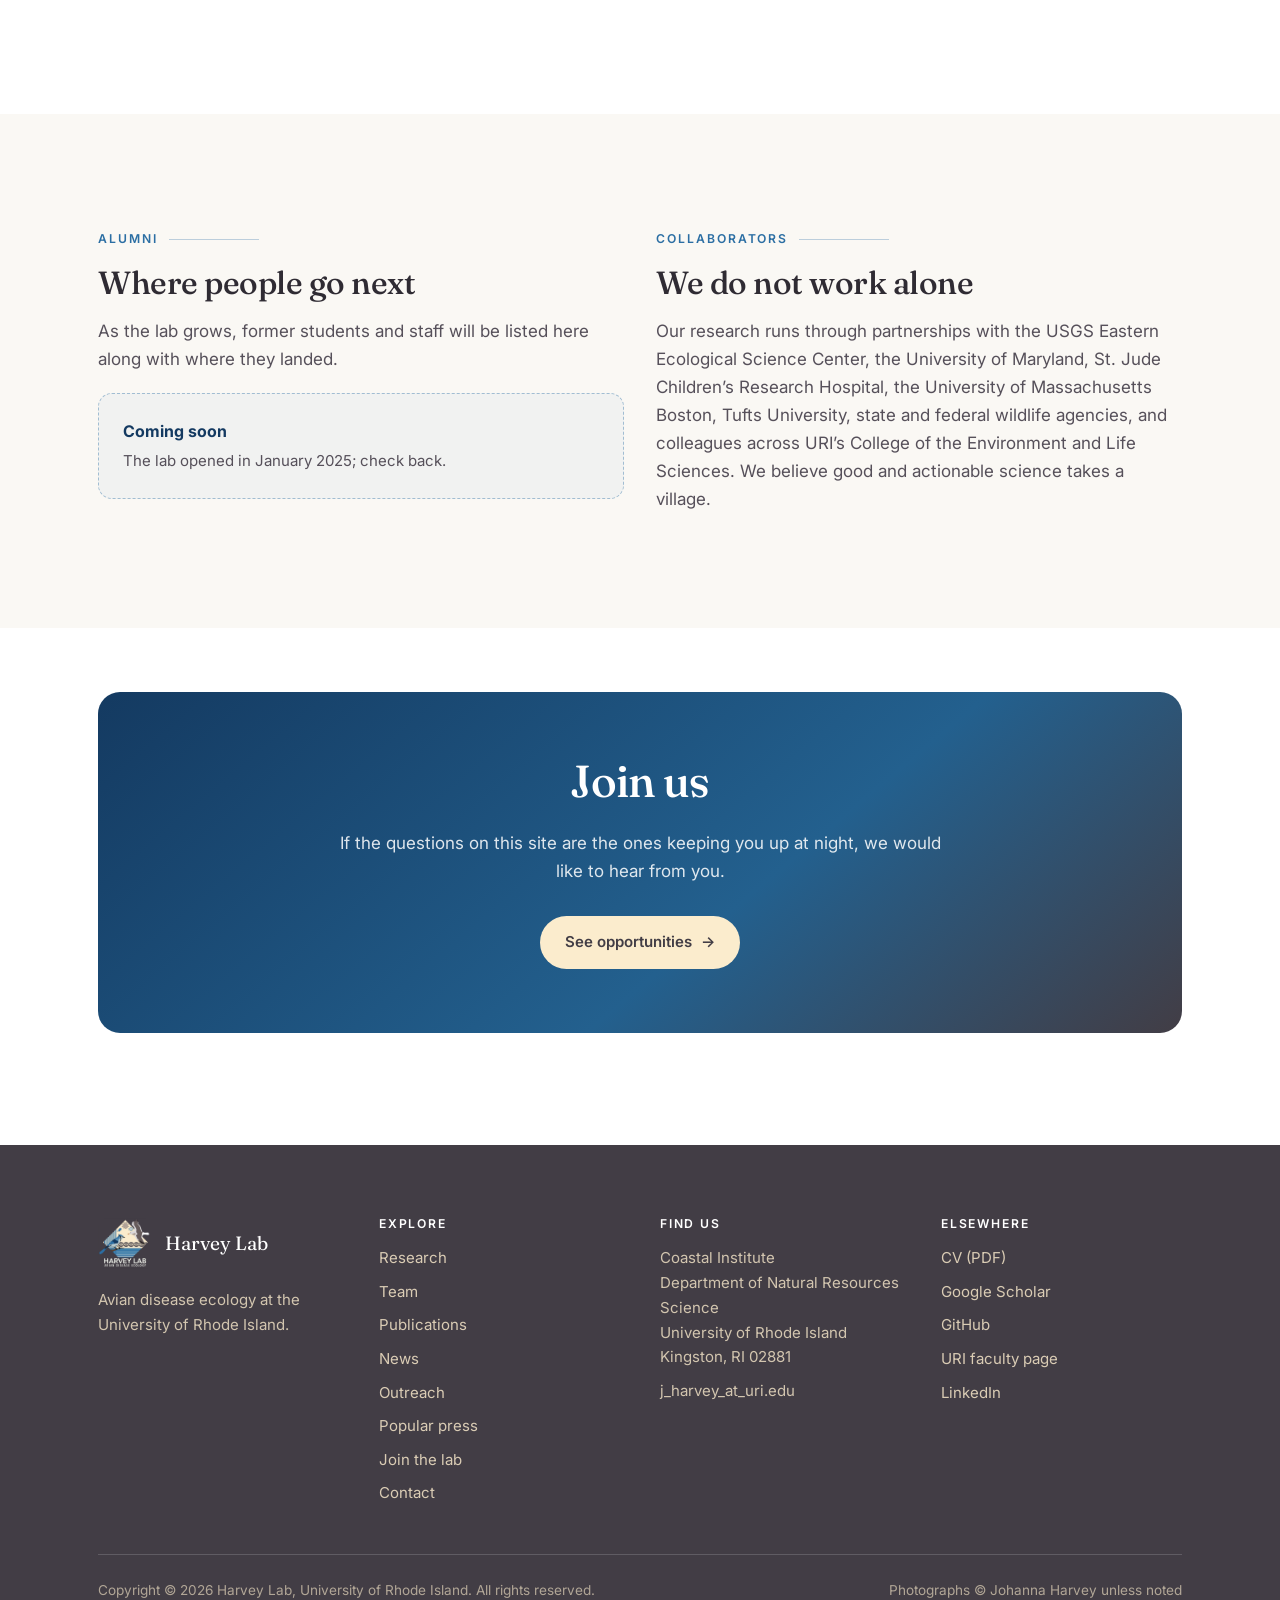
<file: team.html>
<!DOCTYPE html>
<html lang="en">
<head>
<meta charset="utf-8">
<meta name="viewport" content="width=device-width, initial-scale=1">
<title>Team | Harvey Lab</title>
<meta name="description" content="Meet the Harvey Lab: principal investigator Dr. Johanna A. Harvey, graduate students, and undergraduate researchers at the University of Rhode Island.">
<meta property="og:title" content="Team | Harvey Lab">
<meta property="og:description" content="Meet the Harvey Lab: principal investigator Dr. Johanna A. Harvey, graduate students, and undergraduate researchers at the University of Rhode Island.">
<meta property="og:type" content="website">
<meta property="og:image" content="https://aviandiseaselab.com/assets/img/logo-512.png">
<link rel="canonical" href="https://aviandiseaselab.com/team">
<meta property="og:url" content="https://aviandiseaselab.com/team">
<meta property="og:site_name" content="Harvey Lab">
<meta name="twitter:card" content="summary_large_image">
<link rel="icon" href="assets/img/logo-512.png">
<link rel="preconnect" href="https://fonts.googleapis.com">
<link rel="preconnect" href="https://fonts.gstatic.com" crossorigin>
<link href="https://fonts.googleapis.com/css2?family=Fraunces:opsz,wght@9..144,400;9..144,500;9..144,600&family=Inter:wght@400;500;600&display=swap" rel="stylesheet">
<link rel="stylesheet" href="assets/css/site.css">
</head>
<body>
<a class="skip-link" href="#main">Skip to content</a>

<!-- ===== HEADER (identical on every page; edit all pages if you change it) ===== -->
<header class="site-header">
  <div class="wrap site-header__inner">
    <a class="brand" href="index.html">
      <img src="assets/img/logo-512.png" alt="Harvey Lab logo">
      <span class="brand__text">
        <span class="brand__name">Harvey Lab</span>
        <span class="brand__sub">Avian Disease Ecology</span>
      </span>
    </a>
    <button class="nav-toggle" type="button" aria-expanded="false" aria-controls="primary-nav" aria-label="Menu"><span></span></button>
    <nav class="nav" id="primary-nav" aria-label="Primary">
      <a href="index.html">Home</a>
      <a href="research.html">Research</a>
      <a href="team.html" class="is-active">Team</a>
      <a href="publications.html">Publications</a>
      <a href="news.html">News</a>
      <a href="outreach.html">Outreach</a>
      <a href="contact.html">Contact</a>
      <a href="join.html" class="btn btn--primary">Join the Lab</a>
    </nav>
  </div>
</header>

<main id="main">
  <section class="page-head">
    <div class="wrap page-head__inner">
      <p class="eyebrow">People</p>
      <h1>The team</h1>
      <p>A principal investigator, a lab manager, graduate students, and undergraduate researchers, plus room for more. We look for people who are curious, rigorous, and generous with their colleagues.</p>
    </div>
  </section>

  <section class="section">
    <div class="wrap">
      <p class="eyebrow">Principal Investigator</p>
      <div class="pi-card">
        <div class="person__photo" data-initials="JH" data-photo="assets/img/team/harvey.jpg"></div>
        <div class="stack">
          <h2 style="margin-bottom:.1em">Johanna A. Harvey, PhD</h2>
          <p class="person__role" style="font-size:.95rem">Assistant Professor of Wildlife Disease Ecology <span class="person__pronouns">(she/her)</span> &middot; Department of Natural Resources Science</p>
          <p>Johanna is a broadly trained evolutionary ecologist working on wildlife disease ecology, immunogenetics, and conservation and management science. Her research addresses emergent pathogens such as highly pathogenic avian influenza alongside co-evolved pathogens including avian malaria parasites and vampire flies, with the goal of understanding how wild bird populations respond, and how that understanding can be applied to conservation.</p>
          <p>She received her PhD in Wildlife and Fisheries Sciences from Texas A&amp;M University, studying avian malaria diversification. She then held a postdoctoral position with Dr. Sarah Knutie at the University of Connecticut examining urbanization and the invasive parasite <em>Philornis downsi</em> in Darwin&rsquo;s finches in the Gal&aacute;pagos, followed by a Gerstner Scholar Fellowship at the American Museum of Natural History studying avian malaria and range shifts across latitudes with Dr. Susan Perkins. Before joining URI she was a jointly appointed postdoctoral researcher at the University of Maryland and the USGS Eastern Ecological Science Center, within the Disease Decision Analysis and Research group with Drs. Diann Prosser and Jennifer Mullinax.</p>
          <p>Johanna considers herself fortunate to have found science. As a young adult, mentors opened up a world she did not know existed; she now works to provide those same opportunities to others and to build a more inclusive environment in ecology and evolutionary biology.</p>
          <p class="muted" style="font-size:.95rem">Outside the lab: reading fantasy, hiking, gardening, textile crafts, swimming, and spending time with her partner and their golden retriever.</p>
          <p class="person__links">
            <a class="email" data-u="j_harvey" data-d="uri.edu">Email</a>
            <a href="https://scholar.google.com/citations?user=3MKj6IIAAAAJ&amp;hl=en" target="_blank" rel="noopener">Google Scholar</a>
            <a href="https://github.com/JAHarvey" target="_blank" rel="noopener">GitHub</a>
            <a href="assets/files/Harvey_CV.pdf">CV</a>
          </p>
          <p style="margin-top:1.25rem"><a class="btn btn--ghost" href="assets/files/Harvey_CV.pdf" download>Download full CV (PDF) <span class="arrow">&darr;</span></a></p>
        </div>
      </div>

      <div class="grid grid--3" style="margin-top:3rem">
        <div class="card"><h4>Education</h4><p>PhD, Wildlife &amp; Fisheries Sciences, Texas A&amp;M University, 2018<br><br>BS, Wildlife Ecology &amp; Conservation, Texas A&amp;M University, 2010</p></div>
        <div class="card"><h4>Interests</h4><p>Disease ecology &middot; Immunogenetics &middot; Anthropogenic stressors &middot; Decision science &middot; Avian conservation</p></div>
        <div class="card"><h4>Office</h4><p>Coastal Institute<br>University of Rhode Island<br>Kingston, RI 02881</p></div>
      </div>
    </div>
  </section>

  <section class="section section--cream">
    <div class="wrap">
      <p class="eyebrow">The team</p>
      <h2>Researchers &amp; staff</h2>
      <p class="lede" style="max-width:60ch">The people who keep the freezers cold, the samples labeled, and the questions moving forward.</p>

      <div class="grid grid--3" style="margin-top:2.5rem">

        <!-- =====================================================
             TO ADD A LAB MEMBER: copy one <article class="person">
             block, change the name, role, initials, email, and the
             data-photo filename. Drop a square photo at that path
             in assets/img/team/ and it appears automatically;
             until then the card shows their initials.
             ===================================================== -->

        <article class="person">
          <div class="person__photo" data-initials="WY" data-photo="assets/img/team/abbey-yang.jpg"></div>
          <h3 class="person__name">Wenling (Abbey) Yang</h3>
          <p class="person__role">Lab Manager <span class="person__pronouns">(she/her)</span></p>
          <p>I joined the Harvey Lab as Lab Manager with a background in Environment and Sustainability, concentrating on Ecology and Applied Biology. I oversee lab operations and support the lab&rsquo;s research on avian disease ecology by optimizing assays and methods and by training and mentoring students. I am also working on an independent research project on differential RNA expression across host tissues in waterfowl encountering avian influenza. My interests are in how viral pathogens evade host immune defenses, and in molecular diagnostic assays for pathogen surveillance.</p>
          <p class="muted" style="font-size:.9rem">Outside of the lab: tennis, baking, Nintendo Switch games, and FaceTiming my cats.</p>
          <p class="person__links"><a class="email" data-u="wenling.yang" data-d="uri.edu">Email</a></p>
          <p class="person__joined">Joined November 2025</p>
        </article>

        <article class="person">
          <div class="person__photo" data-initials="NB" data-photo="assets/img/team/niel-bauer.jpg"></div>
          <h3 class="person__name">Niel Bauer</h3>
          <p class="person__role">PhD Student <span class="person__pronouns">(he/him)</span></p>
          <p>I&rsquo;m investigating the avian immune response to influenza and the role of reservoir hosts in the dissemination of the influenza virus among wild duck species. Since graduating from Colorado State University in 2021, I&rsquo;ve worked in infectious disease research on various pathogens in a traditional lab setting. Now, in the Harvey Lab, I&rsquo;m happy to have my boots on the ground studying emerging pathogens in their wild reservoirs to push the boundaries on what we know about bird flu in ducks.</p>
          <p class="muted" style="font-size:.9rem">Outside of work: birding, table-top RPGs, baking, and video games (especially puzzle games).</p>
          <p class="person__links"><a class="email" data-u="niel.bauer" data-d="uri.edu">Email</a> <a href="https://github.com/AppleBCN" target="_blank" rel="noopener">GitHub</a></p>
          <p class="person__joined">Joined August 2025</p>
        </article>

        <article class="person">
          <div class="person__photo" data-initials="KD" data-photo="assets/img/team/katie-desantis.jpg"></div>
          <h3 class="person__name">Katie DeSantis</h3>
          <p class="person__role">PhD Student <span class="person__pronouns">(she/her)</span></p>
          <p>I&rsquo;m interested in the effects of environmental change on disease susceptibility, resistance, and population health in avian models. After graduating from Bates College, I spent several years as a research assistant in an environmental neurotoxicology lab. As a new member of the Harvey Lab I look forward to learning from Dr. Harvey&rsquo;s multidisciplinary approach to research as I seek to take my experience researching the effects of stressors on an organism and apply it to issues of wildlife disease and ecological change.</p>
          <p class="muted" style="font-size:.9rem">Outside of work: pottery, rowing, hiking, and quilting.</p>
          <p class="person__joined">Joined August 2026</p>
        </article>

      </div>

      <div class="grid grid--2" style="margin-top:2rem">
        <div class="slot"><strong>Open graduate position</strong> Avian influenza host dynamics and immune response in waterfowl. See <a href="join.html">Join the Lab</a>.</div>
        <div class="slot"><strong>Your name here</strong> Have a question you want to chase? Get in touch before the application deadline.</div>
      </div>
    </div>
  </section>

  <section class="section">
    <div class="wrap">
      <p class="eyebrow">Undergraduates</p>
      <h2>Undergraduate researchers</h2>
      <p class="lede" style="max-width:66ch">URI undergraduates can join for independent research, research credit, honors projects, work-study, or volunteer hours. Roles range from lab work (extractions, assays, sample processing) to fieldwork and data analysis. This is a real research role, not dishwashing.</p>
      <p style="margin-top:1.25rem"><a class="btn btn--primary" href="https://docs.google.com/forms/d/e/1FAIpQLSdU5B9k0k2lYOnmlGCWuczwOmWqXK4Qw4raPWaDjhj9mnHIcQ/viewform" target="_blank" rel="noopener">Undergraduate interest form <span class="arrow">&rarr;</span></a></p>

      <div class="grid grid--3" style="margin-top:2.5rem">

        <article class="person">
          <div class="person__photo" data-initials="ML" data-photo="assets/img/team/miranda-lin.jpg"></div>
          <h3 class="person__name">Miranda Lin</h3>
          <p class="person__role">CELS Summer Research Fellow <span class="person__pronouns">(she/her)</span></p>
          <p>As a URI ESTEEMED undergraduate studying Biotechnology, I joined the Harvey Lab through the CELS Summer Research Fellowship Program hoping to gain hands-on research experience in immunology, build scientific inquiry skills, and learn more about birds. Over the summer I&rsquo;ll be performing hemolysis&ndash;hemagglutination assays on duck serum to assess background immune health.</p>
          <p class="muted" style="font-size:.9rem">Outside of the lab: crocheting and knitting, racquet sports (ping pong, tennis, pickleball), drawing, rhythm games, discovering new music, and hanging out with friends.</p>
          <p class="person__links"><a class="email" data-u="miranda.lin" data-d="uri.edu">Email</a></p>
          <p class="person__joined">Joined May 2026</p>
        </article>

        <article class="person">
          <div class="person__photo" data-initials="TN" data-photo="assets/img/team/thaina-nunes.jpg"></div>
          <h3 class="person__name">Thaina Nunes</h3>
          <p class="person__role">Undergraduate Researcher <span class="person__pronouns">(she/her)</span></p>
          <p>I&rsquo;m a URI undergraduate studying Biological Sciences and Spanish on the pre-medical track. In the Harvey Lab, my research focuses primarily on infectious diseases in wild turkey populations. I assist with processing, labeling, and organizing biological samples to help investigate the pathogens that affect wild turkeys and their overall health. Through this work, I hope to better understand the connections between wildlife disease, environmental health, and human health while gaining hands-on experience in disease ecology and laboratory research.</p>
          <p class="muted" style="font-size:.9rem">Outside of the lab: swimming, painting, going to the beach, and spending time with friends and family.</p>
          <p class="person__links"><a class="email" data-u="thaina.nunes" data-d="uri.edu">Email</a></p>
          <p class="person__joined">Joined July 2025</p>
        </article>

        <div class="slot"><strong>Interested in joining?</strong> Fill out the <a href="https://docs.google.com/forms/d/e/1FAIpQLSdU5B9k0k2lYOnmlGCWuczwOmWqXK4Qw4raPWaDjhj9mnHIcQ/viewform" target="_blank" rel="noopener">undergraduate interest form</a> and we will be in touch when a position opens up.</div>
      </div>
    </div>
  </section>

  <section class="section section--paper">
    <div class="wrap">
      <div class="grid grid--2">
        <div>
          <p class="eyebrow">Alumni</p>
          <h2 style="font-size:clamp(1.5rem,2.6vw,2rem)">Where people go next</h2>
          <p class="muted">As the lab grows, former students and staff will be listed here along with where they landed.</p>
          <div class="slot" style="margin-top:1.25rem"><strong>Coming soon</strong> The lab opened in January 2025; check back.</div>
        </div>
        <div>
          <p class="eyebrow">Collaborators</p>
          <h2 style="font-size:clamp(1.5rem,2.6vw,2rem)">We do not work alone</h2>
          <p class="muted">Our research runs through partnerships with the USGS Eastern Ecological Science Center, the University of Maryland, St. Jude Children&rsquo;s Research Hospital, the University of Massachusetts Boston, Tufts University, state and federal wildlife agencies, and colleagues across URI&rsquo;s College of the Environment and Life Sciences. We believe good and actionable science takes a village.</p>
          <!-- Add named collaborators and institution logos here as the network grows. -->
        </div>
      </div>
    </div>
  </section>

  <section class="section--tight" style="padding-bottom:clamp(4rem,9vw,7rem)">
    <div class="wrap">
      <div class="cta">
        <h2>Join us</h2>
        <p>If the questions on this site are the ones keeping you up at night, we would like to hear from you.</p>
        <div class="cta__actions">
          <a class="btn btn--light" href="join.html">See opportunities <span class="arrow">&rarr;</span></a>
        </div>
      </div>
    </div>
  </section>

</main>

<!-- ===== FOOTER (identical on every page) ===== -->
<footer class="site-footer">
  <div class="wrap">
    <div class="footer-grid">
      <div>
        <div class="footer-brand">
          <img src="assets/img/logo-512.png" alt="">
          <span>Harvey Lab</span>
        </div>
        <p style="font-size:.94rem;max-width:30ch">Avian disease ecology at the University of Rhode Island.</p>
      </div>
      <div>
        <h4>Explore</h4>
        <ul>
          <li><a href="research.html">Research</a></li>
          <li><a href="team.html">Team</a></li>
          <li><a href="publications.html">Publications</a></li>
          <li><a href="news.html">News</a></li>
          <li><a href="outreach.html">Outreach</a></li>
          <li><a href="press.html">Popular press</a></li>
          <li><a href="join.html">Join the lab</a></li>
          <li><a href="contact.html">Contact</a></li>
        </ul>
      </div>
      <div>
        <h4>Find us</h4>
        <ul>
          <li>Coastal Institute<br>Department of Natural Resources Science<br>University of Rhode Island<br>Kingston, RI 02881</li>
          <li><a class="email" data-u="j_harvey" data-d="uri.edu">j_harvey_at_uri.edu</a></li>
        </ul>
      </div>
      <div>
        <h4>Elsewhere</h4>
        <ul>
          <li><a href="assets/files/Harvey_CV.pdf">CV (PDF)</a></li>
          <li><a href="https://scholar.google.com/citations?user=3MKj6IIAAAAJ&amp;hl=en" target="_blank" rel="noopener">Google Scholar</a></li>
          <li><a href="https://github.com/JAHarvey" target="_blank" rel="noopener">GitHub</a></li>
          <li><a href="https://web.uri.edu/nrs/meet/johanna-harvey/" target="_blank" rel="noopener">URI faculty page</a></li>
          <li><a href="https://www.linkedin.com/in/johanna-harvey-0255771bb/" target="_blank" rel="noopener">LinkedIn</a></li>
        </ul>
      </div>
    </div>
    <div class="footer-bottom">
      <span>Copyright &copy; <span data-year>2026</span> Harvey Lab, University of Rhode Island. All rights reserved.</span>
      <span>Photographs &copy; Johanna Harvey unless noted</span>
    </div>
  </div>
</footer>

<script src="assets/js/site.js"></script>
</body>
</html>
</file>
<file: assets/css/site.css>
/* ============================================================
   Harvey Lab — Avian Disease Ecology
   Design system. Colors sampled from the lab logo.
   ============================================================ */

:root {
  /* Core palette (from logo) */
  --ink:        #2f2b33;   /* deepest text */
  --charcoal:   #423d45;   /* logo background plum-charcoal */
  --charcoal-2: #56505a;
  --cream:      #fbeccd;   /* logo diamond */
  --cream-soft: #fdf6e8;
  --blue:       #2b6ea3;   /* logo jay blue */
  --blue-deep:  #143a61;   /* logo dark stripe */
  --blue-soft:  #578eb1;
  --blue-pale:  #b9cace;
  --paper:      #ffffff;
  --paper-warm: #faf8f4;
  --line:       rgba(47, 43, 51, 0.12);
  --line-light: rgba(255, 255, 255, 0.16);

  /* Type */
  --font-display: "Fraunces", "Iowan Old Style", Georgia, serif;
  --font-body: "Inter", -apple-system, BlinkMacSystemFont, "Segoe UI", Helvetica, Arial, sans-serif;

  /* Layout */
  --wrap: 1180px;
  --wrap-narrow: 760px;
  --gutter: clamp(1.25rem, 4vw, 3rem);
  --radius: 14px;
  --radius-lg: 22px;

  /* Motion */
  --ease: cubic-bezier(0.16, 1, 0.3, 1);
}

/* ---------- Reset ---------- */
*, *::before, *::after { box-sizing: border-box; }
html { -webkit-text-size-adjust: 100%; scroll-behavior: smooth; scroll-padding-top: 90px; }
body {
  margin: 0;
  font-family: var(--font-body);
  font-size: 17px;
  line-height: 1.65;
  color: var(--ink);
  background: var(--paper);
  -webkit-font-smoothing: antialiased;
}
/* height:auto stops width/height attributes from stretching an image */
img { max-width: 100%; height: auto; display: block; }
a { color: var(--blue-deep); text-decoration-thickness: 1px; text-underline-offset: 3px; }
a:hover { color: var(--blue); }
h1, h2, h3, h4 {
  font-family: var(--font-display);
  font-weight: 500;
  line-height: 1.12;
  letter-spacing: -0.015em;
  margin: 0 0 0.5em;
  text-wrap: balance;
}
h1 { font-size: clamp(2.4rem, 5.6vw, 4.1rem); }
h2 { font-size: clamp(1.85rem, 3.6vw, 2.8rem); }
h3 { font-size: clamp(1.25rem, 2vw, 1.55rem); }
h4 { font-size: 1.08rem; font-family: var(--font-body); font-weight: 600; letter-spacing: 0; }
p  { margin: 0 0 1.15em; }
p:last-child { margin-bottom: 0; }

/* ---------- Utilities ---------- */
.wrap { width: 100%; max-width: var(--wrap); margin-inline: auto; padding-inline: var(--gutter); }
.wrap-narrow { max-width: var(--wrap-narrow); }
.section { padding-block: clamp(4rem, 9vw, 7.5rem); }
.section--tight { padding-block: clamp(2.75rem, 5vw, 4.25rem); }
.section--cream { background: var(--cream-soft); }
.section--paper { background: var(--paper-warm); }
.section--dark { background: var(--charcoal); color: var(--cream-soft); }
.section--dark h1, .section--dark h2, .section--dark h3 { color: #fff; }
.section--dark a { color: var(--cream); }

.eyebrow {
  font-family: var(--font-body);
  font-size: 0.76rem;
  font-weight: 600;
  letter-spacing: 0.16em;
  text-transform: uppercase;
  color: var(--blue);
  margin: 0 0 1rem;
  display: flex;
  align-items: center;
  gap: 0.7rem;
}
.eyebrow::after { content: ""; flex: 1; height: 1px; background: currentColor; opacity: 0.3; max-width: 90px; }
.section--dark .eyebrow { color: var(--blue-pale); }

/* Logo mark sitting in the empty left column of a .split section */
.section-mark {
  width: 100%;
  margin-top: 1.5rem;
}
/* gives the logo column more room than a standard .split */
@media (min-width: 900px) {
  .split--mark { grid-template-columns: 1.25fr 1fr; }
}
@media (max-width: 899px) {
  .section-mark { width: min(80%, 360px); margin-top: 1.5rem; }
}

.lede { font-size: clamp(1.1rem, 1.7vw, 1.32rem); line-height: 1.6; color: var(--charcoal-2); }
.section--dark .lede { color: rgba(251, 236, 205, 0.86); }
.muted { color: var(--charcoal-2); }
.center { text-align: center; }
.stack > * + * { margin-top: 1.15rem; }

.btn {
  display: inline-flex; align-items: center; gap: 0.55rem;
  font-family: var(--font-body); font-size: 0.94rem; font-weight: 600;
  padding: 0.82rem 1.5rem; border-radius: 999px;
  text-decoration: none; border: 1.5px solid transparent;
  transition: transform 0.25s var(--ease), background 0.25s, color 0.25s, border-color 0.25s;
}
.btn:hover { transform: translateY(-2px); }
.btn--primary { background: var(--blue-deep); color: #fff; }
.btn--primary:hover { background: var(--blue); color: #fff; }
.btn--ghost { border-color: var(--line); color: var(--ink); background: transparent; }
.btn--ghost:hover { border-color: var(--blue); color: var(--blue-deep); }
.btn--light { background: var(--cream); color: var(--charcoal); }
.btn--light:hover { background: #fff; color: var(--charcoal); }
.btn--outline-light { border-color: var(--line-light); color: var(--cream-soft); }
.btn--outline-light:hover { border-color: var(--cream); color: #fff; }
.btn .arrow { transition: transform 0.25s var(--ease); }
.btn:hover .arrow { transform: translateX(3px); }

.link-arrow {
  display: inline-flex; align-items: center; gap: 0.4rem;
  font-weight: 600; font-size: 0.95rem; text-decoration: none;
  color: var(--blue-deep); border-bottom: 1.5px solid rgba(20, 58, 97, 0.25);
  padding-bottom: 2px; transition: border-color 0.25s, gap 0.25s var(--ease);
}
.link-arrow:hover { border-color: var(--blue); gap: 0.65rem; }

/* ---------- Header ---------- */
.site-header {
  position: sticky; top: 0; z-index: 100;
  background: rgba(255, 255, 255, 0.86);
  backdrop-filter: saturate(160%) blur(14px);
  -webkit-backdrop-filter: saturate(160%) blur(14px);
  border-bottom: 1px solid transparent;
  transition: border-color 0.3s, box-shadow 0.3s;
}
.site-header.is-stuck { border-bottom-color: var(--line); box-shadow: 0 6px 26px -20px rgba(0,0,0,0.5); }
.site-header__inner {
  display: flex; align-items: center; justify-content: space-between;
  gap: 1.5rem; min-height: 76px;
}
.brand { display: flex; align-items: center; gap: 0.75rem; text-decoration: none; color: var(--ink); }
.brand img { width: 46px; height: 46px; border-radius: 10px; object-fit: contain; }
.brand__text { display: flex; flex-direction: column; line-height: 1.1; }
.brand__name { font-family: var(--font-display); font-size: 1.24rem; font-weight: 600; letter-spacing: -0.01em; }
.brand__sub { font-size: 0.66rem; letter-spacing: 0.15em; text-transform: uppercase; color: var(--blue); font-weight: 600; }

.nav { display: flex; align-items: center; gap: 0.35rem; }
.nav a {
  font-size: 0.93rem; font-weight: 500; text-decoration: none; color: var(--charcoal-2);
  padding: 0.5rem 0.72rem; border-radius: 8px; transition: color 0.2s, background 0.2s;
}
.nav a:hover { color: var(--ink); background: rgba(43, 110, 163, 0.08); }
.nav a.is-active { color: var(--blue-deep); font-weight: 600; }
.nav .btn { margin-left: 0.5rem; padding: 0.6rem 1.15rem; font-size: 0.88rem; }

.nav-toggle {
  display: none; background: none; border: 1px solid var(--line);
  width: 44px; height: 44px; border-radius: 10px; cursor: pointer;
  align-items: center; justify-content: center; padding: 0;
}
.nav-toggle span, .nav-toggle span::before, .nav-toggle span::after {
  content: ""; display: block; width: 19px; height: 1.8px; background: var(--ink);
  border-radius: 2px; transition: transform 0.3s var(--ease), opacity 0.2s;
}
.nav-toggle span::before { transform: translateY(-6px); }
.nav-toggle span::after  { transform: translateY(4.2px); }
.nav-toggle[aria-expanded="true"] span { background: transparent; }
.nav-toggle[aria-expanded="true"] span::before { transform: rotate(45deg); }
.nav-toggle[aria-expanded="true"] span::after  { transform: rotate(-45deg) translateY(0); }

@media (max-width: 940px) {
  .nav-toggle { display: inline-flex; }
  .nav {
    position: fixed; inset: 76px 0 auto 0;
    flex-direction: column; align-items: stretch; gap: 0;
    background: var(--paper); border-bottom: 1px solid var(--line);
    padding: 0.75rem var(--gutter) 1.5rem;
    transform: translateY(-8px); opacity: 0; pointer-events: none;
    transition: opacity 0.25s, transform 0.25s var(--ease);
    max-height: calc(100vh - 76px); overflow-y: auto;
  }
  .nav.is-open { opacity: 1; transform: none; pointer-events: auto; }
  .nav a { padding: 0.85rem 0.25rem; border-bottom: 1px solid var(--line); border-radius: 0; font-size: 1.02rem; }
  .nav .btn { margin: 1rem 0 0; justify-content: center; border-bottom: none; }
}

/* ---------- Hero ---------- */
.hero {
  position: relative; isolation: isolate;
  min-height: clamp(520px, 82vh, 780px);
  display: flex; align-items: flex-end;
  background: linear-gradient(150deg, var(--blue-deep) 0%, #1d5583 42%, var(--charcoal) 100%);
  color: #fff; overflow: hidden;
}
/* Drop a photo at assets/img/hero.jpg and it becomes the background automatically. */
.hero__media {
  position: absolute; inset: 0; z-index: -2;
  background-image: url("../img/hero.jpg");
  background-size: cover; background-position: center 45%;
}
.hero::after {
  content: ""; position: absolute; inset: 0; z-index: -1;
  background:
    radial-gradient(125% 95% at 12% 100%, rgba(20, 58, 97, 0.88) 0%, rgba(20, 58, 97, 0.30) 58%, transparent 82%),
    linear-gradient(to top, rgba(35, 32, 38, 0.86) 0%, rgba(35, 32, 38, 0.30) 48%, rgba(35, 32, 38, 0.06) 100%);
}
.hero__inner { padding-block: clamp(3rem, 8vw, 6rem); width: 100%; }
.hero h1 { color: #fff; max-width: 16ch; margin-bottom: 1.1rem; }
.hero__rotator {
  display: block; min-height: 1.15em;
}
.hero__rotator span {
  display: inline-block;
  animation: heroIn 0.7s var(--ease) both;
}
@keyframes heroIn { from { opacity: 0; transform: translateY(0.35em); } to { opacity: 1; transform: none; } }
.hero p { color: rgba(255,255,255,0.9); max-width: 54ch; font-size: clamp(1.05rem, 1.6vw, 1.22rem); }
.hero__actions { display: flex; flex-wrap: wrap; gap: 0.8rem; margin-top: 2rem; }
.hero__scroll {
  position: absolute; right: var(--gutter); bottom: 2.2rem;
  font-size: 0.72rem; letter-spacing: 0.18em; text-transform: uppercase;
  color: rgba(255,255,255,0.65); writing-mode: vertical-rl; text-decoration: none;
}
@media (max-width: 700px) { .hero__scroll { display: none; } }

/* Page header (interior pages) */
.page-head {
  background: linear-gradient(160deg, var(--charcoal) 0%, #35313a 55%, var(--blue-deep) 140%);
  color: #fff; padding-block: clamp(3.5rem, 8vw, 6rem);
  position: relative; overflow: hidden;
}
.page-head::before {
  content: ""; position: absolute; right: -8%; top: -40%;
  width: 46vw; height: 46vw; border-radius: 50%;
  background: radial-gradient(circle, rgba(43,110,163,0.45) 0%, transparent 68%);
}
.page-head__inner { position: relative; }
.page-head h1 { color: #fff; margin-bottom: 0.7rem; }
.page-head p { color: rgba(251, 236, 205, 0.85); max-width: 62ch; font-size: clamp(1.02rem, 1.5vw, 1.18rem); }
.page-head .eyebrow { color: var(--blue-pale); }

/* ---------- Grids & cards ---------- */
.grid { display: grid; gap: clamp(1.25rem, 2.5vw, 2rem); }
.grid--2 { grid-template-columns: repeat(auto-fit, minmax(300px, 1fr)); }
.grid--3 { grid-template-columns: repeat(auto-fit, minmax(280px, 1fr)); }
.grid--4 { grid-template-columns: repeat(auto-fit, minmax(215px, 1fr)); }

.split { display: grid; gap: clamp(2rem, 5vw, 4.5rem); align-items: start; }
@media (min-width: 900px) { .split { grid-template-columns: 0.85fr 1.15fr; } .split--even { grid-template-columns: 1fr 1fr; } }

.card {
  background: var(--paper); border: 1px solid var(--line); border-radius: var(--radius);
  padding: clamp(1.4rem, 2.5vw, 2rem);
  transition: transform 0.3s var(--ease), box-shadow 0.3s, border-color 0.3s;
}
.card--link:hover { transform: translateY(-4px); box-shadow: 0 20px 44px -30px rgba(20, 58, 97, 0.55); border-color: rgba(43,110,163,0.4); }
.card h3 { margin-bottom: 0.45rem; }
.card p { font-size: 0.98rem; color: var(--charcoal-2); }
.card__num {
  font-family: var(--font-display); font-size: 0.9rem; color: var(--blue);
  display: block; margin-bottom: 0.9rem; letter-spacing: 0.08em;
}
.card--dark { background: rgba(255,255,255,0.05); border-color: var(--line-light); }
.card--dark p { color: rgba(251, 236, 205, 0.8); }

/* Research theme card with image slot */
.theme {
  display: flex; flex-direction: column; overflow: hidden;
  border-radius: var(--radius-lg); border: 1px solid var(--line); background: var(--paper);
  transition: transform 0.3s var(--ease), box-shadow 0.3s;
}
.theme:hover { transform: translateY(-4px); box-shadow: 0 26px 50px -34px rgba(20,58,97,0.6); }
.theme__img {
  aspect-ratio: 16 / 10; background-size: cover; background-position: center;
  background-color: var(--blue-pale);
  background-image: linear-gradient(135deg, var(--blue-deep), var(--blue-soft));
  position: relative;
}
/* keeps the corner label readable over a photo */
.theme__img::after {
  content: ""; position: absolute; inset: auto 0 0 0; height: 50%;
  background: linear-gradient(to top, rgba(28, 26, 31, 0.62), transparent);
}
.theme__img span {
  position: absolute; left: 1rem; bottom: 1rem; z-index: 1;
  font-size: 0.68rem; letter-spacing: 0.14em; text-transform: uppercase;
  color: rgba(255,255,255,0.9); text-shadow: 0 1px 3px rgba(0,0,0,0.4);
}
.theme__body { padding: clamp(1.35rem, 2.2vw, 1.9rem); flex: 1; display: flex; flex-direction: column; }
.theme__body p { font-size: 0.98rem; color: var(--charcoal-2); flex: 1; }
.theme__body .link-arrow { margin-top: 1.2rem; align-self: flex-start; }

/* Stat strip */
.stats { display: grid; grid-template-columns: repeat(auto-fit, minmax(180px, 1fr)); gap: 1.5rem; }
.stat__num {
  font-family: var(--font-display); font-size: clamp(2.4rem, 5vw, 3.4rem);
  line-height: 1; color: var(--cream); display: block; margin-bottom: 0.4rem;
}
.stat__label { font-size: 0.9rem; color: rgba(251,236,205,0.78); }

/* Journal cover / portrait artwork panel — for tall images that would be
   destroyed by a landscape crop. Shows the full image, never crops it. */
.cover-panel {
  margin: 0; display: grid; gap: 1.1rem; justify-items: center;
  background: linear-gradient(155deg, #ffffff 0%, #f3f6f8 55%, #e9eef1 100%);
  border: 1px solid var(--line); border-radius: var(--radius-lg);
  padding: clamp(1.5rem, 3.5vw, 2.75rem);
}
.cover-panel a { display: block; line-height: 0; transition: transform 0.35s var(--ease); }
.cover-panel a:hover { transform: translateY(-4px); }
.cover-panel img {
  max-height: 540px; width: auto; height: auto; max-width: 100%; border-radius: 4px;
  box-shadow: 0 26px 52px -26px rgba(20, 58, 97, 0.6), 0 2px 6px rgba(0, 0, 0, 0.12);
}
.cover-panel figcaption {
  font-size: 0.78rem; letter-spacing: 0.12em; text-transform: uppercase;
  color: var(--charcoal-2); text-align: center; line-height: 1.6;
}
.section--dark .cover-panel {
  background: rgba(255, 255, 255, 0.06); border-color: var(--line-light);
}
.section--dark .cover-panel figcaption { color: rgba(251, 236, 205, 0.75); }

/* Wide variant — for landscape figures and graphical abstracts */
.cover-panel--wide { padding: clamp(1rem, 2vw, 1.75rem); }
.cover-panel--wide a { width: 100%; }
.cover-panel--wide img { max-height: none; width: 100%; height: auto; border-radius: 6px; }
.cover-panel--wide figcaption { max-width: 74ch; text-transform: none; letter-spacing: 0; font-size: 0.92rem; }
.cover-panel--wide .credit {
  display: block; margin-top: 0.5rem; font-size: 0.82rem;
  letter-spacing: 0.06em; text-transform: uppercase; color: var(--charcoal-2);
}

/* Highlighted publication callout */
.pub-highlight {
  border-left: 3px solid var(--blue); background: rgba(43, 110, 163, 0.05);
  border-radius: 0 var(--radius) var(--radius) 0;
  padding: 1.1rem 1.35rem; margin-top: 1.5rem;
}
.pub-highlight .label {
  font-size: 0.72rem; letter-spacing: 0.14em; text-transform: uppercase;
  color: var(--blue); font-weight: 600; display: block; margin-bottom: 0.5rem;
}
.pub-highlight p { font-size: 0.94rem; line-height: 1.55; color: var(--charcoal-2); }
.section--dark .pub-highlight {
  border-left-color: var(--blue-pale); background: rgba(255, 255, 255, 0.06);
}

/* Feature block with image */
.feature__img {
  border-radius: var(--radius-lg); aspect-ratio: 4 / 3; overflow: hidden;
  background: linear-gradient(150deg, var(--blue-deep), var(--blue-soft) 60%, var(--cream));
  background-size: cover; background-position: center;
}

/* ---------- Team ---------- */
.person { text-align: left; }
.person__photo {
  aspect-ratio: 1 / 1; border-radius: var(--radius-lg); overflow: hidden;
  background: linear-gradient(150deg, var(--blue-pale), var(--cream));
  background-size: cover; background-position: center top;
  margin-bottom: 1rem; position: relative;
}
.person__photo::after {
  content: attr(data-initials);
  position: absolute; inset: 0; display: grid; place-items: center;
  font-family: var(--font-display); font-size: 2.6rem; color: rgba(20,58,97,0.35);
}
.person__photo[style*="url"]::after,
.person__photo.has-photo::after { content: none; }
.person__pronouns { font-size: .8rem; color: var(--charcoal-2); font-weight: 400; }
/* Obfuscated email links — href is added by site.js at runtime */
a.email { cursor: pointer; color: var(--blue-deep); text-decoration: underline;
  text-decoration-thickness: 1px; text-underline-offset: 3px; word-break: break-word; }
a.email:hover { color: var(--blue); }
.site-footer a.email, .section--dark a.email, .cta a.email { color: inherit; }
a.email.btn { text-decoration: none; }
.person__joined { font-size: .84rem; color: var(--charcoal-2); margin: .5rem 0 0; }
.person__name { font-family: var(--font-display); font-size: 1.2rem; margin: 0 0 0.15rem; }
.person__role { font-size: 0.86rem; color: var(--blue); font-weight: 600; letter-spacing: 0.03em; margin: 0 0 0.6rem; }
.person p { font-size: 0.95rem; color: var(--charcoal-2); }
.person__links { display: flex; gap: 0.75rem; margin-top: 0.75rem; font-size: 0.85rem; }

.pi-card { display: grid; gap: clamp(1.75rem, 4vw, 3rem); align-items: start; }
@media (min-width: 820px) { .pi-card { grid-template-columns: 300px 1fr; } }
.pi-card .person__photo { margin-bottom: 0; }

.slot {
  border: 1.5px dashed rgba(43,110,163,0.4); border-radius: var(--radius);
  padding: 1.5rem; background: rgba(43,110,163,0.04); color: var(--charcoal-2);
  font-size: 0.94rem;
}
.slot strong { color: var(--blue-deep); display: block; margin-bottom: 0.3rem; font-size: 1rem; }

/* ---------- Publications ---------- */
.pub-controls {
  display: flex; flex-wrap: wrap; gap: 0.9rem; align-items: center;
  margin-bottom: 2.25rem; padding-bottom: 1.5rem; border-bottom: 1px solid var(--line);
}
.pub-search {
  flex: 1 1 260px; min-width: 220px;
  padding: 0.72rem 1rem; border: 1px solid var(--line); border-radius: 999px;
  font: inherit; font-size: 0.95rem; background: var(--paper);
}
.pub-search:focus { outline: 2px solid rgba(43,110,163,0.35); outline-offset: 1px; border-color: var(--blue); }
.chips { display: flex; flex-wrap: wrap; gap: 0.4rem; }
.chip {
  font: inherit; font-size: 0.84rem; font-weight: 500; cursor: pointer;
  padding: 0.45rem 0.95rem; border-radius: 999px;
  border: 1px solid var(--line); background: transparent; color: var(--charcoal-2);
  transition: all 0.2s;
}
.chip:hover { border-color: var(--blue); color: var(--blue-deep); }
.chip.is-active { background: var(--blue-deep); border-color: var(--blue-deep); color: #fff; }

.pub-year {
  font-family: var(--font-display); font-size: 1.6rem; color: var(--blue-deep);
  margin: 2.5rem 0 1rem; padding-bottom: 0.4rem; border-bottom: 2px solid var(--cream);
}
.pub-year:first-of-type { margin-top: 0; }
.pub {
  padding: 1.15rem 0; border-bottom: 1px solid var(--line);
  display: grid; gap: 0.3rem;
}
.pub__title { font-size: 1.04rem; font-weight: 600; line-height: 1.4; margin: 0; }
.pub__title a { text-decoration: none; }
.pub__title a:hover { text-decoration: underline; }
.pub__authors { font-size: 0.92rem; color: var(--charcoal-2); }
.pub__authors .me { color: var(--ink); font-weight: 600; }
.pub__meta { font-size: 0.88rem; color: var(--blue); display: flex; flex-wrap: wrap; gap: 0.65rem; align-items: center; }
.pub__journal { font-style: italic; }
.pub__tag {
  font-size: 0.7rem; letter-spacing: 0.08em; text-transform: uppercase; font-weight: 600;
  background: var(--cream); color: var(--charcoal); padding: 0.2rem 0.55rem; border-radius: 4px;
}
.pub__empty { padding: 2.5rem 0; color: var(--charcoal-2); }

/* ---------- News ---------- */
.news-item {
  display: grid; gap: 0.5rem 2rem; padding: 1.75rem 0; border-bottom: 1px solid var(--line);
}
@media (min-width: 760px) { .news-item { grid-template-columns: 150px 1fr; } }
.news-item__date {
  font-size: 0.8rem; letter-spacing: 0.12em; text-transform: uppercase;
  color: var(--blue); font-weight: 600; padding-top: 0.35rem;
}
.news-item h3 { font-size: 1.28rem; margin-bottom: 0.35rem; }
.news-item p { font-size: 0.98rem; color: var(--charcoal-2); }

/* ---------- Quote ---------- */
.quote { max-width: 760px; margin-inline: auto; text-align: center; }
.quote blockquote {
  margin: 0 0 1.25rem; font-family: var(--font-display); font-weight: 400;
  font-size: clamp(1.35rem, 2.8vw, 1.95rem); line-height: 1.35; color: var(--ink);
}
.section--dark .quote blockquote { color: var(--cream-soft); }
.quote cite { font-style: normal; font-size: 0.88rem; letter-spacing: 0.1em; text-transform: uppercase; color: var(--blue); }
.section--dark .quote cite { color: var(--blue-pale); }

/* ---------- Callout / CTA ---------- */
.cta {
  border-radius: var(--radius-lg); padding: clamp(2.25rem, 5vw, 4rem);
  background: linear-gradient(140deg, var(--blue-deep) 0%, #23608e 60%, var(--charcoal) 100%);
  color: #fff; text-align: center;
}
.cta h2 { color: #fff; }
.cta p { color: rgba(255,255,255,0.86); max-width: 56ch; margin-inline: auto; }
.cta__actions { display: flex; flex-wrap: wrap; gap: 0.8rem; justify-content: center; margin-top: 1.9rem; }

/* ---------- Contact ---------- */
.contact-list { list-style: none; padding: 0; margin: 0; display: grid; gap: 1.1rem; }
.contact-list li { display: grid; gap: 0.15rem; }
.contact-list dt, .contact-list .label {
  font-size: 0.74rem; letter-spacing: 0.14em; text-transform: uppercase;
  color: var(--blue); font-weight: 600;
}
.form-field { display: grid; gap: 0.4rem; margin-bottom: 1.1rem; }
.form-field label { font-size: 0.88rem; font-weight: 600; }
.form-field input, .form-field textarea {
  font: inherit; font-size: 0.97rem; padding: 0.75rem 0.95rem;
  border: 1px solid var(--line); border-radius: 10px; background: var(--paper);
}
.form-field input:focus, .form-field textarea:focus {
  outline: 2px solid rgba(43,110,163,0.3); outline-offset: 1px; border-color: var(--blue);
}
.form-field textarea { min-height: 150px; resize: vertical; }

/* ---------- Footer ---------- */
.site-footer { background: var(--charcoal); color: rgba(251, 236, 205, 0.78); padding-block: clamp(3rem, 6vw, 4.5rem) 2rem; }
.site-footer h4 { color: #fff; font-size: 0.76rem; letter-spacing: 0.15em; text-transform: uppercase; margin-bottom: 1rem; }
.site-footer a { color: rgba(251, 236, 205, 0.82); text-decoration: none; }
.site-footer a:hover { color: #fff; text-decoration: underline; }
.footer-grid { display: grid; gap: 2.5rem; grid-template-columns: repeat(auto-fit, minmax(190px, 1fr)); }
.footer-grid ul { list-style: none; margin: 0; padding: 0; display: grid; gap: 0.55rem; font-size: 0.94rem; }
.footer-brand { display: flex; align-items: center; gap: 0.8rem; margin-bottom: 1.1rem; }
.footer-brand img { width: 54px; height: 54px; border-radius: 12px; object-fit: contain; }
.footer-brand span { font-family: var(--font-display); font-size: 1.2rem; color: #fff; }
.footer-bottom {
  margin-top: 3rem; padding-top: 1.5rem; border-top: 1px solid var(--line-light);
  display: flex; flex-wrap: wrap; gap: 1rem; justify-content: space-between;
  font-size: 0.85rem; color: rgba(251, 236, 205, 0.6);
}

/* ---------- Reveal on scroll ---------- */
.reveal { opacity: 0; transform: translateY(18px); transition: opacity 0.7s var(--ease), transform 0.7s var(--ease); }
.reveal.is-visible { opacity: 1; transform: none; }

@media (prefers-reduced-motion: reduce) {
  html { scroll-behavior: auto; }
  *, *::before, *::after { animation-duration: 0.01ms !important; transition-duration: 0.01ms !important; }
  .reveal { opacity: 1; transform: none; }
}

/* ---------- Print / a11y ---------- */
:focus-visible { outline: 2px solid var(--blue); outline-offset: 2px; border-radius: 4px; }
.skip-link {
  position: absolute; left: -9999px; top: 0; background: var(--blue-deep); color: #fff;
  padding: 0.75rem 1.25rem; z-index: 200; border-radius: 0 0 8px 0;
}
.skip-link:focus { left: 0; }
.visually-hidden {
  position: absolute; width: 1px; height: 1px; padding: 0; margin: -1px;
  overflow: hidden; clip: rect(0 0 0 0); white-space: nowrap; border: 0;
}
</file>
